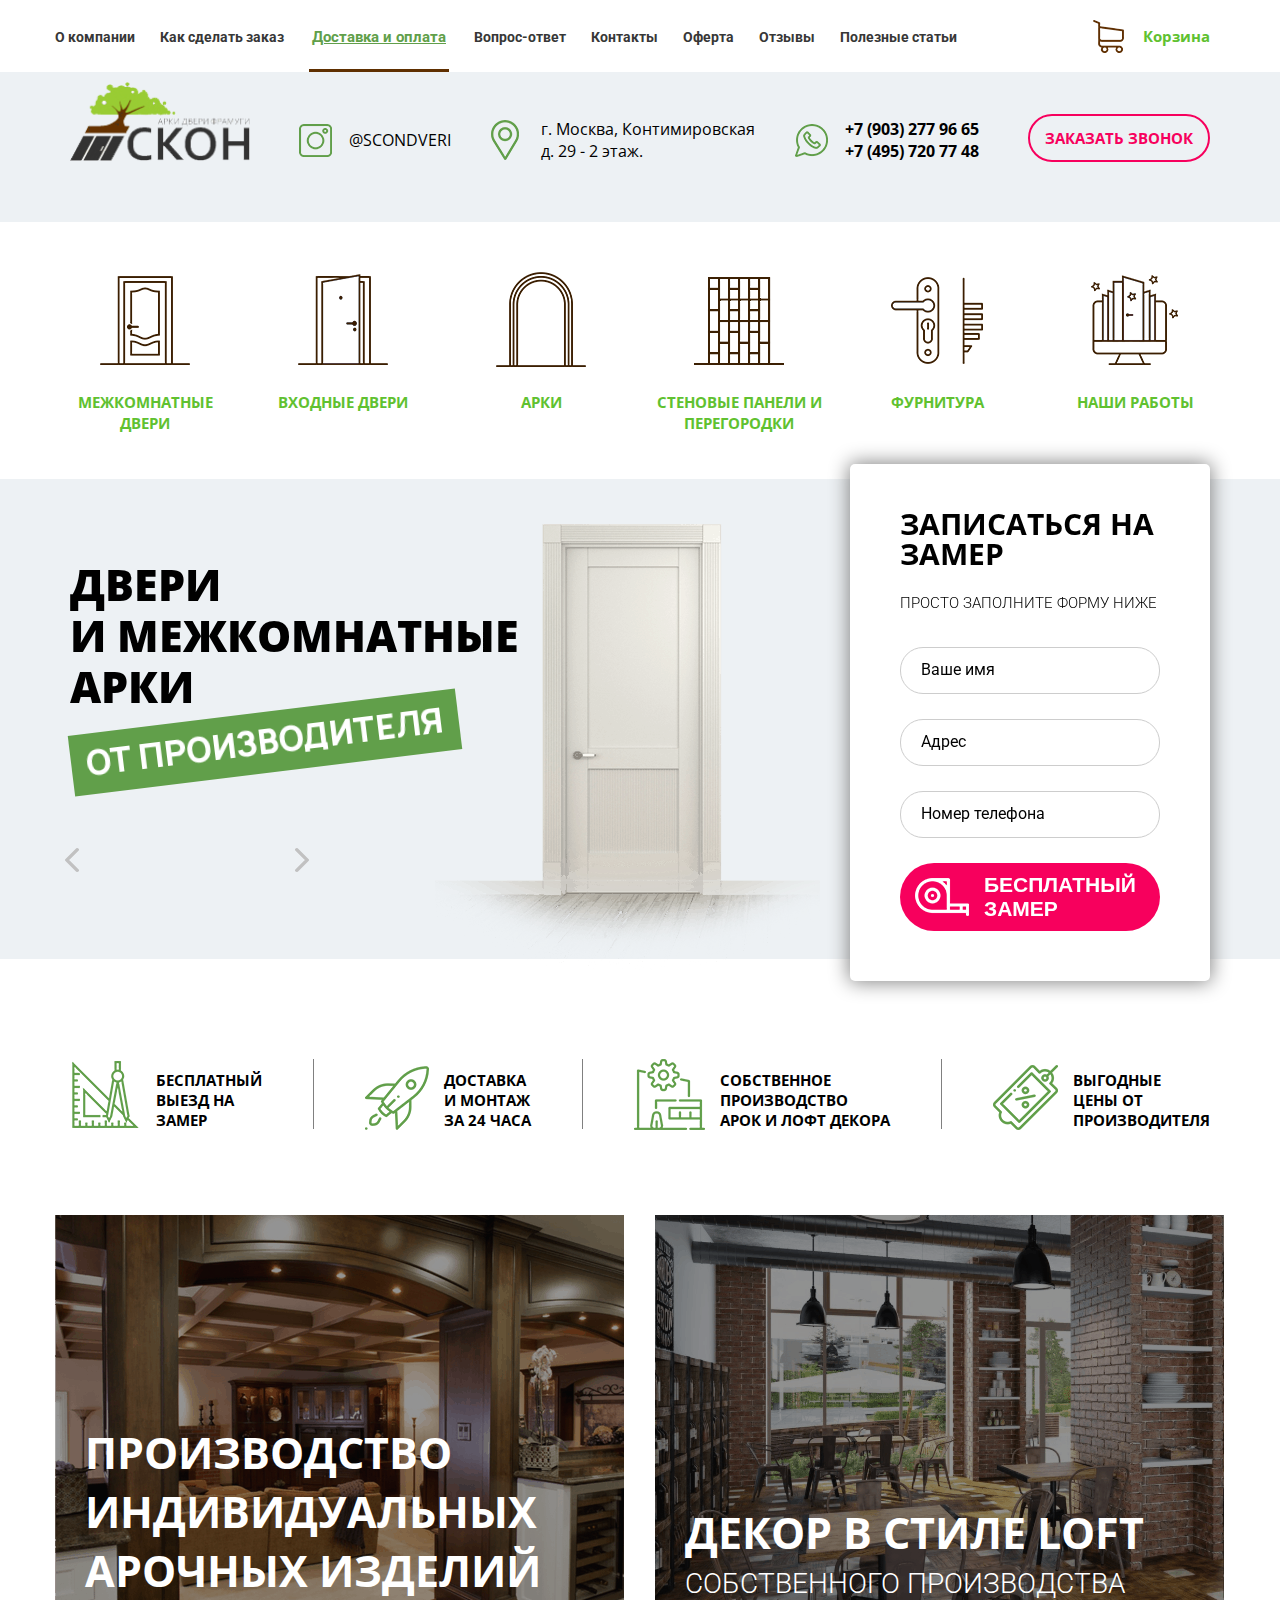
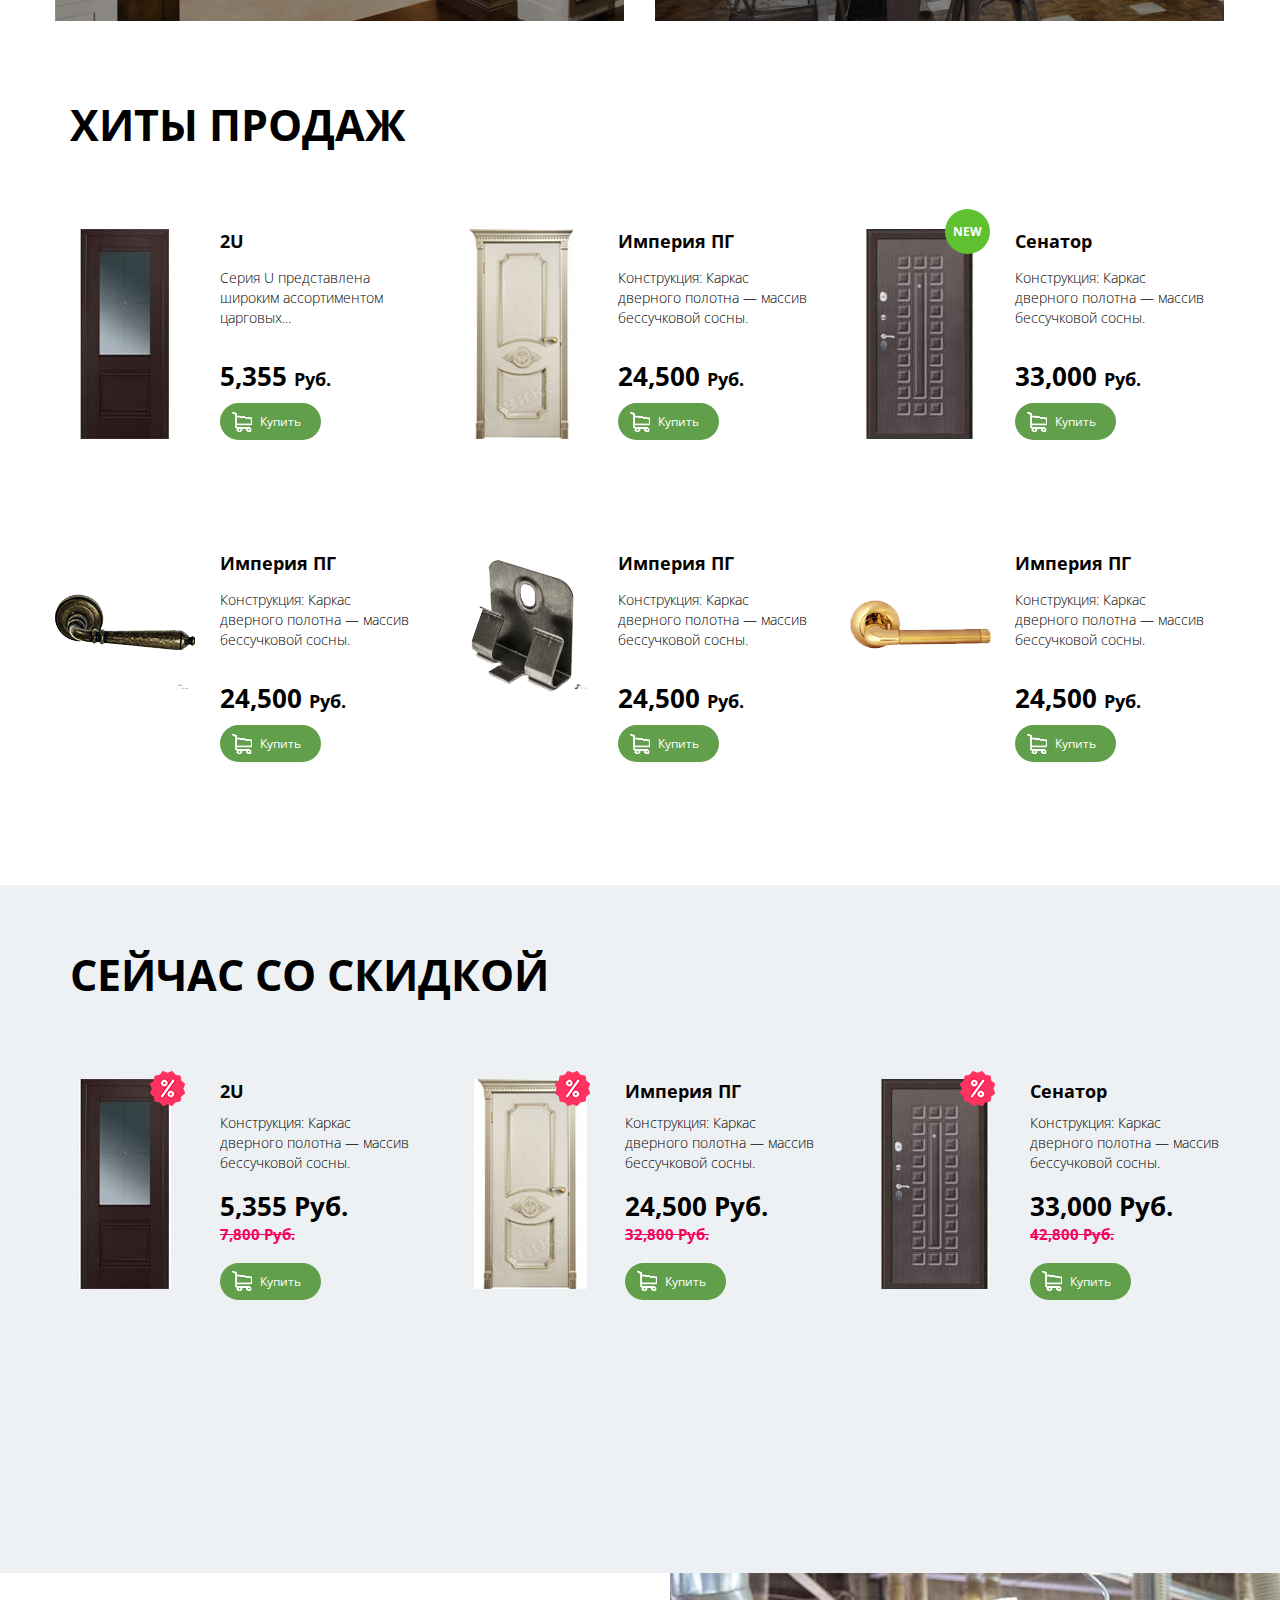
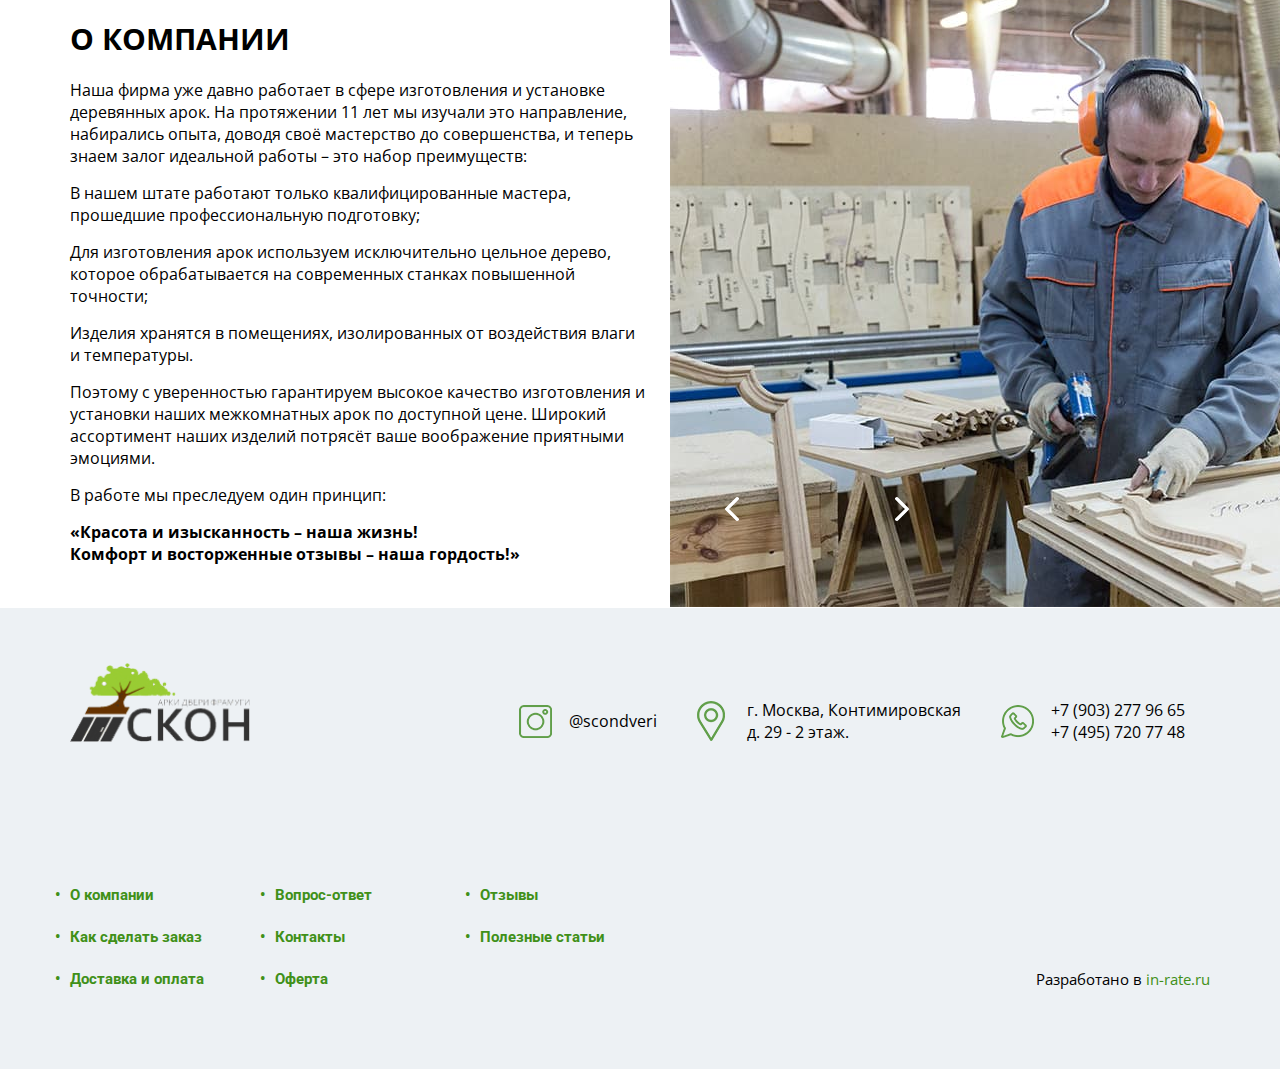
<file: index.html>
<!DOCTYPE html>
<html lang="ru">
<head>
    <meta charset="UTF-8">
    <meta name="viewport" content="width=device-width, initial-scale=1.0">
    <meta http-equiv="X-UA-Compatible" content="ie=edge">
    <title>Арки двери, фрамуги СКОН</title>
    <link rel="stylesheet" href="css/style.css">
    <link rel="stylesheet" href="css/style-adaptivity.css">
    <link rel="stylesheet" href="slick/slick.css"/>
    <link rel="stylesheet" href="slick/slick-theme.css"/>
    <link href="https://fonts.googleapis.com/css?family=Open+Sans:400,600,700,800|Roboto:300,400,700&amp;subset=cyrillic" rel="stylesheet">
    <link href="https://stackpath.bootstrapcdn.com/font-awesome/4.7.0/css/font-awesome.min.css" rel="stylesheet" integrity="sha384-wvfXpqpZZVQGK6TAh5PVlGOfQNHSoD2xbE+QkPxCAFlNEevoEH3Sl0sibVcOQVnN" crossorigin="anonymous">
    <link rel="shortcut icon" href="img/logo.png">
</head>
<body>
    <!-- Меню, контакты, товары -->
    <header>
        <div class="container">
            <!-- Меню и корзина -->
            <div class="nav-basket">
                <!-- Меню -->
                    <div class="adaptive-menu">
                        <div class="menu-toggle"></div>
                        <nav>
                            <ul>
                                <li><a href="about-us.html">О компании</a></li>
                                <li><a href="how-order.html">Как сделать заказ</a></li>
                                <li class="active"><a href="#">Доставка и оплата</a></li>
                                <li><a href="question-answer.html">Вопрос-ответ</a></li>
                                <li><a href="our-contact.html">Контакты</a></li>
                                <li><a href="offer.html">Оферта</a></li>
                                <li><a href="comments.html">Отзывы</a></li>
                                <li><a href="all-articles.html">Полезные статьи</a></li>
                            </ul>
                        </nav>
                    </div>
                <!-- Корзина -->
                <div class="basket adaptive-basket">
                    <a href="">Корзина</a>
                </div>
            </div>
        </div>
        <!-- Контакты -->
        <div class="contacts">
            <div class="container">
                <div class="logo">
                    <img src="img/logo.png" alt="Логотип">
                </div>
                <div class="communication">
                    <div class="inst">
                        <a href="#">
                            <p>@scondveri</p>
                        </a>
                    </div>
                    <div class="address">
                        <p>г. Москва, Контимировская <br>
                        д. 29 - 2 этаж.
                        </p>
                    </div>
                    <div class="whatsapp">
                        <a href="#">
                            <p>+7 (903) 277 96 65 <br>
                            +7 (495) 720 77 48
                            </p>
                        </a>
                    </div>
                </div>
                <div>
                    <a href="#" class="btn-contacts">Заказать звонок</a>
                </div>
            </div>
        </div>
        <div class="container">
            <div class="goods-list">
                <div class="goods-item">
                    <div class="goods-img">
                        <img src="img/interior-doors.png" alt="Межкомнатные двери">
                    </div>
                    <div class="goods-name">
                        <a href="#"><p>Межкомнатные двери</p></a>
                    </div>
                </div>
                <div class="goods-item">
                    <div class="goods-img">
                        <img src="img/front-door.png" alt="Входные двери">
                    </div>
                    <div class="goods-name">
                        <a href="#"><p>Входные двери</p></a>
                    </div>
                </div>
                <div class="goods-item">
                    <div class="goods-img">
                        <img src="img/arches.png" alt="Арки">
                    </div>
                    <div class="goods-name">
                        <a href="#"><p>Арки</p></a>
                    </div>
                </div>
                <div class="goods-item">
                    <div class="goods-img">
                        <img src="img/wall-panels.png" alt="Стеновые панели и перегородки">
                    </div>
                    <div class="goods-name">
                        <a href="#"><p>Стеновые панели и перегородки</p></a> 
                    </div>
                </div>
                <div class="goods-item">
                    <div class="goods-img">
                        <img src="img/furniture.png" alt="Фурнитура">
                    </div>
                    <div class="goods-name">
                        <a href="#"><p>Фурнитура</p></a>
                    </div>
                </div>
                <div class="goods-item">
                    <div class="goods-img">
                        <img src="img/our-work.png" alt="Наши работы">
                    </div>
                    <div class="goods-name">
                        <a href="#"><p>Наши работы</p></a>
                    </div>
                </div>
            </div>
        </div>
    </header>
    <!-- Слайдер и форма -->
    <section class="slider-form">
        <div class="container">
            <!-- Слайдер -->
            <div class="slider">
                <!-- Содержимое слайда -->
                <div class="slider-item">
                    <div class="slider-title">
                        <h2>Двери <br>
                            и межкомнатные <br>
                            арки <br>
                        </h2>
                        <h2 class="maker">от производителя</h2>
                    </div>
                    <div class="slider-img">
                        <img src="img/sl-doors.png" alt="Дверь">
                    </div>
                </div>
                <div class="slider-item">
                    <div class="slider-title">
                        <h2>Двери <br>
                            и межкомнатные <br>
                            арки <br>
                        </h2>
                        <h2 class="maker">от производителя</h2>
                    </div>
                    <div class="slider-img">
                        <img src="img/sl-doors.png" alt="Дверь">
                    </div>
                </div>
                <div class="slider-item">
                    <div class="slider-title">
                        <h2>Двери <br>
                            и межкомнатные <br>
                            арки <br>
                        </h2>
                        <h2 class="maker">от производителя</h2>
                    </div>
                    <div class="slider-img">
                        <img src="img/sl-doors.png" alt="Дверь">
                    </div>
                </div>
                <div class="slider-item">
                    <div class="slider-title">
                        <h2>Двери <br>
                            и межкомнатные <br>
                            арки <br>
                        </h2>
                        <h2 class="maker">от производителя</h2>
                    </div>
                    <div class="slider-img">
                        <img src="img/sl-doors.png" alt="Дверь">
                    </div>
                </div>
            </div>
            <!-- Форма -->
            <div class="form">
                <form action="#">
                    <p class="form-title">Записаться на замер</p>
                    <p class="form-description">Просто заполните форму ниже</p>
                    <input type="text" name="name" class="form-name" placeholder="Ваше имя">
                    <input type="text" name="address" class="form-address" placeholder="Адрес">
                    <input type="tel" name="phone" class="form-phone" placeholder="Номер телефона">
                    <button type="submit">
                        <img src="img/measuring-tape.png" alt="Рулетка">
                        <p>Бесплатный замер</p>
                    </button>
                </form>
            </div>
        </div>
    </section>
    <!-- Преимущества -->
    <section class="advantages">
        <div class="container">
            <div class="advantages-list">
                <div class="advantages-item">
                    <img src="img/set-square.png" alt="Замер">
                    <h3>Бесплатный <br>
                        выезд на <br>
                        замер</h3>
                </div>
                <div class="hr"></div>
                <div class="advantages-item">
                    <img src="img/startup.png" alt="Доставка">
                    <h3>ДОСТАВКА <br>
                        И МОНТАЖ <br>
                        ЗА 24 ЧАСА</h3>
                </div>
                <div class="hr hr2"></div>
                <div class="advantages-item">
                    <img src="img/manufacturing-plant.png" alt="Производство">
                    <h3>Собственное <br>
                        производство <br>
                        арок и лофт декора</h3>
                </div>
                <div class="hr"></div>
                <div class="advantages-item">
                    <img src="img/tag.png" alt="Цена">
                    <h3>Выгодные <br>
                        цены от <br>
                        производителя</h3>
                </div>
            </div>
        </div>
    </section>
    <!-- Наши работы -->
    <section class="works">
        <div class="container">
            <div class="works-list">
                <div class="works-item">
                    <div class="works-img">
                        <img src="img/works1.png" alt="Работа">
                    </div>
                    <div class="works-text">
                        <a href="#">
                            <h2>ПРОИЗВОДСТВО ИНДИВИДУАЛЬНЫХ АРОЧНЫХ ИЗДЕЛИЙ</h2>
                        </a>
                    </div>
                </div>
                <div class="works-item">
                    <div class="works-img">
                        <img src="img/works2.png" alt="Работа">
                    </div>
                    <div class="works-text">
                        <a href="#">
                            <h2>ДЕКОР В СТИЛЕ LOFT</h2>
                            <p>собственного производства</p>
                        </a>
                    </div>
                </div>
            </div>
        </div>
    </section>
    <!-- Хиты продаж -->
    <section class="sales-hits">
        <div class="container">
            <!-- Заголовок секции -->
            <div class="section-title">
                <h2>Хиты продаж</h2>
            </div>
            <div class="sales-hits-list">
                <!-- Карточка товара -->
                <div class="sales-hits-item">
                    <div class="sh-card">
                        <div class="sh-img">
                            <img src="img/sh-img1.jpg" alt="Фото товара">
                        </div>
                        <div class="sh-text">
                            <div class="sh-name">
                                <h4>2U</h4>
                            </div>
                            <div class="sh-description">
                                <p>Серия U представлена широким ассортиментом царговых...</p>
                            </div>
                            <div class="sh-price">
                                <p>5,355 <span>Руб.</span></p>
                            </div>
                            <a href="#" class="btn-buy">Купить</a>
                        </div>
                    </div>
                    <div class="sh-hover">
                        <div class="sh-presence">
                            <p>Есть на складе</p>
                        </div>
                        <div class="sh-compare">
                            <a href="#">Сравнить</a>
                        </div>
                        <div class="sh-tab">
                            <a href="#">В закладки</a>
                        </div>
                    </div>
                </div>
                <div class="sales-hits-item">
                    <div class="sh-card">
                        <div class="sh-img">
                            <img src="img/sh-img2.jpg" alt="Фото товара">
                        </div>
                        <div class="sh-text">
                            <div class="sh-name">
                                <h4>Империя ПГ</h4>
                            </div>
                            <div class="sh-description">
                                <p>Конструкция: Каркас дверного полотна — массив бессучковой сосны.</p>
                            </div>
                            <div class="sh-price">
                                <p>24,500 <span>Руб.</span></p>
                            </div>
                            <a href="#" class="btn-buy">Купить</a>
                        </div>
                    </div>
                    <div class="sh-hover">
                        <div class="sh-presence">
                            <p>Есть на складе</p>
                        </div>
                        <div class="sh-compare">
                            <a href="#">Сравнить</a>
                        </div>
                        <div class="sh-tab">
                            <a href="#">В закладки</a>
                        </div>
                    </div>
                </div>
                <div class="sales-hits-item">
                    <div class="sh-card">
                        <div class="sh-img">
                            <img src="img/sh-img3.jpg" alt="Фото товара">
                            <div class="sh-label">
                                <p>new</p>
                            </div>
                        </div>
                        <div class="sh-text">
                            <div class="sh-name">
                                <h4>Сенатор</h4>
                            </div>
                            <div class="sh-description">
                                <p>Конструкция: Каркас дверного полотна — массив бессучковой сосны.</p>
                            </div>
                            <div class="sh-price">
                                <p>33,000 <span>Руб.</span></p>
                            </div>
                            <a href="#" class="btn-buy">Купить</a>
                        </div>
                    </div>
                    <div class="sh-hover">
                        <div class="sh-presence">
                            <p>Есть на складе</p>
                        </div>
                        <div class="sh-compare">
                            <a href="#">Сравнить</a>
                        </div>
                        <div class="sh-tab">
                            <a href="#">В закладки</a>
                        </div>
                    </div>
                </div>
                <div class="sales-hits-item">
                    <div class="sh-card">
                        <div class="sh-img">
                            <img src="img/sh-img4.png" alt="Фото товара">
                        </div>
                        <div class="sh-text">
                            <div class="sh-name">
                                <h4>Империя ПГ</h4>
                            </div>
                            <div class="sh-description">
                                <p>Конструкция: Каркас дверного полотна — массив бессучковой сосны.</p>
                            </div>
                            <div class="sh-price">
                                <p>24,500 <span>Руб.</span></p>
                            </div>
                            <a href="#" class="btn-buy">Купить</a>
                        </div>
                    </div>
                    <div class="sh-hover">
                        <div class="sh-presence">
                            <p>Есть на складе</p>
                        </div>
                        <div class="sh-compare">
                            <a href="#">Сравнить</a>
                        </div>
                        <div class="sh-tab">
                            <a href="#">В закладки</a>
                        </div>
                    </div>
                </div>
                <div class="sales-hits-item">
                    <div class="sh-card">
                        <div class="sh-img">
                            <img src="img/sh-img5.png" alt="Фото товара">
                        </div>
                        <div class="sh-text">
                            <div class="sh-name">
                                <h4>Империя ПГ</h4>
                            </div>
                            <div class="sh-description">
                                <p>Конструкция: Каркас дверного полотна — массив бессучковой сосны.</p>
                            </div>
                            <div class="sh-price">
                                <p>24,500 <span>Руб.</span></p>
                            </div>
                            <a href="#" class="btn-buy">Купить</a>
                        </div>
                    </div>
                    <div class="sh-hover">
                        <div class="sh-presence">
                            <p>Есть на складе</p>
                        </div>
                        <div class="sh-compare">
                            <a href="#">Сравнить</a>
                        </div>
                        <div class="sh-tab">
                            <a href="#">В закладки</a>
                        </div>
                    </div>
                </div>
                <div class="sales-hits-item">
                    <div class="sh-card">
                        <div class="sh-img">
                            <img src="img/sh-img6.png" alt="Фото товара">
                        </div>
                        <div class="sh-text">
                            <div class="sh-name">
                                <h4>Империя ПГ</h4>
                            </div>
                            <div class="sh-description">
                                <p>Конструкция: Каркас дверного полотна — массив бессучковой сосны.</p>
                            </div>
                            <div class="sh-price">
                                <p>24,500 <span>Руб.</span></p>
                            </div>
                            <a href="#" class="btn-buy">Купить</a>
                        </div>
                    </div>
                    <div class="sh-hover">
                        <div class="sh-presence">
                            <p>Есть на складе</p>
                        </div>
                        <div class="sh-compare">
                            <a href="#">Сравнить</a>
                        </div>
                        <div class="sh-tab">
                            <a href="#">В закладки</a>
                        </div>
                    </div>
                </div>
            </div>
        </div>
    </section>
    <!-- Сейчас со скидкой -->
    <section class="discount">
        <div class="container">
            <div class="section-title">
                <h2>Сейчас со скидкой</h2>
            </div>
            <div class="discount-list">
                <div class="discount-item">
                    <div class="disc-card">
                        <div class="disc-img">
                            <img src="img/sh-img1.jpg" alt="Фото товара">
                            <div class="disc-label">
                                <img src="img/discount.png" alt="Скидка">
                            </div>
                        </div>
                        <div class="disc-text">
                            <div class="disc-name">
                                <h4>2U</h4>
                            </div>
                            <div class="disc-description">
                                <p>Конструкция: Каркас дверного полотна — массив бессучковой сосны.</p>
                            </div>
                            <div class="disc-price">
                                <p>5,355 <span>Руб.</span></p>
                                <p class="old-price">7,800 Руб.</p>
                            </div>
                            <div class="btn-compare-tab">
                                <a href="#" class="btn-buy">Купить</a>
                                <div class="compare-tab">
                                    <div class="sh-compare">
                                        <a href="#">Сравнить</a>
                                    </div>
                                    <div class="sh-tab">
                                        <a href="#">В закладки</a>
                                    </div>
                                </div>
                            </div>
                        </div>
                    </div>
                </div>
                <div class="discount-item">
                    <div class="disc-card">
                        <div class="disc-img">
                            <img src="img/sh-img2.jpg" alt="Фото товара">
                            <div class="disc-label">
                                <img src="img/discount.png" alt="Скидка">
                            </div>
                        </div>
                        <div class="disc-text">
                            <div class="disc-name">
                                <h4>Империя ПГ</h4>
                            </div>
                            <div class="disc-description">
                                <p>Конструкция: Каркас дверного полотна — массив бессучковой сосны.</p>
                            </div>
                            <div class="disc-price">
                                <p>24,500 <span>Руб.</span></p>
                                <p class="old-price">32,800 Руб.</p>
                            </div>
                            <div class="btn-compare-tab">
                                <a href="#" class="btn-buy">Купить</a>
                                <div class="compare-tab">
                                    <div class="sh-compare">
                                        <a href="#">Сравнить</a>
                                    </div>
                                    <div class="sh-tab">
                                        <a href="#">В закладки</a>
                                    </div>
                                </div>
                            </div>
                        </div>
                    </div>
                </div>
                <div class="discount-item">
                    <div class="disc-card">
                        <div class="disc-img">
                            <img src="img/sh-img3.jpg" alt="Фото товара">
                            <div class="disc-label">
                                <img src="img/discount.png" alt="Скидка">
                            </div>
                        </div>
                        <div class="disc-text">
                            <div class="disc-name">
                                <h4>Сенатор</h4>
                            </div>
                            <div class="disc-description">
                                <p>Конструкция: Каркас дверного полотна — массив бессучковой сосны.</p>
                            </div>
                            <div class="disc-price">
                                <p>33,000 <span>Руб.</span></p>
                                <p class="old-price">42,800 Руб.</p>
                            </div>
                            <div class="btn-compare-tab">
                                <a href="#" class="btn-buy">Купить</a>
                                <div class="compare-tab">
                                    <div class="sh-compare">
                                        <a href="#">Сравнить</a>
                                    </div>
                                    <div class="sh-tab">
                                        <a href="#">В закладки</a>
                                    </div>
                                </div>
                            </div>
                        </div>
                    </div>
                </div>
            </div>
        </div>
    </section>
    <!-- О компании -->
    <div class="about-company">
        <div class="container">
            <!-- Заголовок и описание -->
            <div class="about-company-text">
                <div class="section-title">
                    <h2>О компании</h2>
                </div>
                <p>Наша фирма уже давно работает в сфере изготовления и установке деревянных арок. На протяжении 11 лет мы изучали это направление, набирались опыта, доводя своё мастерство до совершенства, и теперь знаем залог идеальной работы – это набор преимуществ:</p>
                <p>В нашем штате работают только квалифицированные мастера, прошедшие профессиональную подготовку;</p>
                <p>Для изготовления арок используем исключительно цельное дерево, которое обрабатывается на современных станках повышенной точности;</p>
                <p>Изделия хранятся в помещениях, изолированных от воздействия влаги и температуры.</p>
                <p>Поэтому с уверенностью гарантируем высокое качество изготовления и установки наших межкомнатных арок по доступной цене. Широкий ассортимент наших изделий потрясёт ваше воображение приятными эмоциями.</p>
                <p>В работе мы преследуем один принцип:</p>
                <p class="quote">«Красота и изысканность – наша жизнь! <br>
                    Комфорт и восторженные отзывы – наша гордость!»</p>
            </div>
            <!-- Слайдер -->
            <div class="slider">
                <div class="slider-item">
                    <img src="img/depositphotos1.jpg" alt="Фото1">
                </div>
                <div class="slider-item">
                    <img src="img/depositphotos1.jpg" alt="Фото2">
                </div>
                <div class="slider-item">
                    <img src="img/depositphotos1.jpg" alt="Фото1">
                </div>
                <div class="slider-item">
                    <img src="img/depositphotos1.jpg" alt="Фото2">
                </div>
            </div>
        </div>
    </div>
    <footer>
        <!-- Контакты -->
        <div class="container">
            <div class="contacts">
                <div class="logo">
                    <img src="img/logo.png" alt="Логотип">
                </div>
                <div class="communication">
                    <div class="inst">
                        <p>@scondveri</p>
                    </div>
                    <div class="address">
                        <p>г. Москва, Контимировская <br>
                            д. 29 - 2 этаж.</p>
                    </div>
                    <div class="whatsapp">
                        <p>+7 (903) 277 96 65 <br>
                            +7 (495) 720 77 48</p>
                    </div>
                </div>
            </div>
            <div class="footer-nav-copyright">
                <div class="footer-nav">
                    <nav>
                        <ul>
                            <li><a href="#">О компании</a></li>
                            <li><a href="#">Вопрос-ответ</a></li>
                            <li><a href="#">Отзывы</a></li>
                            <li><a href="#">Как сделать заказ</a></li>
                            <li><a href="#">Контакты</a></li>
                            <li><a href="#">Полезные статьи</a></li>
                            <li><a href="#">Доставка и оплата</a></li>
                            <li><a href="#">Оферта</a></li>
                        </ul>
                    </nav>
                </div>
                <div class="copyright">
                    <p>Разработано в <a href="http://in-rate.ru" target="_blank">in-rate.ru</a></p>
                </div>
            </div>
        </div>
    </footer>
    <script src="https://ajax.googleapis.com/ajax/libs/jquery/3.3.1/jquery.min.js"></script>
    <script type="text/javascript" src="slick/slick.min.js"></script>
    <script src="js/js.js"></script>
    <script>
    $(document).ready(function(){
    $('.menu-toggle').click(function(){
        $('.menu-toggle').toggleClass('active')
        $('nav').toggleClass('active')
        })
    });
    </script>
</body>
</html>
</file>
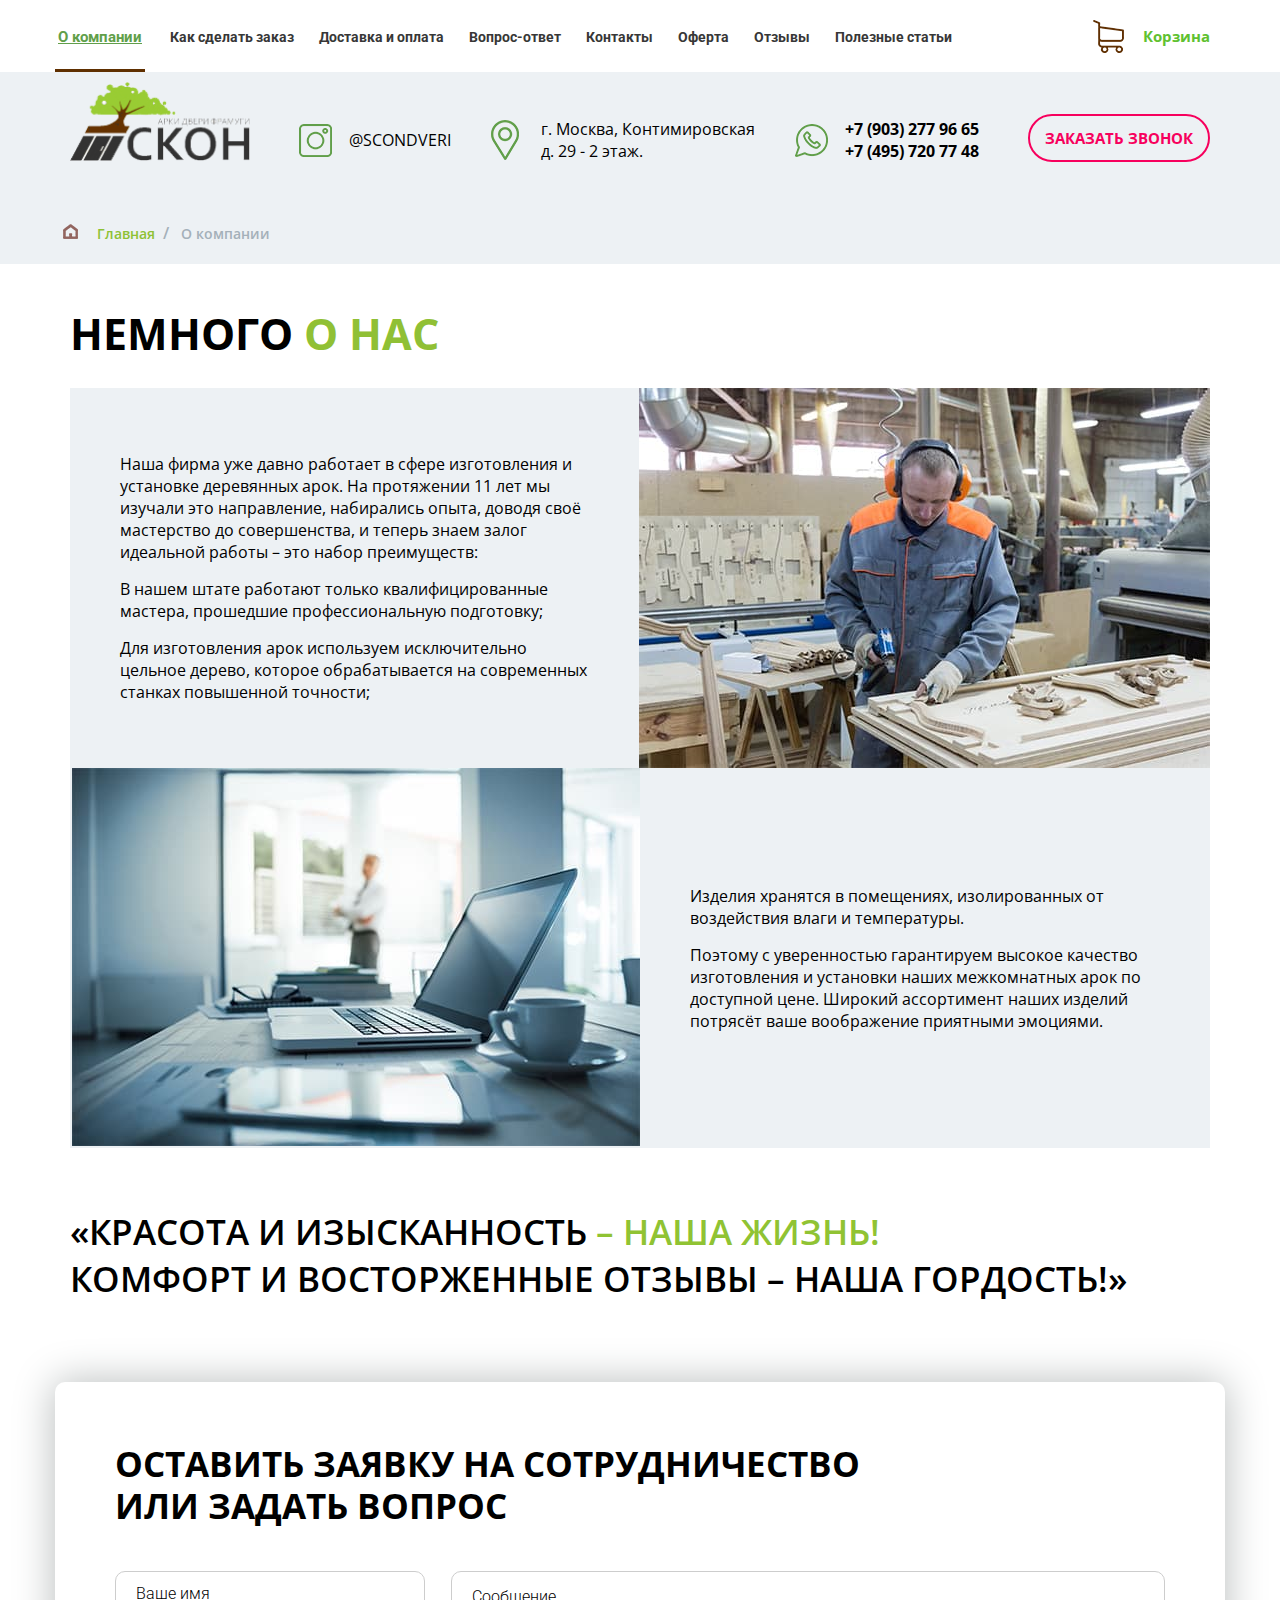
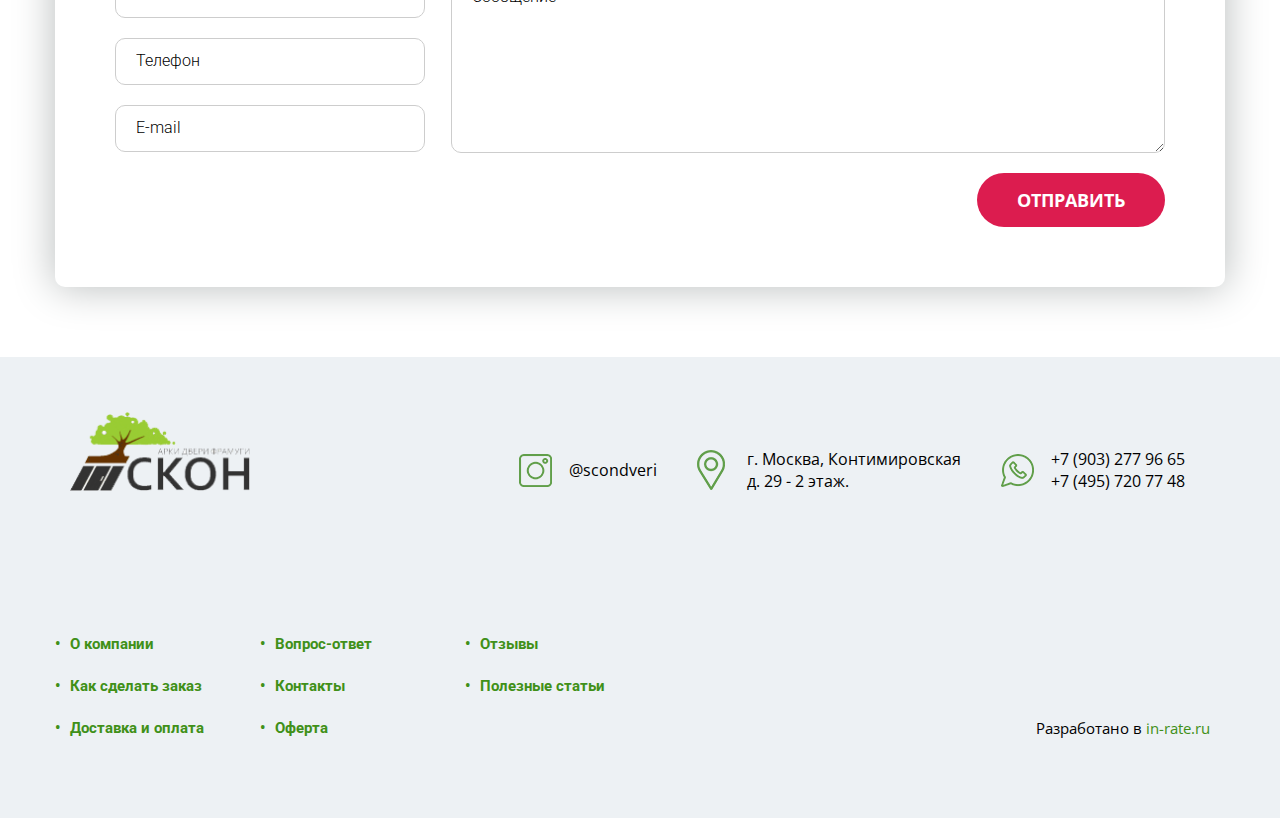
<file: about-us.html>
<!DOCTYPE html>
<html lang="ru">
<head>
    <meta charset="UTF-8">
    <meta name="viewport" content="width=device-width, initial-scale=1.0">
    <meta http-equiv="X-UA-Compatible" content="ie=edge">
    <title>Арки двери, фрамуги СКОН</title>
    <link rel="stylesheet" href="css/style.css">
    <link rel="stylesheet" href="css/about-us.css">
    <link rel="stylesheet" href="css/style-adaptivity.css">
    <link href="https://fonts.googleapis.com/css?family=Open+Sans:400,600,700,800|Roboto:300,400,700&amp;subset=cyrillic" rel="stylesheet">
    <link href="https://stackpath.bootstrapcdn.com/font-awesome/4.7.0/css/font-awesome.min.css" rel="stylesheet" integrity="sha384-wvfXpqpZZVQGK6TAh5PVlGOfQNHSoD2xbE+QkPxCAFlNEevoEH3Sl0sibVcOQVnN" crossorigin="anonymous">
    <link rel="shortcut icon" href="img/logo.png">
</head>
<body>
    <!-- Меню, контакты, товары -->
    <header>
        <div class="container">
            <!-- Меню и корзина -->
            <div class="nav-basket">
                <!-- Меню -->
                    <div class="adaptive-menu">
                        <div class="menu-toggle"></div>
                        <nav>
                            <ul>
                                <li class="active"><a href="#">О компании</a></li>
                                <li><a href="#">Как сделать заказ</a></li>
                                <li><a href="#">Доставка и оплата</a></li>
                                <li><a href="#">Вопрос-ответ</a></li>
                                <li><a href="#">Контакты</a></li>
                                <li><a href="#">Оферта</a></li>
                                <li><a href="#">Отзывы</a></li>
                                <li><a href="#">Полезные статьи</a></li>
                            </ul>
                        </nav>
                    </div>
                <!-- Корзина -->
                <div class="basket adaptive-basket">
                    <a href="">Корзина</a>
                </div>
            </div>
        </div>
        <!-- Контакты -->
        <div class="contacts">
            <div class="container">
                <div class="logo">
                    <img src="img/logo.png" alt="Логотип">
                </div>
                <div class="communication">
                    <div class="inst">
                        <a href="#">
                            <p>@scondveri</p>
                        </a>
                    </div>
                    <div class="address">
                        <p>г. Москва, Контимировская <br>
                        д. 29 - 2 этаж.
                        </p>
                    </div>
                    <div class="whatsapp">
                        <a href="#">
                            <p>+7 (903) 277 96 65 <br>
                            +7 (495) 720 77 48
                            </p>
                        </a>
                    </div>
                </div>
                <div>
                    <a href="#" class="btn-contacts">Заказать звонок</a>
                </div>
            </div>
            <div class="container container-page-path">
                <!-- Путь к странице -->
                <div class="page-path">
                    <a href="index.html" class="home-img"><img src="img/home.png" alt="Домой"></a>
                    <a href="index.html">Главная</a>
                    <a class="active-page">О компании</a>
                </div>
            </div>
        </div>
    </header>
    <section>
        <div class="container">
            <div class="section-title">
                <h2>Немного <span>о нас</span></h2>
            </div>
            <div class="about-us">
                <div class="about-us-item">
                    <div class="aui-text">
                        <p>Наша фирма уже давно работает в сфере изготовления и установке деревянных арок. На протяжении 11 лет мы изучали это направление, набирались опыта, доводя своё мастерство до совершенства, и теперь знаем залог идеальной работы – это набор преимуществ:</p>
                        <p>В нашем штате работают только квалифицированные мастера, прошедшие профессиональную подготовку;</p>
                        <p>Для изготовления арок используем исключительно цельное дерево, которое обрабатывается на современных станках повышенной точности;</p>
                    </div>
                    <div class="aui-img">
                        <img src="img/about-us1.jpg" alt="О нас">
                    </div>
                </div>
                <div class="about-us-item">
                    <div class="aui-text">
                        <p>Изделия хранятся в помещениях, изолированных от воздействия влаги и температуры.</p>
                        <p>Поэтому с уверенностью гарантируем высокое качество изготовления и установки наших межкомнатных арок по доступной цене. Широкий ассортимент наших изделий потрясёт ваше воображение приятными эмоциями.</p>
                    </div>
                    <div class="aui-img">
                        <img src="img/about-us2.jpg" alt="О нас">
                    </div>
                </div>
            </div>
            <div class="quote">
                <p>«Красота и изысканность <span>– наша жизнь!</span> <br>
                    Комфорт и восторженные отзывы – наша гордость!»</p>
            </div>
            <form action="#" class="form-about">
                <div class="form-title">
                    <h3>Оставить заявку на сотрудничество <br>
                            или задать вопрос</h3>
                </div>
                <div class="form-about-comment">
                    <div class="form-contact">
                        <input type="text" name="name" id="name" placeholder="Ваше имя">
                        <input type="tel" name="phone" id="phone" placeholder="Телефон">
                        <input type="email" name="email" id="email" placeholder="E-mail">
                    </div>
                    <textarea name="comment" id="comment" cols="30" rows="10" placeholder="Сообщение"></textarea>
                </div>
                <div class="btn-send">
                    <button type="submit">Отправить</button>
                </div>
            </form>
        </div>
    </section>
    <footer>
        <!-- Контакты -->
        <div class="container">
            <div class="contacts">
                <div class="logo">
                    <img src="img/logo.png" alt="Логотип">
                </div>
                <div class="communication">
                    <div class="inst">
                        <p>@scondveri</p>
                    </div>
                    <div class="address">
                        <p>г. Москва, Контимировская <br>
                            д. 29 - 2 этаж.</p>
                    </div>
                    <div class="whatsapp">
                        <p>+7 (903) 277 96 65 <br>
                            +7 (495) 720 77 48</p>
                    </div>
                </div>
            </div>
            <div class="footer-nav-copyright">
                <div class="footer-nav">
                    <nav>
                        <ul>
                            <li><a href="#">О компании</a></li>
                            <li><a href="#">Вопрос-ответ</a></li>
                            <li><a href="#">Отзывы</a></li>
                            <li><a href="#">Как сделать заказ</a></li>
                            <li><a href="#">Контакты</a></li>
                            <li><a href="#">Полезные статьи</a></li>
                            <li><a href="#">Доставка и оплата</a></li>
                            <li><a href="#">Оферта</a></li>
                        </ul>
                    </nav>
                </div>
                <div class="copyright">
                    <p>Разработано в <a href="http://in-rate.ru" target="_blank">in-rate.ru</a></p>
                </div>
            </div>
        </div>
    </footer>
    <script src="https://ajax.googleapis.com/ajax/libs/jquery/3.3.1/jquery.min.js"></script>
    <script>
    $(document).ready(function(){
    $('.menu-toggle').click(function(){
        $('.menu-toggle').toggleClass('active')
        $('nav').toggleClass('active')
        })
    });
    </script>
</body>
</html>
</file>
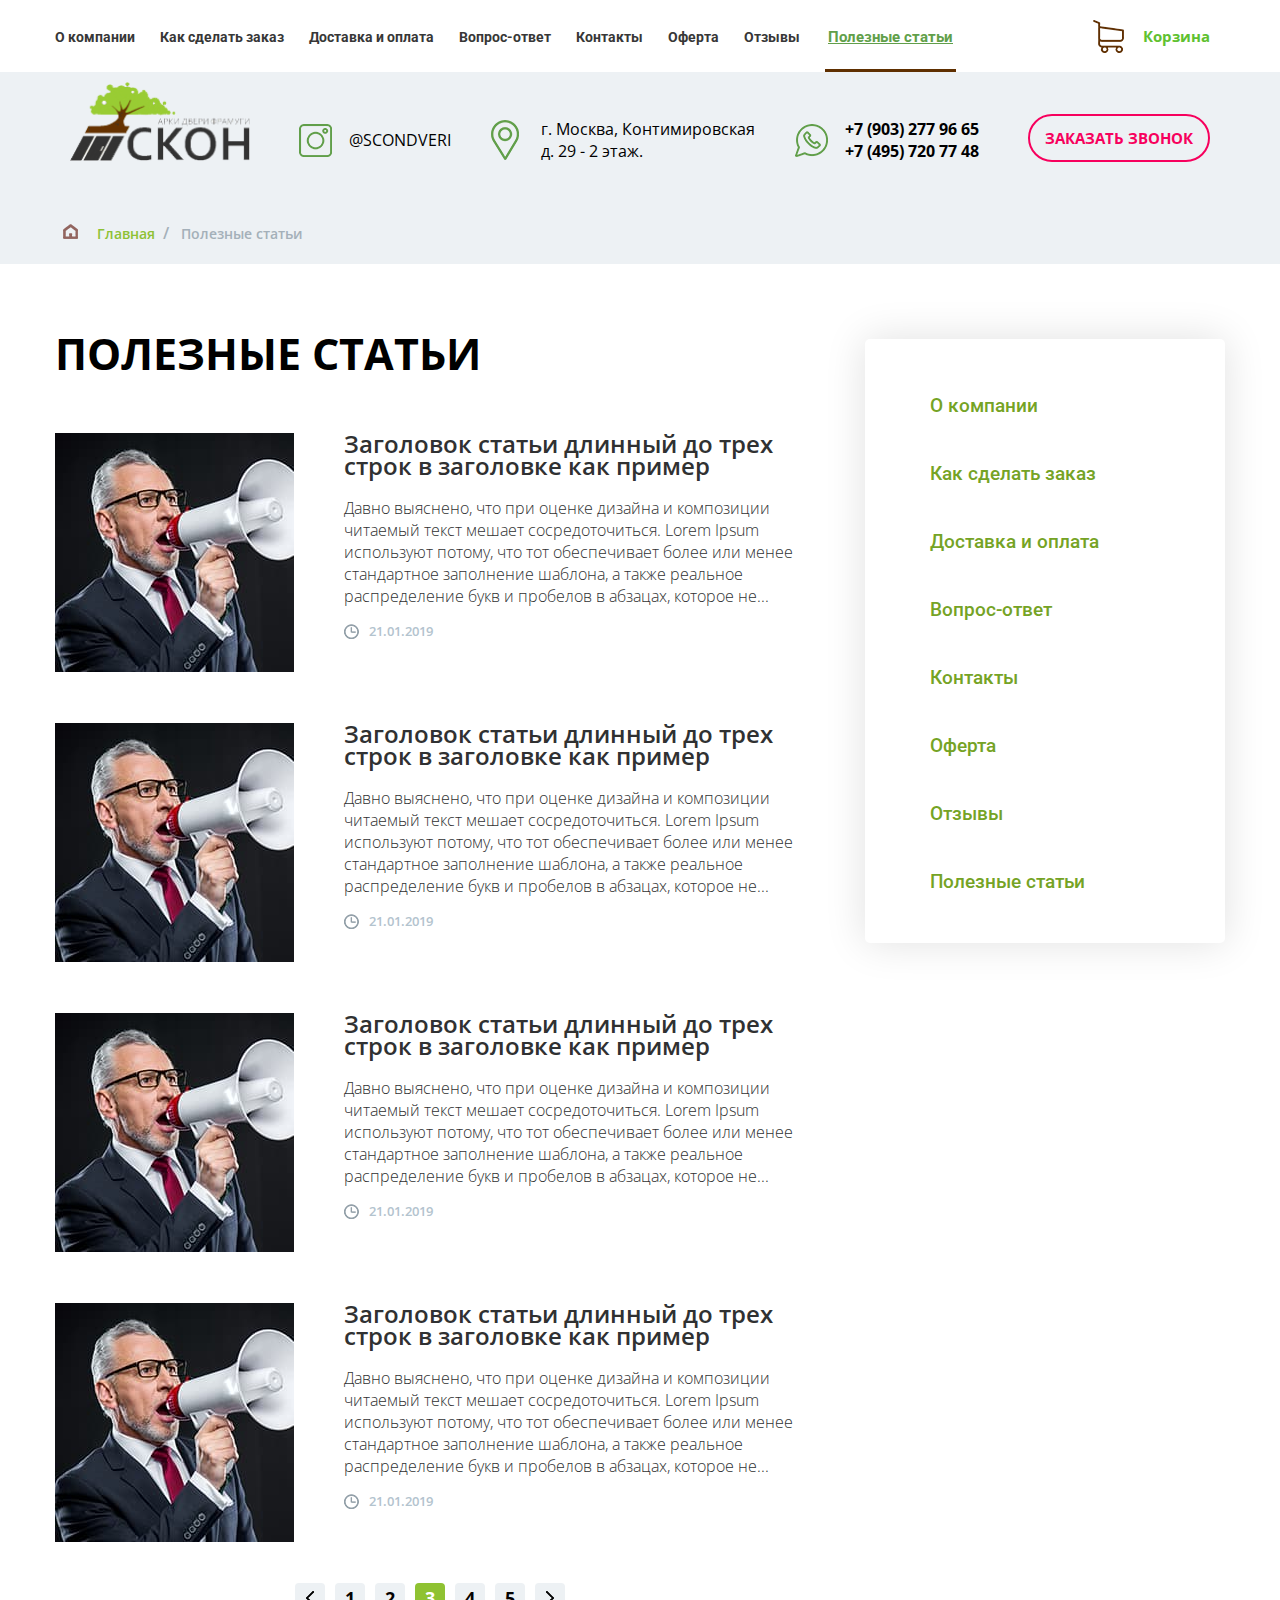
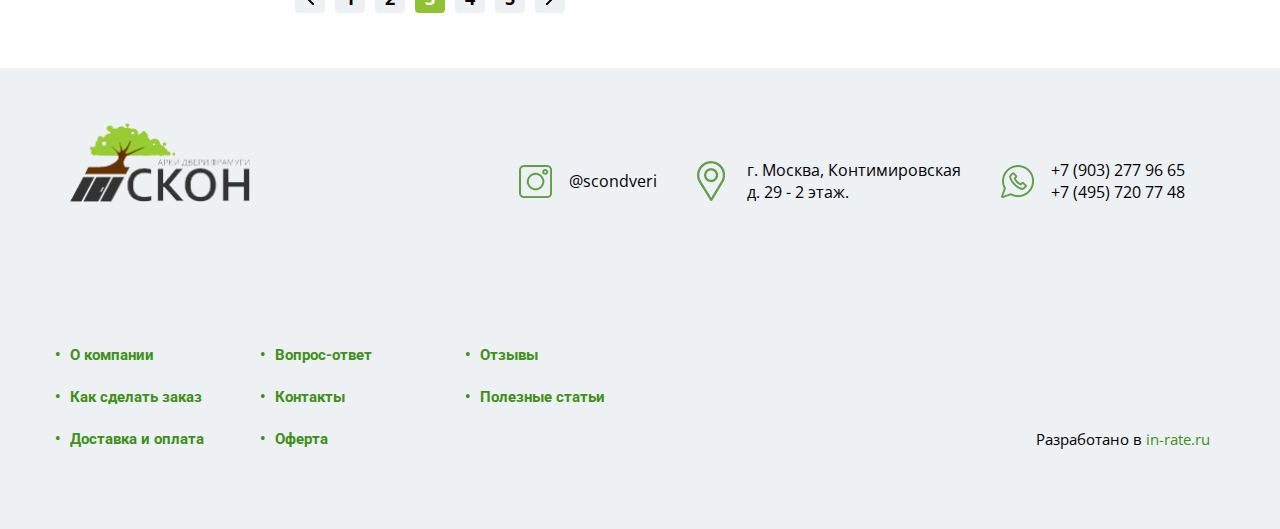
<file: all-articles.html>
<!DOCTYPE html>
<html lang="ru">
<head>
    <meta charset="UTF-8">
    <meta name="viewport" content="width=device-width, initial-scale=1.0">
    <meta http-equiv="X-UA-Compatible" content="ie=edge">
    <title>Арки двери, фрамуги СКОН</title>
    <link rel="stylesheet" href="css/style.css">
    <link rel="stylesheet" href="css/all-articles.css">
    <link rel="stylesheet" href="css/style-adaptivity.css">
    <link href="https://fonts.googleapis.com/css?family=Open+Sans:400,600,700,800|Roboto:300,400,700&amp;subset=cyrillic" rel="stylesheet">
    <link href="https://stackpath.bootstrapcdn.com/font-awesome/4.7.0/css/font-awesome.min.css" rel="stylesheet" integrity="sha384-wvfXpqpZZVQGK6TAh5PVlGOfQNHSoD2xbE+QkPxCAFlNEevoEH3Sl0sibVcOQVnN" crossorigin="anonymous">
    <link rel="shortcut icon" href="img/logo.png">
</head>
<body>
    <!-- Меню, контакты, товары -->
    <header>
        <div class="container">
            <!-- Меню и корзина -->
            <div class="nav-basket">
                <!-- Меню -->
                    <div class="adaptive-menu">
                        <div class="menu-toggle"></div>
                        <nav>
                            <ul>
                                <li><a href="#">О компании</a></li>
                                <li><a href="#">Как сделать заказ</a></li>
                                <li><a href="#">Доставка и оплата</a></li>
                                <li><a href="#">Вопрос-ответ</a></li>
                                <li><a href="#">Контакты</a></li>
                                <li><a href="#">Оферта</a></li>
                                <li><a href="#">Отзывы</a></li>
                                <li class="active"><a href="#">Полезные статьи</a></li>
                            </ul>
                        </nav>
                    </div>
                <!-- Корзина -->
                <div class="basket adaptive-basket">
                    <a href="">Корзина</a>
                </div>
            </div>
        </div>
        <!-- Контакты -->
        <div class="contacts">
            <div class="container">
                <div class="logo">
                    <img src="img/logo.png" alt="Логотип">
                </div>
                <div class="communication">
                    <div class="inst">
                        <a href="#">
                            <p>@scondveri</p>
                        </a>
                    </div>
                    <div class="address">
                        <p>г. Москва, Контимировская <br>
                        д. 29 - 2 этаж.
                        </p>
                    </div>
                    <div class="whatsapp">
                        <a href="#">
                            <p>+7 (903) 277 96 65 <br>
                            +7 (495) 720 77 48
                            </p>
                        </a>
                    </div>
                </div>
                <div>
                    <a href="#" class="btn-contacts">Заказать звонок</a>
                </div>
            </div>
            <div class="container container-page-path">
                <!-- Путь к странице -->
                <div class="page-path">
                    <a href="index.html" class="home-img"><img src="img/home.png" alt="Домой"></a>
                    <a href="index.html">Главная</a>
                    <a class="active-page">Полезные статьи</a>
                </div>
            </div>
        </div>
    </header>
    <section class="all-articles">
        <div class="container">
            <div class="articles-list">
                <div class="section-title">
                    <h2>Полезные статьи</h2>
                </div>
                <div class="article-item">
                    <div class="articles-img">
                        <img src="img/articles.jpg" alt="Картинка статьи">
                    </div>
                    <div class="articles-description">
                        <div class="articles-title">
                            <h3>Заголовок статьи длинный до 
                                    трех строк в заголовке
                                    как пример</h3>
                        </div>
                        <div class="articles-intro">
                            <p>Давно выяснено, что при оценке дизайна и композиции читаемый текст мешает сосредоточиться. Lorem Ipsum используют потому, что тот обеспечивает более или менее стандартное заполнение шаблона, а также реальное распределение букв и пробелов в абзацах, которое не...</p>
                        </div>
                        <div class="articles-date">
                            <p>21.01.2019</p>
                        </div>
                    </div>
                </div>
                <div class="article-item">
                    <div class="articles-img">
                        <img src="img/articles.jpg" alt="Картинка статьи">
                    </div>
                    <div class="articles-description">
                        <div class="articles-title">
                            <h3>Заголовок статьи длинный до 
                                    трех строк в заголовке
                                    как пример</h3>
                        </div>
                        <div class="articles-intro">
                            <p>Давно выяснено, что при оценке дизайна и композиции читаемый текст мешает сосредоточиться. Lorem Ipsum используют потому, что тот обеспечивает более или менее стандартное заполнение шаблона, а также реальное распределение букв и пробелов в абзацах, которое не...</p>
                        </div>
                        <div class="articles-date">
                            <p>21.01.2019</p>
                        </div>
                    </div>
                </div>
                <div class="article-item">
                    <div class="articles-img">
                        <img src="img/articles.jpg" alt="Картинка статьи">
                    </div>
                    <div class="articles-description">
                        <div class="articles-title">
                            <h3>Заголовок статьи длинный до 
                                    трех строк в заголовке
                                    как пример</h3>
                        </div>
                        <div class="articles-intro">
                            <p>Давно выяснено, что при оценке дизайна и композиции читаемый текст мешает сосредоточиться. Lorem Ipsum используют потому, что тот обеспечивает более или менее стандартное заполнение шаблона, а также реальное распределение букв и пробелов в абзацах, которое не...</p>
                        </div>
                        <div class="articles-date">
                            <p>21.01.2019</p>
                        </div>
                    </div>
                </div>
                <div class="article-item">
                    <div class="articles-img">
                        <img src="img/articles.jpg" alt="Картинка статьи">
                    </div>
                    <div class="articles-description">
                        <div class="articles-title">
                            <h3>Заголовок статьи длинный до 
                                    трех строк в заголовке
                                    как пример</h3>
                        </div>
                        <div class="articles-intro">
                            <p>Давно выяснено, что при оценке дизайна и композиции читаемый текст мешает сосредоточиться. Lorem Ipsum используют потому, что тот обеспечивает более или менее стандартное заполнение шаблона, а также реальное распределение букв и пробелов в абзацах, которое не...</p>
                        </div>
                        <div class="articles-date">
                            <p>21.01.2019</p>
                        </div>
                    </div>
                </div>
                <div class="articles-page">
                    <a href="#" class="prev-page"></a>
                    <a href="#" class="number-page">
                        <p>1</p>
                    </a>
                    <a href="#" class="number-page">
                        <p>2</p>
                    </a>
                    <a href="#" class="number-page active-number-page">
                        <p>3</p>
                    </a>
                    <a href="#" class="number-page">
                        <p>4</p>
                    </a>
                    <a href="#" class="number-page">
                        <p>5</p>
                    </a>
                    <a href="#" class="next-page"></a>
                </div>
            </div>
            <div class="side-menu">
                <nav>
                    <ul>
                        <li><a href="#">О компании</a></li>
                        <li><a href="#">Как сделать заказ</a></li>
                        <li><a href="#">Доставка и оплата</a></li>
                        <li><a href="#">Вопрос-ответ</a></li>
                        <li><a href="#">Контакты</a></li>
                        <li><a href="#">Оферта</a></li>
                        <li><a href="#">Отзывы</a></li>
                        <li><a href="#">Полезные статьи</a></li>
                    </ul>
                </nav>
            </div>
        </div>
    </section>
    <footer>
        <!-- Контакты -->
        <div class="container">
            <div class="contacts">
                <div class="logo">
                    <img src="img/logo.png" alt="Логотип">
                </div>
                <div class="communication">
                    <div class="inst">
                        <p>@scondveri</p>
                    </div>
                    <div class="address">
                        <p>г. Москва, Контимировская <br>
                            д. 29 - 2 этаж.</p>
                    </div>
                    <div class="whatsapp">
                        <p>+7 (903) 277 96 65 <br>
                            +7 (495) 720 77 48</p>
                    </div>
                </div>
            </div>
            <div class="footer-nav-copyright">
                <div class="footer-nav">
                    <nav>
                        <ul>
                            <li><a href="#">О компании</a></li>
                            <li><a href="#">Вопрос-ответ</a></li>
                            <li><a href="#">Отзывы</a></li>
                            <li><a href="#">Как сделать заказ</a></li>
                            <li><a href="#">Контакты</a></li>
                            <li><a href="#">Полезные статьи</a></li>
                            <li><a href="#">Доставка и оплата</a></li>
                            <li><a href="#">Оферта</a></li>
                        </ul>
                    </nav>
                </div>
                <div class="copyright">
                    <p>Разработано в <a href="http://in-rate.ru" target="_blank">in-rate.ru</a></p>
                </div>
            </div>
        </div>
    </footer>
    <script src="https://ajax.googleapis.com/ajax/libs/jquery/3.3.1/jquery.min.js"></script>
    <script>
    $(document).ready(function(){
    $('.menu-toggle').click(function(){
        $('.menu-toggle').toggleClass('active')
        $('nav').toggleClass('active')
        })
    });
    </script>
</body>
</html>
</file>
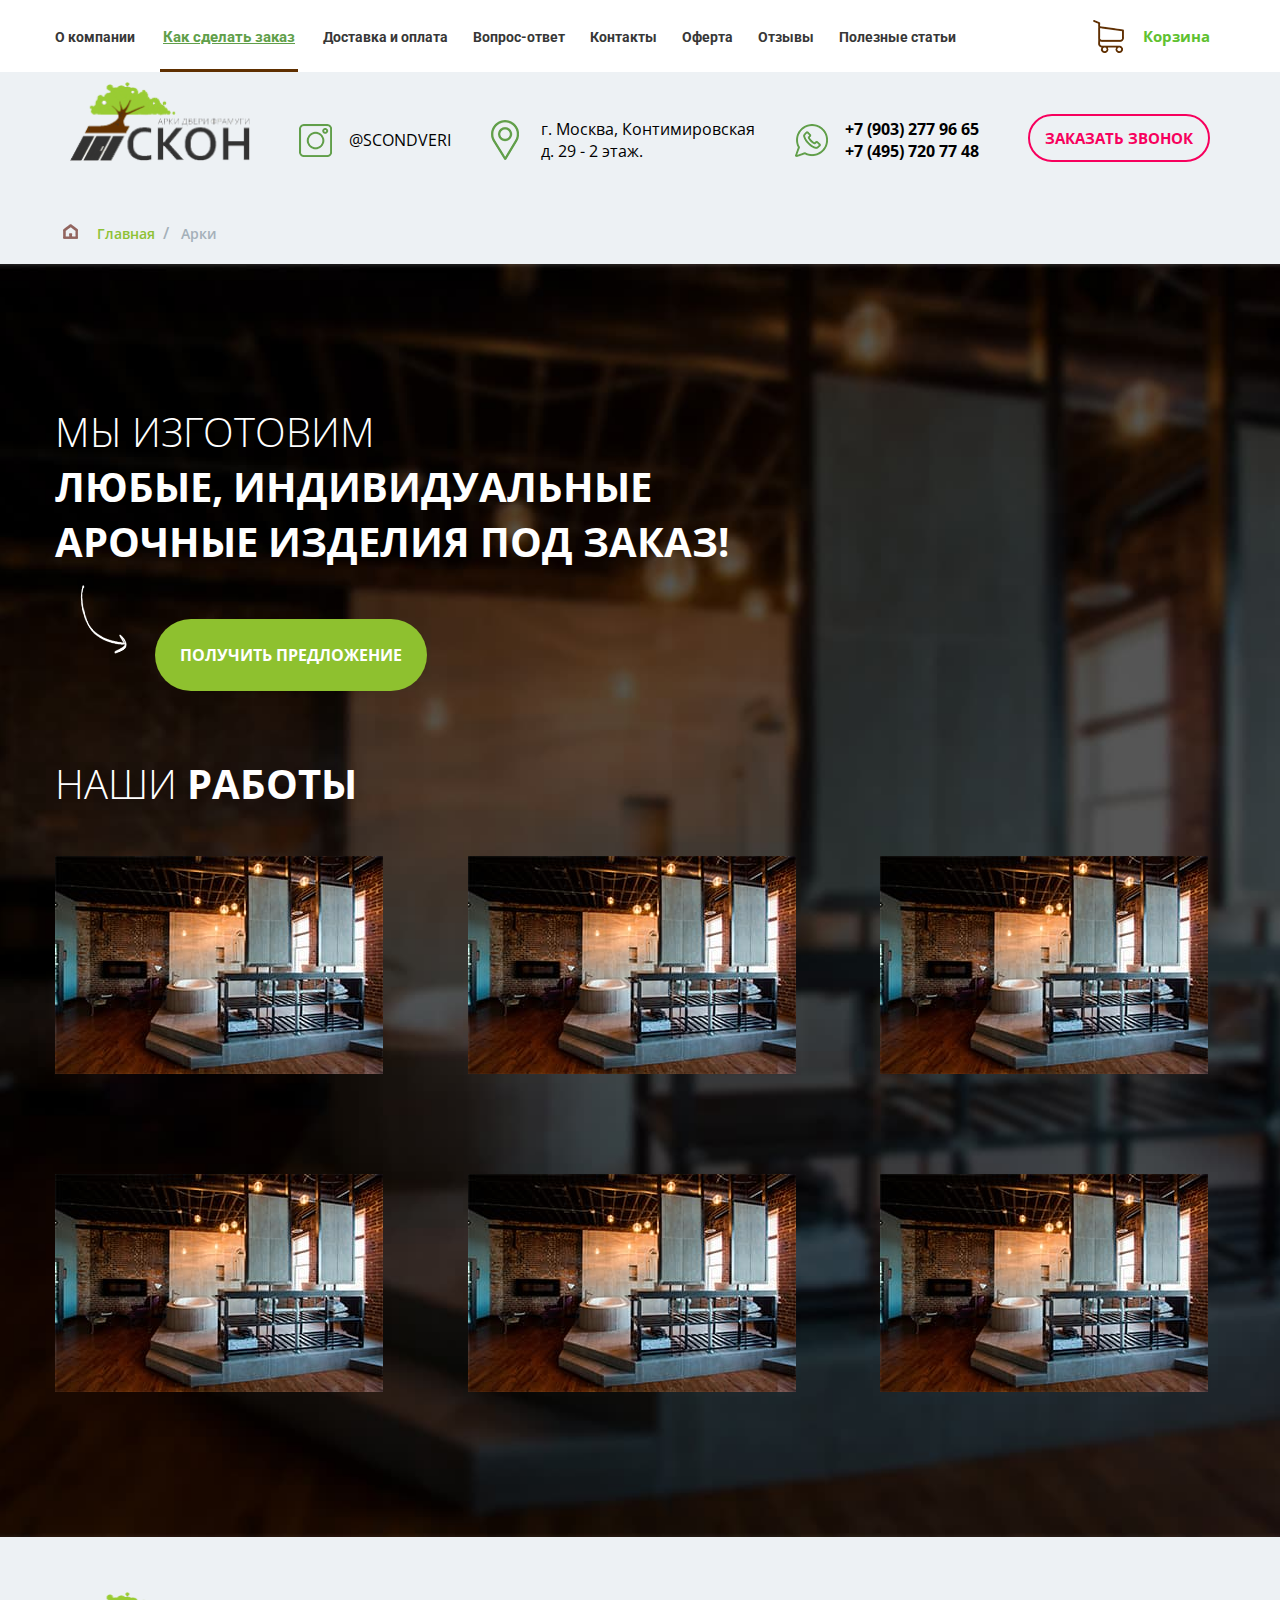
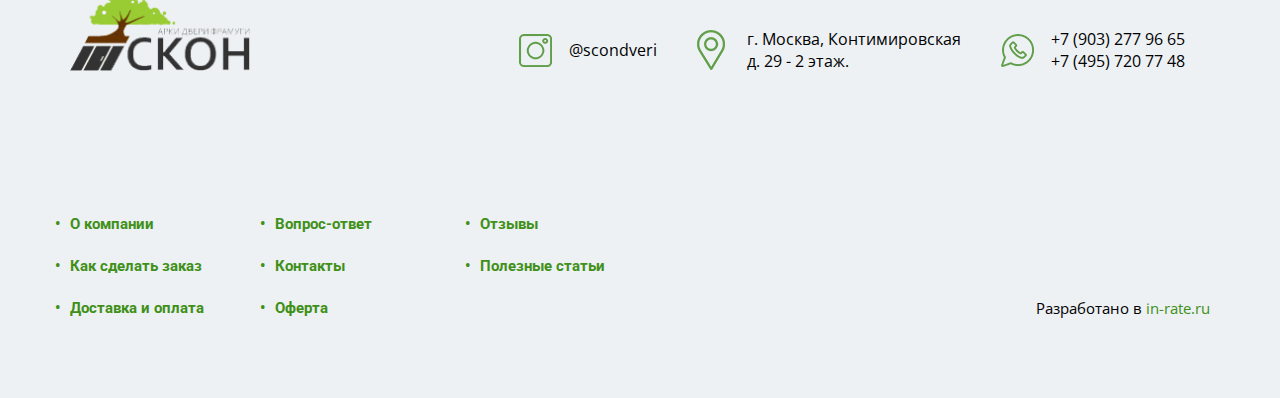
<file: arches.html>
<!DOCTYPE html>
<html lang="ru">
<head>
    <meta charset="UTF-8">
    <meta name="viewport" content="width=device-width, initial-scale=1.0">
    <meta http-equiv="X-UA-Compatible" content="ie=edge">
    <title>Арки двери, фрамуги СКОН</title>
    <link rel="stylesheet" href="css/style.css">
    <link rel="stylesheet" href="css/arches.css">
    <link rel="stylesheet" href="css/style-adaptivity.css">
    <link href="https://fonts.googleapis.com/css?family=Open+Sans:400,600,700,800|Roboto:300,400,700&amp;subset=cyrillic" rel="stylesheet">
    <link href="https://stackpath.bootstrapcdn.com/font-awesome/4.7.0/css/font-awesome.min.css" rel="stylesheet" integrity="sha384-wvfXpqpZZVQGK6TAh5PVlGOfQNHSoD2xbE+QkPxCAFlNEevoEH3Sl0sibVcOQVnN" crossorigin="anonymous">
    <link rel="shortcut icon" href="img/logo.png">
</head>
<body>
    <!-- Меню, контакты, товары -->
    <header>
        <div class="container">
            <!-- Меню и корзина -->
            <div class="nav-basket">
                <!-- Меню -->
                    <div class="adaptive-menu">
                        <div class="menu-toggle"></div>
                        <nav>
                            <ul>
                                <li><a href="#">О компании</a></li>
                                <li class="active"><a href="#">Как сделать заказ</a></li>
                                <li><a href="#">Доставка и оплата</a></li>
                                <li><a href="#">Вопрос-ответ</a></li>
                                <li><a href="#">Контакты</a></li>
                                <li><a href="#">Оферта</a></li>
                                <li><a href="#">Отзывы</a></li>
                                <li><a href="#">Полезные статьи</a></li>
                            </ul>
                        </nav>
                    </div>
                <!-- Корзина -->
                <div class="basket adaptive-basket">
                    <a href="">Корзина</a>
                </div>
            </div>
        </div>
        <!-- Контакты -->
        <div class="contacts">
            <div class="container">
                <div class="logo">
                    <img src="img/logo.png" alt="Логотип">
                </div>
                <div class="communication">
                    <div class="inst">
                        <a href="#">
                            <p>@scondveri</p>
                        </a>
                    </div>
                    <div class="address">
                        <p>г. Москва, Контимировская <br>
                        д. 29 - 2 этаж.
                        </p>
                    </div>
                    <div class="whatsapp">
                        <a href="#">
                            <p>+7 (903) 277 96 65 <br>
                            +7 (495) 720 77 48
                            </p>
                        </a>
                    </div>
                </div>
                <div>
                    <a href="#" class="btn-contacts">Заказать звонок</a>
                </div>
            </div>
            <div class="container container-page-path">
                <!-- Путь к странице -->
                <div class="page-path">
                    <a href="index.html" class="home-img"><img src="img/home.png" alt="Домой"></a>
                    <a href="index.html">Главная</a>
                    <a class="active-page">Арки</a>
                </div>
            </div>
        </div>
    </header>
    <section class="arches">
        <div class="container">
            <div class="arches-title">
                <h2><span>МЫ ИЗГОТОВИМ</span> <br>
                    ЛЮБЫЕ, ИНДИВИДУАЛЬНЫЕ <br>
                    АРОЧНЫЕ ИЗДЕЛИЯ ПОД ЗАКАЗ!
                </h2>
                <div class="arches-arrow">
                    <img src="img/arches-arrow.png" alt="Стрелка">
                </div>
            </div>
            <div class="arches-btn">
                <a href="#">ПОЛУЧИТЬ ПРЕДЛОЖЕНИЕ</a>
            </div>
            <div class="arches-title-work">
                <h2><span>НАШИ</span> РАБОТЫ</h2>
            </div>
            <div class="arches-work-list">
                <div class="arches-work-item">
                    <div class="awi-img">
                        <img src="img/arches-pf.jpg" alt="Наша работа">
                    </div>
                </div>
                <div class="arches-work-item">
                    <div class="awi-img">
                        <img src="img/arches-pf.jpg" alt="Наша работа">
                    </div>
                </div>
                <div class="arches-work-item">
                    <div class="awi-img">
                        <img src="img/arches-pf.jpg" alt="Наша работа">
                    </div>
                </div>
                <div class="arches-work-item">
                    <div class="awi-img">
                        <img src="img/arches-pf.jpg" alt="Наша работа">
                    </div>
                </div>
                <div class="arches-work-item">
                    <div class="awi-img">
                        <img src="img/arches-pf.jpg" alt="Наша работа">
                    </div>
                </div>
                <div class="arches-work-item">
                    <div class="awi-img">
                        <img src="img/arches-pf.jpg" alt="Наша работа">
                    </div>
                </div>
            </div>
        </div>
    </section>
    <footer>
        <!-- Контакты -->
        <div class="container">
            <div class="contacts">
                <div class="logo">
                    <img src="img/logo.png" alt="Логотип">
                </div>
                <div class="communication">
                    <div class="inst">
                        <p>@scondveri</p>
                    </div>
                    <div class="address">
                        <p>г. Москва, Контимировская <br>
                            д. 29 - 2 этаж.</p>
                    </div>
                    <div class="whatsapp">
                        <p>+7 (903) 277 96 65 <br>
                            +7 (495) 720 77 48</p>
                    </div>
                </div>
            </div>
            <div class="footer-nav-copyright">
                <div class="footer-nav">
                    <nav>
                        <ul>
                            <li><a href="#">О компании</a></li>
                            <li><a href="#">Вопрос-ответ</a></li>
                            <li><a href="#">Отзывы</a></li>
                            <li><a href="#">Как сделать заказ</a></li>
                            <li><a href="#">Контакты</a></li>
                            <li><a href="#">Полезные статьи</a></li>
                            <li><a href="#">Доставка и оплата</a></li>
                            <li><a href="#">Оферта</a></li>
                        </ul>
                    </nav>
                </div>
                <div class="copyright">
                    <p>Разработано в <a href="http://in-rate.ru" target="_blank">in-rate.ru</a></p>
                </div>
            </div>
        </div>
    </footer>
    <script src="https://ajax.googleapis.com/ajax/libs/jquery/3.3.1/jquery.min.js"></script>
    <script>
    $(document).ready(function(){
    $('.menu-toggle').click(function(){
        $('.menu-toggle').toggleClass('active')
        $('nav').toggleClass('active')
        })
    });
    </script>
</body>
</html>
</file>
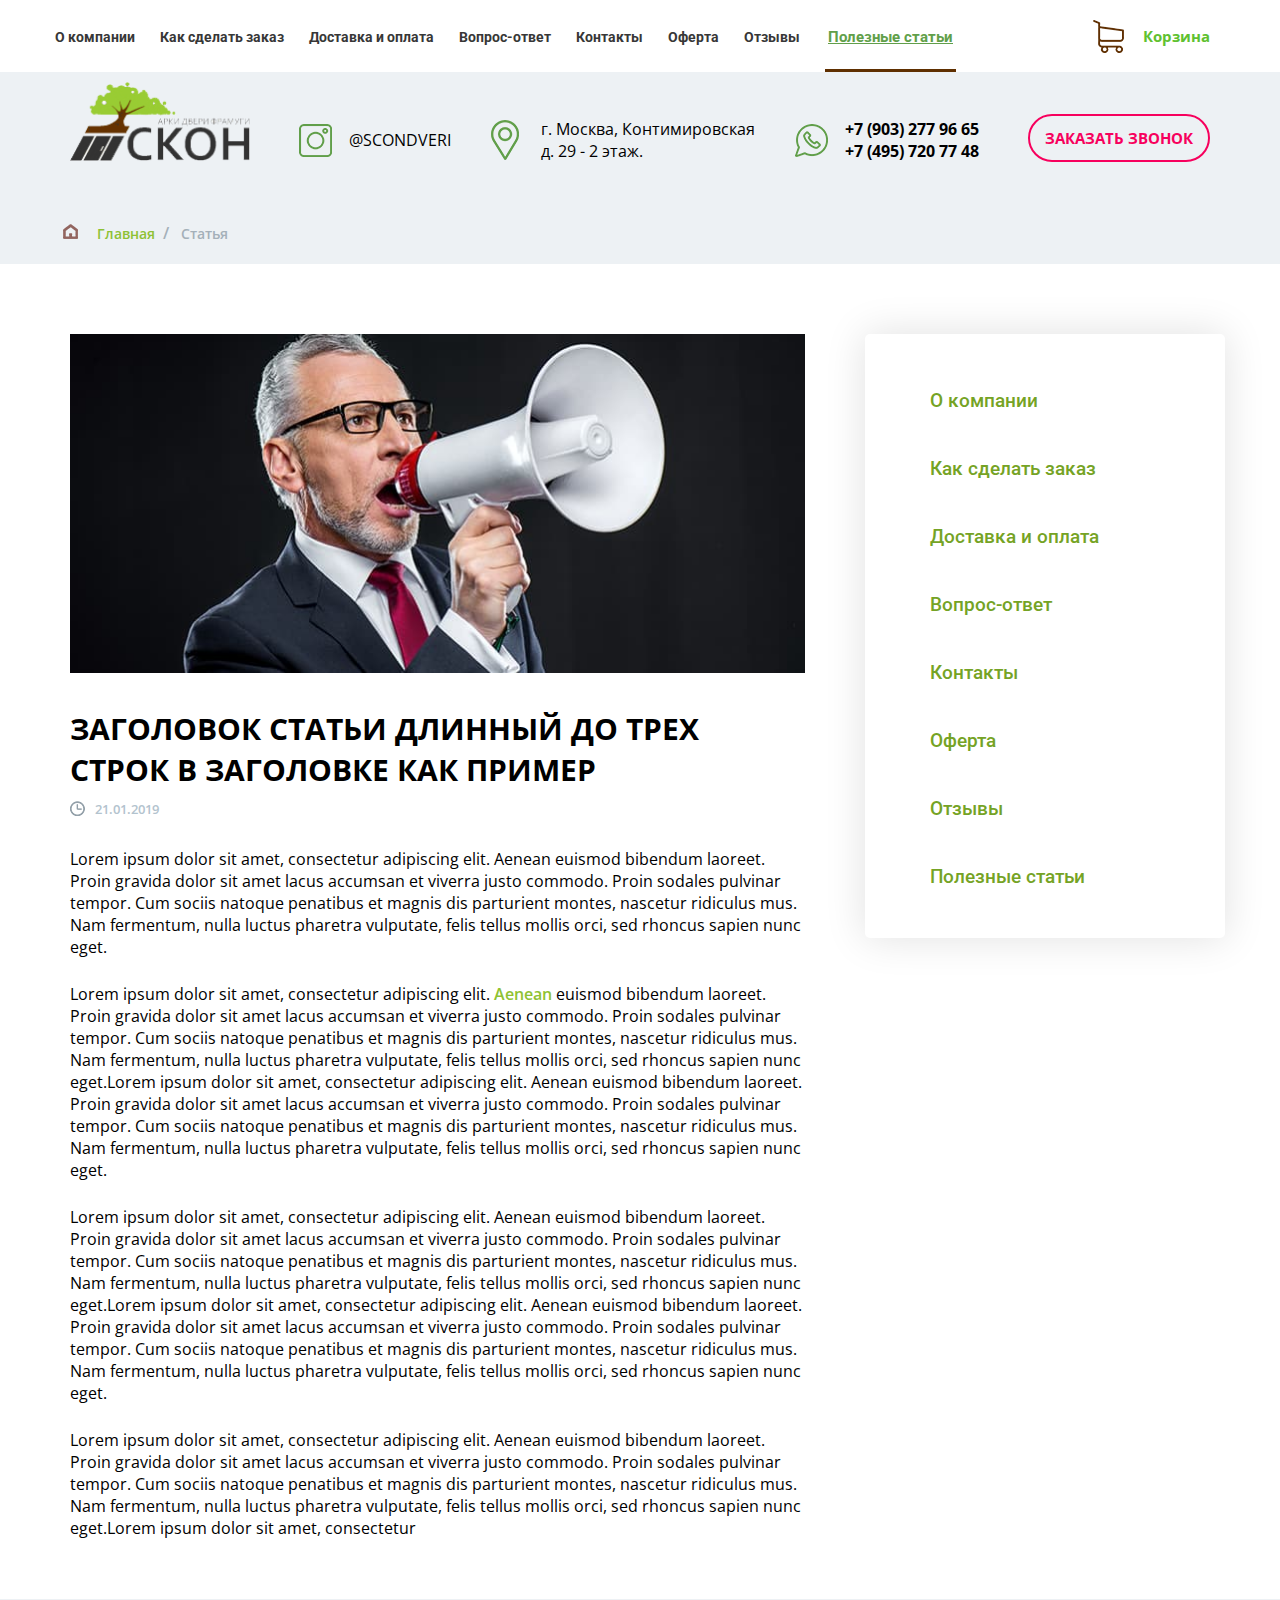
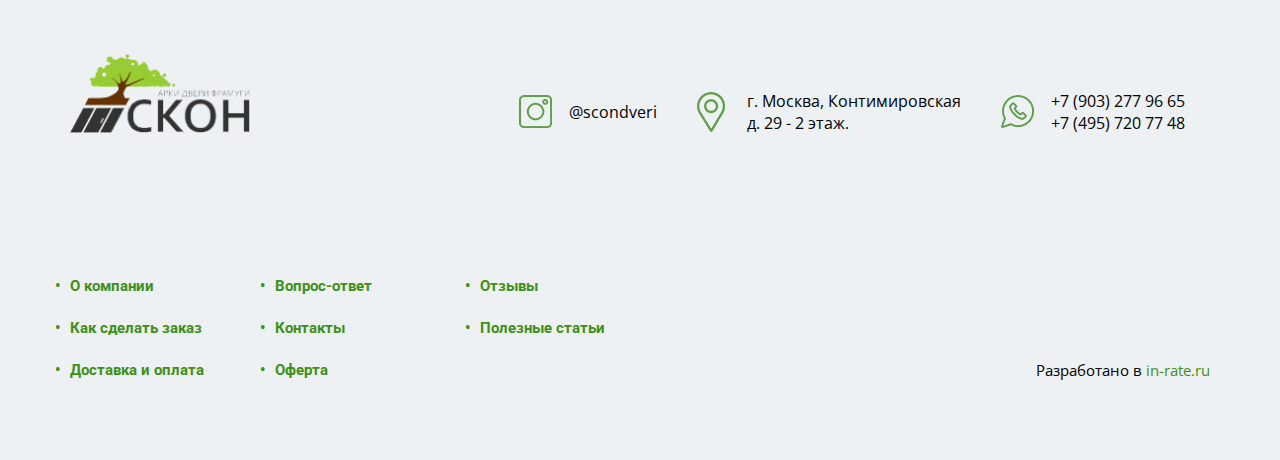
<file: article.html>
<!DOCTYPE html>
<html lang="ru">
<head>
    <meta charset="UTF-8">
    <meta name="viewport" content="width=device-width, initial-scale=1.0">
    <meta http-equiv="X-UA-Compatible" content="ie=edge">
    <title>Арки двери, фрамуги СКОН</title>
    <link rel="stylesheet" href="css/style.css">
    <link rel="stylesheet" href="css/article.css">
    <link rel="stylesheet" href="css/style-adaptivity.css">
    <link href="https://fonts.googleapis.com/css?family=Open+Sans:400,600,700,800|Roboto:300,400,700&amp;subset=cyrillic" rel="stylesheet">
    <link href="https://stackpath.bootstrapcdn.com/font-awesome/4.7.0/css/font-awesome.min.css" rel="stylesheet" integrity="sha384-wvfXpqpZZVQGK6TAh5PVlGOfQNHSoD2xbE+QkPxCAFlNEevoEH3Sl0sibVcOQVnN" crossorigin="anonymous">
    <link rel="shortcut icon" href="img/logo.png">
</head>
<body>
    <!-- Меню, контакты, товары -->
    <header>
        <div class="container">
            <!-- Меню и корзина -->
            <div class="nav-basket">
                <!-- Меню -->
                    <div class="adaptive-menu">
                        <div class="menu-toggle"></div>
                        <nav>
                            <ul>
                                <li><a href="#">О компании</a></li>
                                <li><a href="#">Как сделать заказ</a></li>
                                <li><a href="#">Доставка и оплата</a></li>
                                <li><a href="#">Вопрос-ответ</a></li>
                                <li><a href="#">Контакты</a></li>
                                <li><a href="#">Оферта</a></li>
                                <li><a href="#">Отзывы</a></li>
                                <li class="active"><a href="#">Полезные статьи</a></li>
                            </ul>
                        </nav>
                    </div>
                <!-- Корзина -->
                <div class="basket adaptive-basket">
                    <a href="">Корзина</a>
                </div>
            </div>
        </div>
        <!-- Контакты -->
        <div class="contacts">
            <div class="container">
                <div class="logo">
                    <img src="img/logo.png" alt="Логотип">
                </div>
                <div class="communication">
                    <div class="inst">
                        <a href="#">
                            <p>@scondveri</p>
                        </a>
                    </div>
                    <div class="address">
                        <p>г. Москва, Контимировская <br>
                        д. 29 - 2 этаж.
                        </p>
                    </div>
                    <div class="whatsapp">
                        <a href="#">
                            <p>+7 (903) 277 96 65 <br>
                            +7 (495) 720 77 48
                            </p>
                        </a>
                    </div>
                </div>
                <div>
                    <a href="#" class="btn-contacts">Заказать звонок</a>
                </div>
            </div>
            <div class="container container-page-path">
                <!-- Путь к странице -->
                <div class="page-path">
                    <a href="index.html" class="home-img"><img src="img/home.png" alt="Домой"></a>
                    <a href="index.html">Главная</a>
                    <a class="active-page">Статья</a>
                </div>
            </div>
        </div>
    </header>
    <section>
        <div class="container">
            <div class="article">
                <div class="article-img">
                    <img src="img/article.jpg" alt="Картинка статьи">
                </div>
                <div class="article-title">
                    <h2>Заголовок статьи длинный до трех 
                        строк в заголовке как пример</h2>
                </div>
                <div class="article-date">
                    <p>21.01.2019</p>
                </div>
                <div class="article-description">
                    <p>Lorem ipsum dolor sit amet, consectetur adipiscing elit. Aenean euismod bibendum laoreet. Proin gravida dolor sit amet lacus accumsan et viverra justo commodo. Proin sodales pulvinar tempor. Cum sociis natoque penatibus et magnis dis parturient montes, nascetur ridiculus mus. Nam fermentum, nulla luctus pharetra vulputate, felis tellus mollis orci, sed rhoncus sapien nunc eget.</p>
                    <p>Lorem ipsum dolor sit amet, consectetur adipiscing elit. <span>Aenean</span> euismod bibendum laoreet. Proin gravida dolor sit amet lacus accumsan et viverra justo commodo. Proin sodales pulvinar tempor. Cum sociis natoque penatibus et magnis dis parturient montes, nascetur ridiculus mus. Nam fermentum, nulla luctus pharetra vulputate, felis tellus mollis orci, sed rhoncus sapien nunc eget.Lorem ipsum dolor sit amet, consectetur adipiscing elit. Aenean euismod bibendum laoreet. Proin gravida dolor sit amet lacus accumsan et viverra justo commodo. Proin sodales pulvinar tempor. Cum sociis natoque penatibus et magnis dis parturient montes, nascetur ridiculus mus. Nam fermentum, nulla luctus pharetra vulputate, felis tellus mollis orci, sed rhoncus sapien nunc eget.</p>
                    <p>Lorem ipsum dolor sit amet, consectetur adipiscing elit. Aenean euismod bibendum laoreet. Proin gravida dolor sit amet lacus accumsan et viverra justo commodo. Proin sodales pulvinar tempor. Cum sociis natoque penatibus et magnis dis parturient montes, nascetur ridiculus mus. Nam fermentum, nulla luctus pharetra vulputate, felis tellus mollis orci, sed rhoncus sapien nunc eget.Lorem ipsum dolor sit amet, consectetur adipiscing elit. Aenean euismod bibendum laoreet. Proin gravida dolor sit amet lacus accumsan et viverra justo commodo. Proin sodales pulvinar tempor. Cum sociis natoque penatibus et magnis dis parturient montes, nascetur ridiculus mus. Nam fermentum, nulla luctus pharetra vulputate, felis tellus mollis orci, sed rhoncus sapien nunc eget.</p>
                    <p>Lorem ipsum dolor sit amet, consectetur adipiscing elit. Aenean euismod bibendum laoreet. Proin gravida dolor sit amet lacus accumsan et viverra justo commodo. Proin sodales pulvinar tempor. Cum sociis natoque penatibus et magnis dis parturient montes, nascetur ridiculus mus. Nam fermentum, nulla luctus pharetra vulputate, felis tellus mollis orci, sed rhoncus sapien nunc eget.Lorem ipsum dolor sit amet, consectetur</p>
                </div>
            </div>
            <div class="side-menu">
                <nav>
                    <ul>
                        <li><a href="#">О компании</a></li>
                        <li><a href="#">Как сделать заказ</a></li>
                        <li><a href="#">Доставка и оплата</a></li>
                        <li><a href="#">Вопрос-ответ</a></li>
                        <li><a href="#">Контакты</a></li>
                        <li><a href="#">Оферта</a></li>
                        <li><a href="#">Отзывы</a></li>
                        <li><a href="#">Полезные статьи</a></li>
                    </ul>
                </nav>
            </div>
        </div>
    </section>
    <footer>
        <!-- Контакты -->
        <div class="container">
            <div class="contacts">
                <div class="logo">
                    <img src="img/logo.png" alt="Логотип">
                </div>
                <div class="communication">
                    <div class="inst">
                        <p>@scondveri</p>
                    </div>
                    <div class="address">
                        <p>г. Москва, Контимировская <br>
                            д. 29 - 2 этаж.</p>
                    </div>
                    <div class="whatsapp">
                        <p>+7 (903) 277 96 65 <br>
                            +7 (495) 720 77 48</p>
                    </div>
                </div>
            </div>
            <div class="footer-nav-copyright">
                <div class="footer-nav">
                    <nav>
                        <ul>
                            <li><a href="#">О компании</a></li>
                            <li><a href="#">Вопрос-ответ</a></li>
                            <li><a href="#">Отзывы</a></li>
                            <li><a href="#">Как сделать заказ</a></li>
                            <li><a href="#">Контакты</a></li>
                            <li><a href="#">Полезные статьи</a></li>
                            <li><a href="#">Доставка и оплата</a></li>
                            <li><a href="#">Оферта</a></li>
                        </ul>
                    </nav>
                </div>
                <div class="copyright">
                    <p>Разработано в <a href="http://in-rate.ru" target="_blank">in-rate.ru</a></p>
                </div>
            </div>
        </div>
    </footer>
    <script src="https://ajax.googleapis.com/ajax/libs/jquery/3.3.1/jquery.min.js"></script>
    <script>
    $(document).ready(function(){
    $('.menu-toggle').click(function(){
        $('.menu-toggle').toggleClass('active')
        $('nav').toggleClass('active')
        })
    });
    </script>
</body>
</html>
</file>
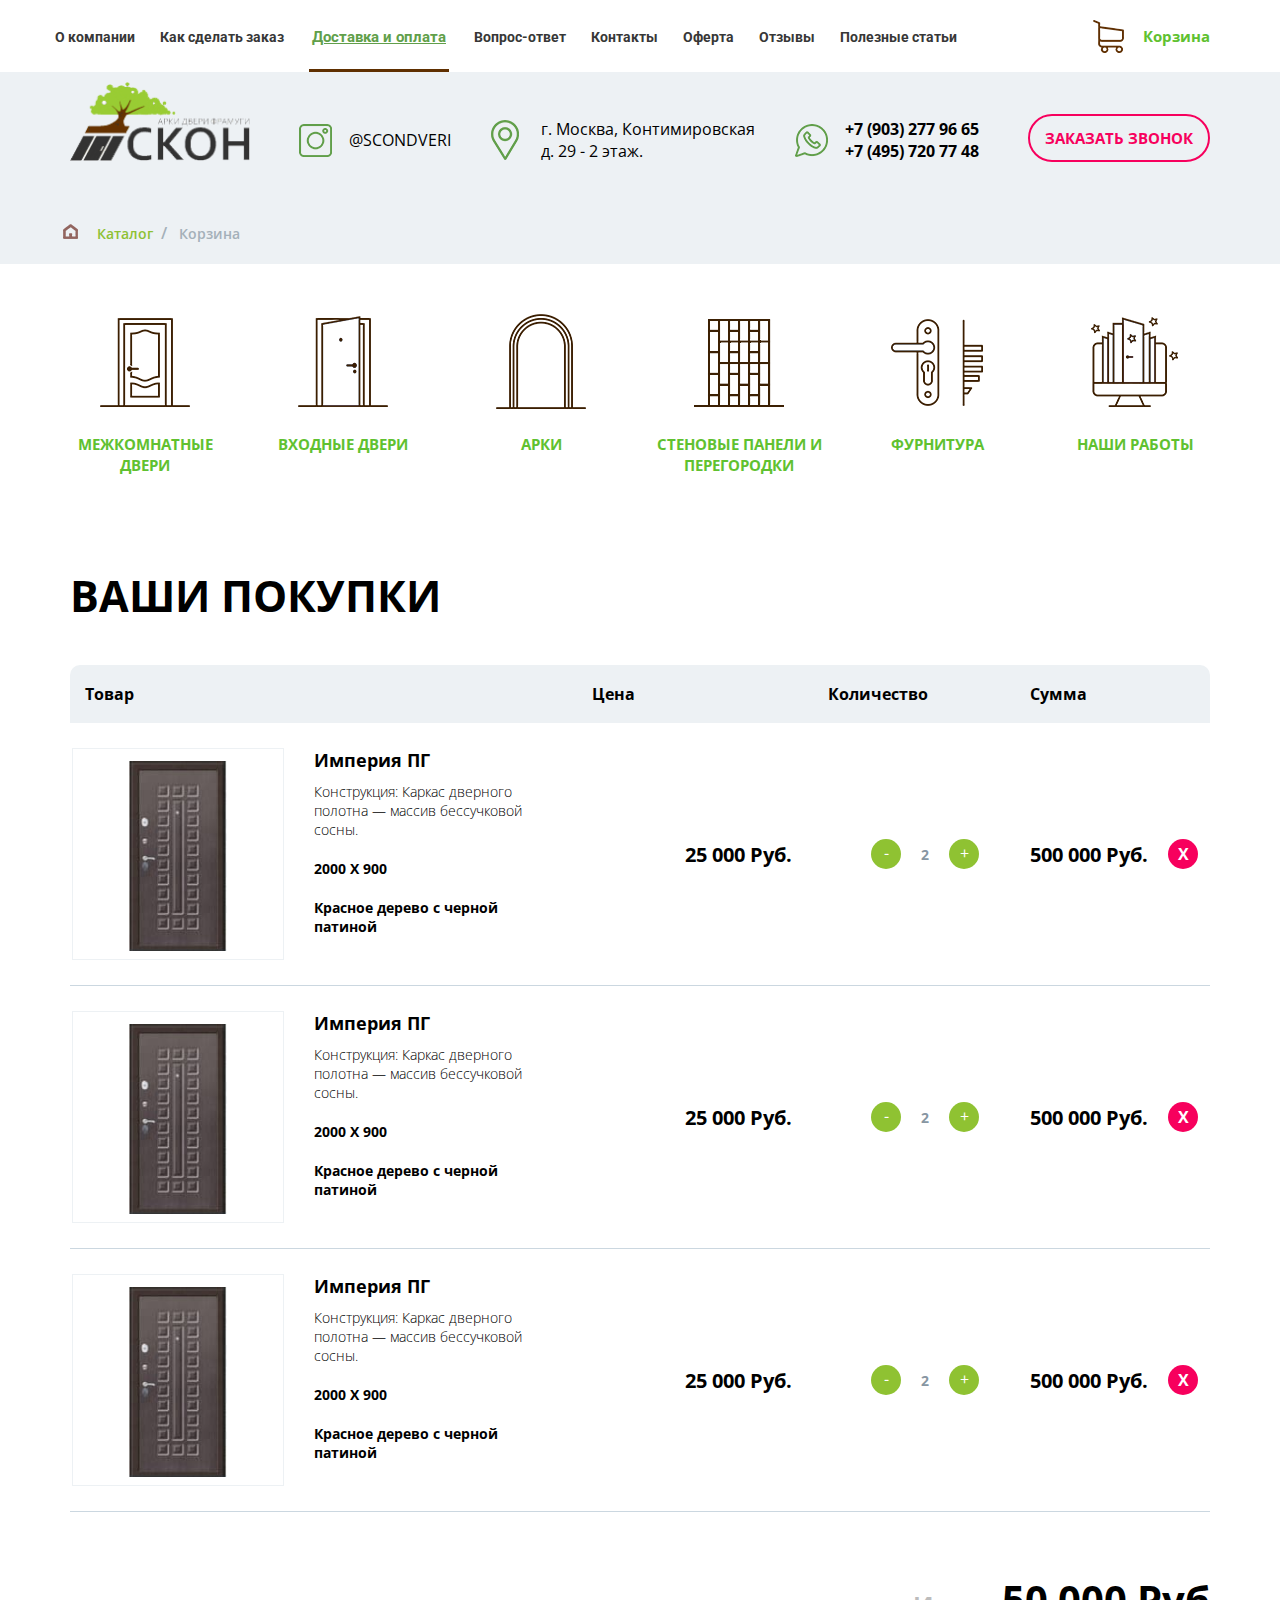
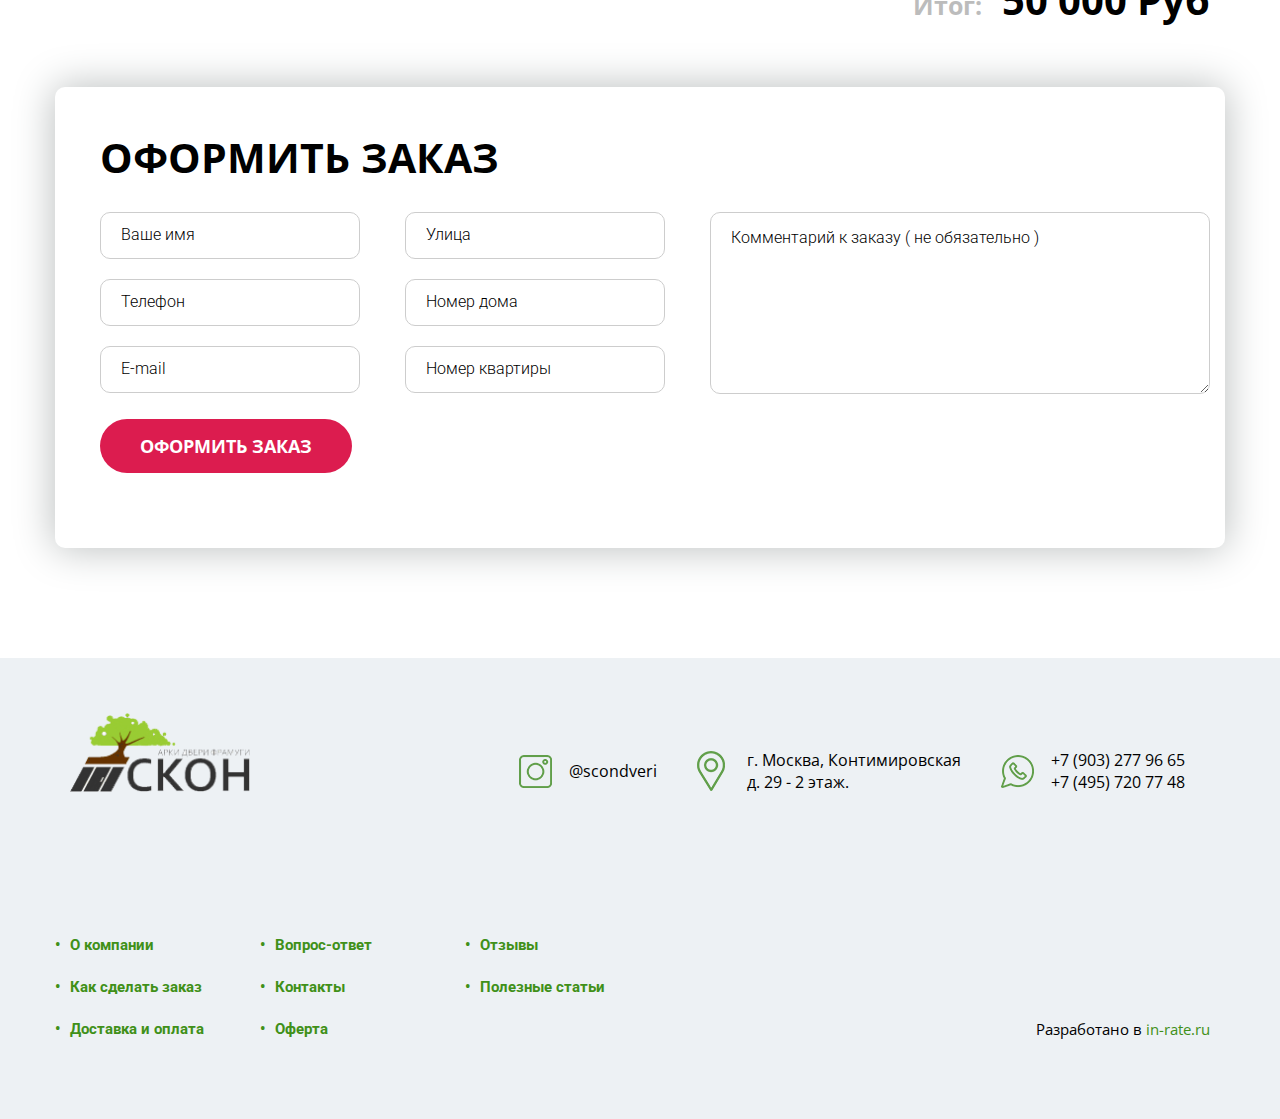
<file: basket.html>
<!DOCTYPE html>
<html lang="ru">
<head>
    <meta charset="UTF-8">
    <meta name="viewport" content="width=device-width, initial-scale=1.0">
    <meta http-equiv="X-UA-Compatible" content="ie=edge">
    <title>Арки двери, фрамуги СКОН</title>
    <link rel="stylesheet" href="css/style.css">
    <link rel="stylesheet" href="css/basket.css">
    <link rel="stylesheet" href="css/style-adaptivity.css">
    <link rel="stylesheet" href="slick/slick.css"/>
    <link rel="stylesheet" href="slick/slick-theme.css"/>
    <link href="https://fonts.googleapis.com/css?family=Open+Sans:400,600,700,800|Roboto:300,400,700&amp;subset=cyrillic" rel="stylesheet">
    <link href="https://stackpath.bootstrapcdn.com/font-awesome/4.7.0/css/font-awesome.min.css" rel="stylesheet" integrity="sha384-wvfXpqpZZVQGK6TAh5PVlGOfQNHSoD2xbE+QkPxCAFlNEevoEH3Sl0sibVcOQVnN" crossorigin="anonymous">
    <link rel="shortcut icon" href="img/logo.png">
</head>
<body>
    <!-- Меню, контакты, товары -->
    <header>
        <div class="container">
            <!-- Меню и корзина -->
            <div class="nav-basket">
                <!-- Меню -->
                    <div class="adaptive-menu">
                        <div class="menu-toggle"></div>
                        <nav>
                            <ul>
                                <li><a href="#">О компании</a></li>
                                <li><a href="#">Как сделать заказ</a></li>
                                <li class="active"><a href="#">Доставка и оплата</a></li>
                                <li><a href="#">Вопрос-ответ</a></li>
                                <li><a href="#">Контакты</a></li>
                                <li><a href="#">Оферта</a></li>
                                <li><a href="#">Отзывы</a></li>
                                <li><a href="#">Полезные статьи</a></li>
                            </ul>
                        </nav>
                    </div>
                <!-- Корзина -->
                <div class="basket adaptive-basket">
                    <a href="">Корзина</a>
                </div>
            </div>
        </div>
        <!-- Контакты -->
        <div class="contacts">
            <div class="container">
                <div class="logo">
                    <img src="img/logo.png" alt="Логотип">
                </div>
                <div class="communication">
                    <div class="inst">
                        <a href="#">
                            <p>@scondveri</p>
                        </a>
                    </div>
                    <div class="address">
                        <p>г. Москва, Контимировская <br>
                        д. 29 - 2 этаж.
                        </p>
                    </div>
                    <div class="whatsapp">
                        <a href="#">
                            <p>+7 (903) 277 96 65 <br>
                            +7 (495) 720 77 48
                            </p>
                        </a>
                    </div>
                </div>
                <div>
                    <a href="#" class="btn-contacts">Заказать звонок</a>
                </div>
            </div>
            <div class="container container-page-path">
                <!-- Путь к странице -->
                <div class="page-path">
                    <a href="index.html" class="home-img"><img src="img/home.png" alt="Домой"></a>
                    <a href="catalogue.html">Каталог</a>
                    <a class="active-page">Корзина</a>
                </div>
            </div>
        </div>
        <div class="container">
            <div class="goods-list">
                <div class="goods-item">
                    <div class="goods-img">
                        <img src="img/interior-doors.png" alt="Межкомнатные двери">
                    </div>
                    <div class="goods-name">
                        <a href="#"><p>Межкомнатные двери</p></a>
                    </div>
                </div>
                <div class="goods-item">
                    <div class="goods-img">
                        <img src="img/front-door.png" alt="Входные двери">
                    </div>
                    <div class="goods-name">
                        <a href="#"><p>Входные двери</p></a>
                    </div>
                </div>
                <div class="goods-item">
                    <div class="goods-img">
                        <img src="img/arches.png" alt="Арки">
                    </div>
                    <div class="goods-name">
                        <a href="#"><p>Арки</p></a>
                    </div>
                </div>
                <div class="goods-item">
                    <div class="goods-img">
                        <img src="img/wall-panels.png" alt="Стеновые панели и перегородки">
                    </div>
                    <div class="goods-name">
                        <a href="#"><p>Стеновые панели и перегородки</p></a> 
                    </div>
                </div>
                <div class="goods-item">
                    <div class="goods-img">
                        <img src="img/furniture.png" alt="Фурнитура">
                    </div>
                    <div class="goods-name">
                        <a href="#"><p>Фурнитура</p></a>
                    </div>
                </div>
                <div class="goods-item">
                    <div class="goods-img">
                        <img src="img/our-work.png" alt="Наши работы">
                    </div>
                    <div class="goods-name">
                        <a href="#"><p>Наши работы</p></a>
                    </div>
                </div>
            </div>
        </div>
    </header>
    <section class="basket-section">
        <div class="container">
            <div class="section-title">
                <h2>Ваши покупки</h2>
            </div>
            <div class="basket-list">
                <div class="basket-name-column">
                    <div class="basket-nc-goods">
                        <p>Товар</p>
                    </div>
                    <div class="basket-nc-price">
                        <p>Цена</p>
                    </div>
                    <div class="basket-nc-number">
                        <p>Количество</p>
                    </div>
                    <div class="basket-nc-amount">
                        <p>Сумма</p>
                    </div>
                </div>
                <div class="basket-item">
                    <div class="basket-goods">
                        <div class="basket-img">
                            <img src="img/sh-img3.jpg" alt="Дверь">
                        </div>
                        <div class="basket-description">
                            <h4>Империя ПГ</h4>
                            <p>Конструкция: Каркас дверного полотна — массив бессучковой сосны.</p>
                            <div class="type">
                                <p class="size">2000 X 900</p>
                                <p class="material">Красное дерево с черной патиной</p>
                            </div>
                        </div>
                    </div>
                    <div class="mobile-adaptive">
                        <div class="basket-item-price">
                            <p>25 000 Руб.</p>
                        </div>
                        <div class="basket-number">
                            <div class="basket-add">
                                <a href="#" class="minus"></a>
                                <p>2</p>
                                <a href="#" class="plus"></a>
                            </div>
                        </div>
                        <div class="basket-price-del">
                            <div class="basket-price">
                                <p>500 000 Руб.</p>
                            </div>
                            <a href="#" class="del"></a>
                        </div>
                    </div>
                </div>
                <div class="basket-item">
                    <div class="basket-goods">
                        <div class="basket-img">
                            <img src="img/sh-img3.jpg" alt="Дверь">
                        </div>
                        <div class="basket-description">
                            <h4>Империя ПГ</h4>
                            <p>Конструкция: Каркас дверного полотна — массив бессучковой сосны.</p>
                            <div class="type">
                                <p class="size">2000 X 900</p>
                                <p class="material">Красное дерево с черной патиной</p>
                            </div>
                        </div>
                    </div>
                    <div class="mobile-adaptive">
                        <div class="basket-item-price">
                            <p>25 000 Руб.</p>
                        </div>
                        <div class="basket-number">
                            <div class="basket-add">
                                <a href="#" class="minus"></a>
                                <p>2</p>
                                <a href="#" class="plus"></a>
                            </div>
                        </div>
                        <div class="basket-price-del">
                            <div class="basket-price">
                                <p>500 000 Руб.</p>
                            </div>
                            <a href="#" class="del"></a>
                        </div>
                    </div>
                </div>
                <div class="basket-item">
                    <div class="basket-goods">
                        <div class="basket-img">
                            <img src="img/sh-img3.jpg" alt="Дверь">
                        </div>
                        <div class="basket-description">
                            <h4>Империя ПГ</h4>
                            <p>Конструкция: Каркас дверного полотна — массив бессучковой сосны.</p>
                            <div class="type">
                                <p class="size">2000 X 900</p>
                                <p class="material">Красное дерево с черной патиной</p>
                            </div>
                        </div>
                    </div>
                    <div class="mobile-adaptive">
                        <div class="basket-item-price">
                            <p>25 000 Руб.</p>
                        </div>
                        <div class="basket-number">
                            <div class="basket-add">
                                <a href="#" class="minus"></a>
                                <p>2</p>
                                <a href="#" class="plus"></a>
                            </div>
                        </div>
                        <div class="basket-price-del">
                            <div class="basket-price">
                                <p>500 000 Руб.</p>
                            </div>
                            <a href="#" class="del"></a>
                        </div>
                    </div>
                </div>
            </div>
            <div class="basket-final-price">
                <p>Итог:</p>
                <p class="final-price">50 000 Руб</p>
            </div>
            <div class="basket-form">
                <div class="form-title">
                    <h3>Оформить заказ</h3>
                </div>
                <form action="#">
                    <div class="form-input">
                        <div class="basket-form-contact">
                            <input type="text" name="name" id="name" placeholder="Ваше имя">
                            <input type="tel" name="phone" id="phone" placeholder="Телефон">
                            <input type="email" name="email" id="email" placeholder="E-mail">
                        </div>
                        <div class="basket-form-address">
                            <input type="text" name="street" id="street" placeholder="Улица">
                            <input type="text" name="house" id="house" placeholder="Номер дома">
                            <input type="number" name="apartment" id="apartment" placeholder="Номер квартиры">
                        </div>
                        <div class="basket-form-comments">
                            <textarea name="comments" id="comments" cols="30" rows="10" placeholder="Комментарий к заказу ( не обязательно )"></textarea>
                        </div>
                    </div>
                    <button type="submit">Оформить заказ</button>
                </form>
            </div>
        </div>
    </section>
    <footer>
        <!-- Контакты -->
        <div class="container">
            <div class="contacts">
                <div class="logo">
                    <img src="img/logo.png" alt="Логотип">
                </div>
                <div class="communication">
                    <div class="inst">
                        <p>@scondveri</p>
                    </div>
                    <div class="address">
                        <p>г. Москва, Контимировская <br>
                            д. 29 - 2 этаж.</p>
                    </div>
                    <div class="whatsapp">
                        <p>+7 (903) 277 96 65 <br>
                            +7 (495) 720 77 48</p>
                    </div>
                </div>
            </div>
            <div class="footer-nav-copyright">
                <div class="footer-nav">
                    <nav>
                        <ul>
                            <li><a href="#">О компании</a></li>
                            <li><a href="#">Вопрос-ответ</a></li>
                            <li><a href="#">Отзывы</a></li>
                            <li><a href="#">Как сделать заказ</a></li>
                            <li><a href="#">Контакты</a></li>
                            <li><a href="#">Полезные статьи</a></li>
                            <li><a href="#">Доставка и оплата</a></li>
                            <li><a href="#">Оферта</a></li>
                        </ul>
                    </nav>
                </div>
                <div class="copyright">
                    <p>Разработано в <a href="http://in-rate.ru" target="_blank">in-rate.ru</a></p>
                </div>
            </div>
        </div>
    </footer>
    <script src="https://ajax.googleapis.com/ajax/libs/jquery/3.3.1/jquery.min.js"></script>
    <script type="text/javascript" src="slick/slick.min.js"></script>
    <script src="js/js.js"></script>
    <script>
    $(document).ready(function(){
    $('.menu-toggle').click(function(){
        $('.menu-toggle').toggleClass('active')
        $('nav').toggleClass('active')
        })
    });
    </script>
</body>
</html>
</file>
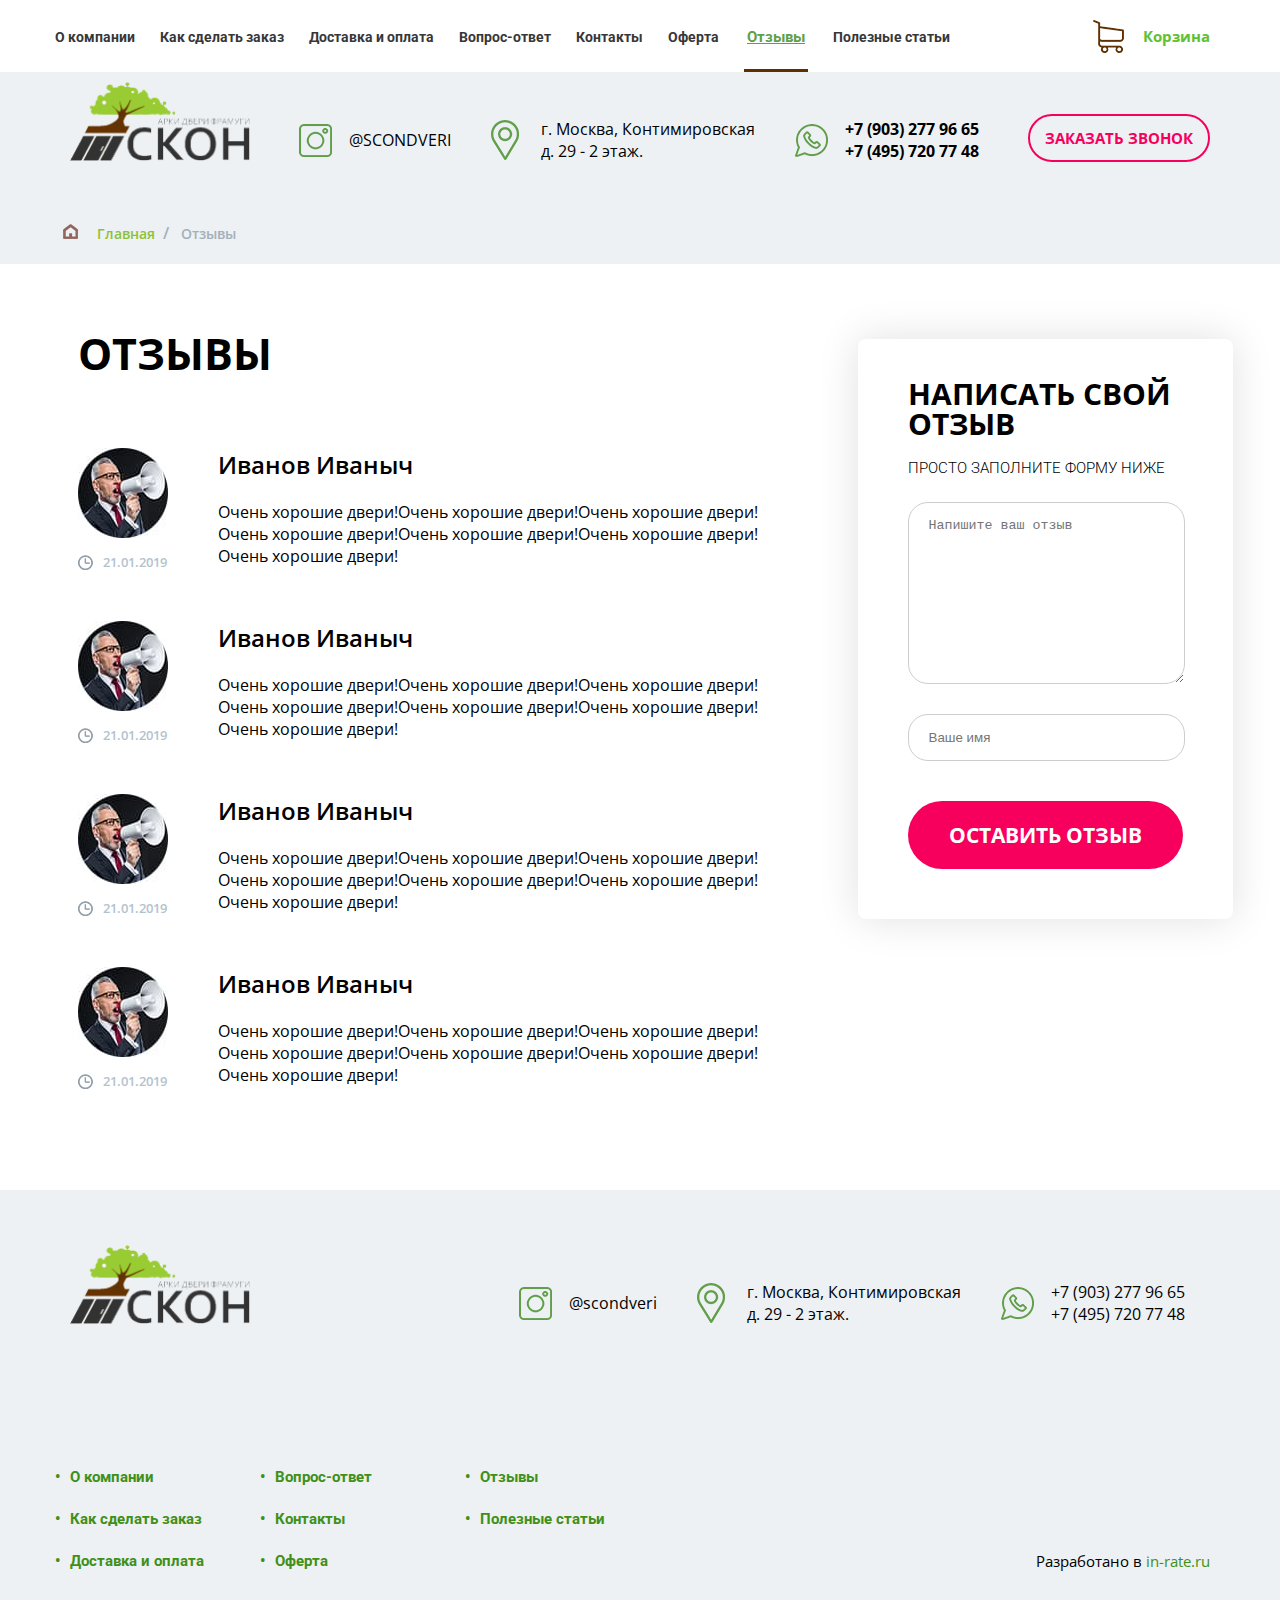
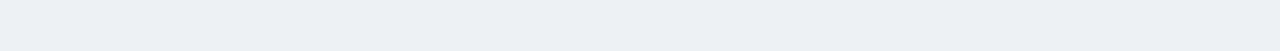
<file: comments.html>
<!DOCTYPE html>
<html lang="ru">
<head>
    <meta charset="UTF-8">
    <meta name="viewport" content="width=device-width, initial-scale=1.0">
    <meta http-equiv="X-UA-Compatible" content="ie=edge">
    <title>Арки двери, фрамуги СКОН</title>
    <link rel="stylesheet" href="css/style.css">
    <link rel="stylesheet" href="css/comments.css">
    <link rel="stylesheet" href="css/style-adaptivity.css">
    <link href="https://fonts.googleapis.com/css?family=Open+Sans:400,600,700,800|Roboto:300,400,700&amp;subset=cyrillic" rel="stylesheet">
    <link href="https://stackpath.bootstrapcdn.com/font-awesome/4.7.0/css/font-awesome.min.css" rel="stylesheet" integrity="sha384-wvfXpqpZZVQGK6TAh5PVlGOfQNHSoD2xbE+QkPxCAFlNEevoEH3Sl0sibVcOQVnN" crossorigin="anonymous">
    <link rel="shortcut icon" href="img/logo.png">
</head>
<body>
    <!-- Меню, контакты, товары -->
    <header>
        <div class="container">
            <!-- Меню и корзина -->
            <div class="nav-basket">
                <!-- Меню -->
                    <div class="adaptive-menu">
                        <div class="menu-toggle"></div>
                        <nav>
                            <ul>
                                <li><a href="#">О компании</a></li>
                                <li><a href="#">Как сделать заказ</a></li>
                                <li><a href="#">Доставка и оплата</a></li>
                                <li><a href="#">Вопрос-ответ</a></li>
                                <li><a href="#">Контакты</a></li>
                                <li><a href="#">Оферта</a></li>
                                <li class="active"><a href="#">Отзывы</a></li>
                                <li><a href="#">Полезные статьи</a></li>
                            </ul>
                        </nav>
                    </div>
                <!-- Корзина -->
                <div class="basket adaptive-basket">
                    <a href="">Корзина</a>
                </div>
            </div>
        </div>
        <!-- Контакты -->
        <div class="contacts">
            <div class="container">
                <div class="logo">
                    <img src="img/logo.png" alt="Логотип">
                </div>
                <div class="communication">
                    <div class="inst">
                        <a href="#">
                            <p>@scondveri</p>
                        </a>
                    </div>
                    <div class="address">
                        <p>г. Москва, Контимировская <br>
                        д. 29 - 2 этаж.
                        </p>
                    </div>
                    <div class="whatsapp">
                        <a href="#">
                            <p>+7 (903) 277 96 65 <br>
                            +7 (495) 720 77 48
                            </p>
                        </a>
                    </div>
                </div>
                <div>
                    <a href="#" class="btn-contacts">Заказать звонок</a>
                </div>
            </div>
            <div class="container container-page-path">
                <!-- Путь к странице -->
                <div class="page-path">
                    <a href="index.html" class="home-img"><img src="img/home.png" alt="Домой"></a>
                    <a href="index.html">Главная</a>
                    <a class="active-page">Отзывы</a>
                </div>
            </div>
        </div>
    </header>
    <section class="comments-about-us">
        <div class="container">
            <div class="all-comments">
                <div class="section-title">
                    <h2>Отзывы</h2>
                </div>
                <div class="comments-list">
                    <div class="comments-item">
                        <div class="comments-img-date">
                            <div class="comments-img">
                                <img src="img/comments-img.jpg" alt="Фото комментатора">
                            </div>
                            <div class="comments-date">
                                <p>21.01.2019</p>
                            </div>
                        </div>
                        <div class="comments-name-text">
                            <div class="comments-name">
                                <h4>Иванов Иваныч</h4>
                            </div>
                            <div class="comments-text">
                                <p>Очень хорошие двери!Очень хорошие двери!Очень хорошие двери!Очень хорошие двери!Очень хорошие двери!Очень хорошие двери!Очень хорошие двери!</p>
                            </div>
                        </div>
                    </div>
                    <div class="comments-item">
                        <div class="comments-img-date">
                            <div class="comments-img">
                                <img src="img/comments-img.jpg" alt="Фото комментатора">
                            </div>
                            <div class="comments-date">
                                <p>21.01.2019</p>
                            </div>
                        </div>
                        <div class="comments-name-text">
                            <div class="comments-name">
                                <h4>Иванов Иваныч</h4>
                            </div>
                            <div class="comments-text">
                                <p>Очень хорошие двери!Очень хорошие двери!Очень хорошие двери!Очень хорошие двери!Очень хорошие двери!Очень хорошие двери!Очень хорошие двери!</p>
                            </div>
                        </div>
                    </div>
                    <div class="comments-item">
                        <div class="comments-img-date">
                            <div class="comments-img">
                                <img src="img/comments-img.jpg" alt="Фото комментатора">
                            </div>
                            <div class="comments-date">
                                <p>21.01.2019</p>
                            </div>
                        </div>
                        <div class="comments-name-text">
                            <div class="comments-name">
                                <h4>Иванов Иваныч</h4>
                            </div>
                            <div class="comments-text">
                                <p>Очень хорошие двери!Очень хорошие двери!Очень хорошие двери!Очень хорошие двери!Очень хорошие двери!Очень хорошие двери!Очень хорошие двери!</p>
                            </div>
                        </div>
                    </div>
                    <div class="comments-item">
                        <div class="comments-img-date">
                            <div class="comments-img">
                                <img src="img/comments-img.jpg" alt="Фото комментатора">
                            </div>
                            <div class="comments-date">
                                <p>21.01.2019</p>
                            </div>
                        </div>
                        <div class="comments-name-text">
                            <div class="comments-name">
                                <h4>Иванов Иваныч</h4>
                            </div>
                            <div class="comments-text">
                                <p>Очень хорошие двери!Очень хорошие двери!Очень хорошие двери!Очень хорошие двери!Очень хорошие двери!Очень хорошие двери!Очень хорошие двери!</p>
                            </div>
                        </div>
                    </div>
                </div>
            </div>
            <form action="#" class="comment">
                <h3>Написать свой отзыв</h3>
                <p>ПРОСТО ЗАПОЛНИТЕ ФОРМУ НИЖЕ</p>
                <textarea name="comment" id="comment" cols="30" rows="10" placeholder="Напишите ваш отзыв"></textarea>
                <input type="text" name="name" id="name" placeholder="Ваше имя">
                <div class="comment-btn">
                    <button type="submit">Оставить отзыв</button>
                </div>
            </form>
        </div>
    </section>
    <footer>
        <!-- Контакты -->
        <div class="container">
            <div class="contacts">
                <div class="logo">
                    <img src="img/logo.png" alt="Логотип">
                </div>
                <div class="communication">
                    <div class="inst">
                        <p>@scondveri</p>
                    </div>
                    <div class="address">
                        <p>г. Москва, Контимировская <br>
                            д. 29 - 2 этаж.</p>
                    </div>
                    <div class="whatsapp">
                        <p>+7 (903) 277 96 65 <br>
                            +7 (495) 720 77 48</p>
                    </div>
                </div>
            </div>
            <div class="footer-nav-copyright">
                <div class="footer-nav">
                    <nav>
                        <ul>
                            <li><a href="#">О компании</a></li>
                            <li><a href="#">Вопрос-ответ</a></li>
                            <li><a href="#">Отзывы</a></li>
                            <li><a href="#">Как сделать заказ</a></li>
                            <li><a href="#">Контакты</a></li>
                            <li><a href="#">Полезные статьи</a></li>
                            <li><a href="#">Доставка и оплата</a></li>
                            <li><a href="#">Оферта</a></li>
                        </ul>
                    </nav>
                </div>
                <div class="copyright">
                    <p>Разработано в <a href="http://in-rate.ru" target="_blank">in-rate.ru</a></p>
                </div>
            </div>
        </div>
    </footer>
    <script src="https://ajax.googleapis.com/ajax/libs/jquery/3.3.1/jquery.min.js"></script>
    <script>
    $(document).ready(function(){
    $('.menu-toggle').click(function(){
        $('.menu-toggle').toggleClass('active')
        $('nav').toggleClass('active')
        })
    });
    </script>
</body>
</html>
</file>
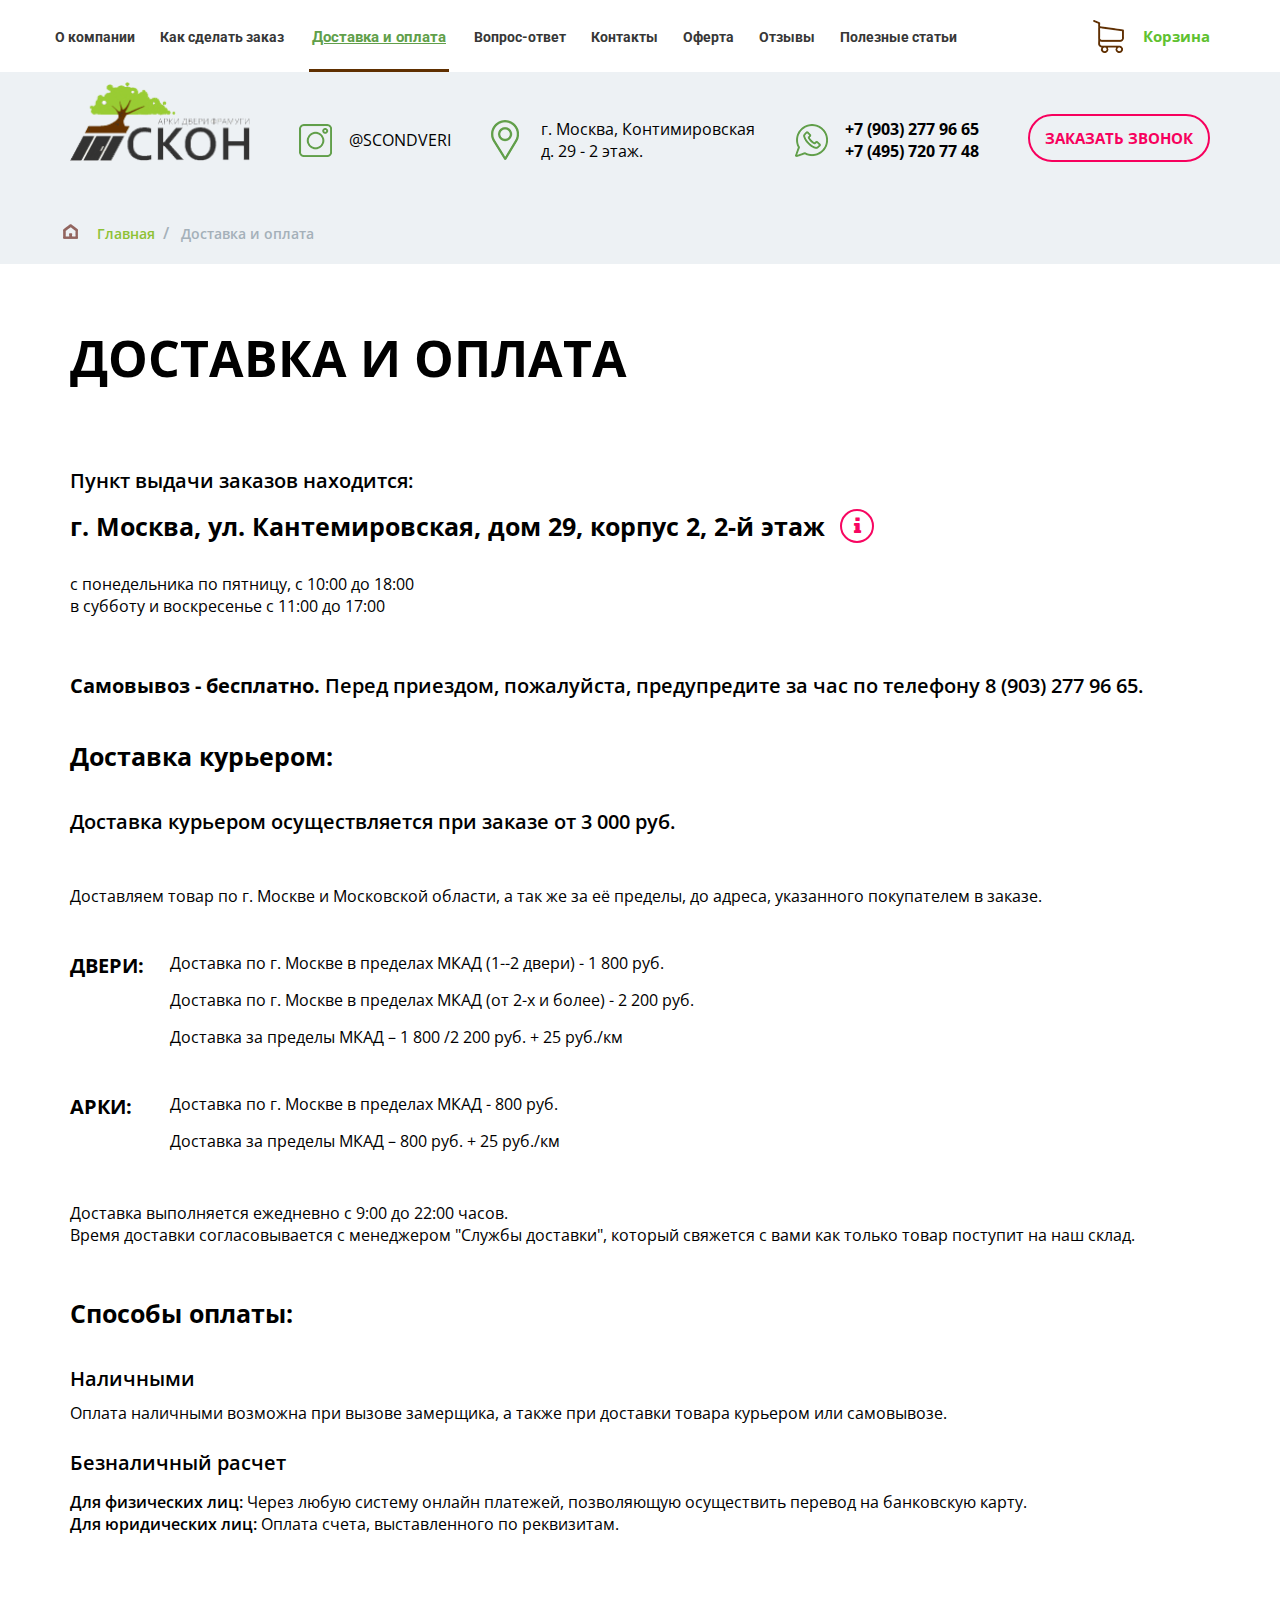
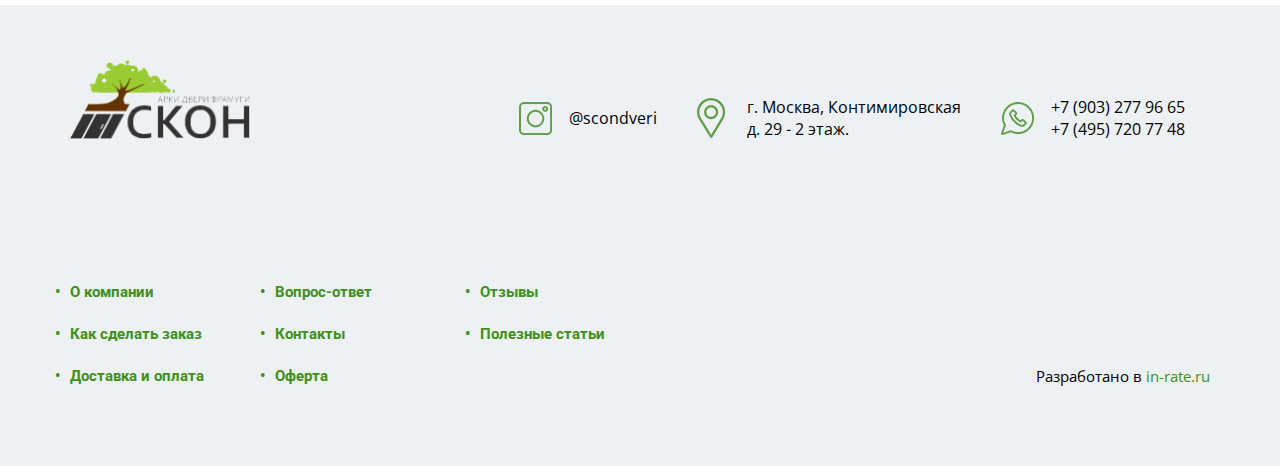
<file: delivery-payment.html>
<!DOCTYPE html>
<html lang="ru">
<head>
    <meta charset="UTF-8">
    <meta name="viewport" content="width=device-width, initial-scale=1.0">
    <meta http-equiv="X-UA-Compatible" content="ie=edge">
    <title>Арки двери, фрамуги СКОН</title>
    <link rel="stylesheet" href="css/style.css">
    <link rel="stylesheet" href="css/delivery-payment.css">
    <link rel="stylesheet" href="css/style-adaptivity.css">
    <link href="https://fonts.googleapis.com/css?family=Open+Sans:400,600,700,800|Roboto:300,400,700&amp;subset=cyrillic" rel="stylesheet">
    <link href="https://stackpath.bootstrapcdn.com/font-awesome/4.7.0/css/font-awesome.min.css" rel="stylesheet" integrity="sha384-wvfXpqpZZVQGK6TAh5PVlGOfQNHSoD2xbE+QkPxCAFlNEevoEH3Sl0sibVcOQVnN" crossorigin="anonymous">
    <link rel="shortcut icon" href="img/logo.png">
</head>
<body>
    <!-- Меню, контакты, товары -->
    <header>
        <div class="container">
            <!-- Меню и корзина -->
            <div class="nav-basket">
                <!-- Меню -->
                    <div class="adaptive-menu">
                        <div class="menu-toggle"></div>
                        <nav>
                            <ul>
                                <li><a href="#">О компании</a></li>
                                <li><a href="#">Как сделать заказ</a></li>
                                <li class="active"><a href="#">Доставка и оплата</a></li>
                                <li><a href="#">Вопрос-ответ</a></li>
                                <li><a href="#">Контакты</a></li>
                                <li><a href="#">Оферта</a></li>
                                <li><a href="#">Отзывы</a></li>
                                <li><a href="#">Полезные статьи</a></li>
                            </ul>
                        </nav>
                    </div>
                <!-- Корзина -->
                <div class="basket adaptive-basket">
                    <a href="">Корзина</a>
                </div>
            </div>
        </div>
        <!-- Контакты -->
        <div class="contacts">
            <div class="container">
                <div class="logo">
                    <img src="img/logo.png" alt="Логотип">
                </div>
                <div class="communication">
                    <div class="inst">
                        <a href="#">
                            <p>@scondveri</p>
                        </a>
                    </div>
                    <div class="address">
                        <p>г. Москва, Контимировская <br>
                        д. 29 - 2 этаж.
                        </p>
                    </div>
                    <div class="whatsapp">
                        <a href="#">
                            <p>+7 (903) 277 96 65 <br>
                            +7 (495) 720 77 48
                            </p>
                        </a>
                    </div>
                </div>
                <div>
                    <a href="#" class="btn-contacts">Заказать звонок</a>
                </div>
            </div>
            <div class="container container-page-path">
                <!-- Путь к странице -->
                <div class="page-path">
                    <a href="index.html" class="home-img"><img src="img/home.png" alt="Домой"></a>
                    <a href="index.html">Главная</a>
                    <a class="active-page">Доставка и оплата</a>
                </div>
            </div>
        </div>
    </header>
    <section class="delivery-payment">
        <div class="container">
            <div class="section-title">
                <h2>Доставка и оплата</h2>
            </div>
            <div class="point-of-delivery">
                <p>Пункт выдачи заказов находится:</p>
                <div class="point-info">
                    <p class="point">г. Москва, ул. Кантемировская, дом 29, корпус 2, 2-й этаж</p>
                    <a class="info">
                        <div class="info-description">
                            <p>Заказ можно самостоятельно забрать из офиса только по предварительному согласованию с менеджером.</p>
                        </div>
                    </a>
                </div>
                <p class="time">
                    с понедельника по пятницу, с 10:00 до 18:00 <br>
                    в субботу и воскресенье с 11:00  до 17:00
                </p>
                <p class="pickup"><span>Самовывоз - бесплатно.</span> Перед приездом, пожалуйста, предупредите за час по телефону 8 (903) 277 96 65.</p>
            </div>
            <div class="delivery-courier">
                <h3>Доставка курьером:</h3>
                <p class="delivery-cost">Доставка курьером осуществляется при заказе от 3 000  руб.</p>
                <p>Доставляем товар  по г. Москве и Московской области, а так же за её пределы, до адреса, указанного покупателем в заказе.</p>
                <div class="product-delivery">
                    <div class="product">
                        <h4>ДВЕРИ:</h4>
                    </div>
                    <div class="p-delivery">
                        <p>Доставка по г. Москве в пределах МКАД (1--2 двери) - 1 800 руб.</p>
                        <p>Доставка по г. Москве в пределах МКАД (от 2-х и более) - 2 200 руб.</p>
                        <p>Доставка за пределы МКАД – 1 800 /2 200 руб. + 25 руб./км</p>
                    </div>
                </div>
                <div class="product-delivery">
                    <div class="product">
                        <h4>АРКИ:</h4>
                    </div>
                    <div class="p-delivery">
                        <p>Доставка по г. Москве в пределах МКАД - 800 руб.</p>
                        <p>Доставка за пределы МКАД – 800 руб. + 25 руб./км</p>
                    </div>
                </div>
                <p>Доставка выполняется ежедневно с 9:00 до 22:00 часов. <br>
                    Время доставки согласовывается с менеджером "Службы доставки", который свяжется с вами как только товар поступит на наш склад.</p>
            </div>
            <div class="payment">
                <h3>Способы оплаты:</h3>
                <p class="cash">Наличными</p>
                <p>Оплата наличными возможна при вызове замерщика, а также при доставки товара курьером или самовывозе.</p>
                <div class="non-cash-pay">
                    <p class="non-cash">Безналичный расчет</p>
                    <p><span>Для физических лиц: </span>Через любую систему онлайн платежей, позволяющую осуществить перевод на банковскую карту.</p>
                    <p><span>Для юридических лиц: </span>Оплата счета, выставленного по реквизитам.</p>
                </div>
            </div>
        </div>
    </section>
    <footer>
        <!-- Контакты -->
        <div class="container">
            <div class="contacts">
                <div class="logo">
                    <img src="img/logo.png" alt="Логотип">
                </div>
                <div class="communication">
                    <div class="inst">
                        <p>@scondveri</p>
                    </div>
                    <div class="address">
                        <p>г. Москва, Контимировская <br>
                            д. 29 - 2 этаж.</p>
                    </div>
                    <div class="whatsapp">
                        <p>+7 (903) 277 96 65 <br>
                            +7 (495) 720 77 48</p>
                    </div>
                </div>
            </div>
            <div class="footer-nav-copyright">
                <div class="footer-nav">
                    <nav>
                        <ul>
                            <li><a href="#">О компании</a></li>
                            <li><a href="#">Вопрос-ответ</a></li>
                            <li><a href="#">Отзывы</a></li>
                            <li><a href="#">Как сделать заказ</a></li>
                            <li><a href="#">Контакты</a></li>
                            <li><a href="#">Полезные статьи</a></li>
                            <li><a href="#">Доставка и оплата</a></li>
                            <li><a href="#">Оферта</a></li>
                        </ul>
                    </nav>
                </div>
                <div class="copyright">
                    <p>Разработано в <a href="http://in-rate.ru" target="_blank">in-rate.ru</a></p>
                </div>
            </div>
        </div>
    </footer>
    <script src="https://ajax.googleapis.com/ajax/libs/jquery/3.3.1/jquery.min.js"></script>
    <script>
    $(document).ready(function(){
    $('.menu-toggle').click(function(){
        $('.menu-toggle').toggleClass('active')
        $('nav').toggleClass('active')
        })
    });
    </script>
</body>
</html>
</file>
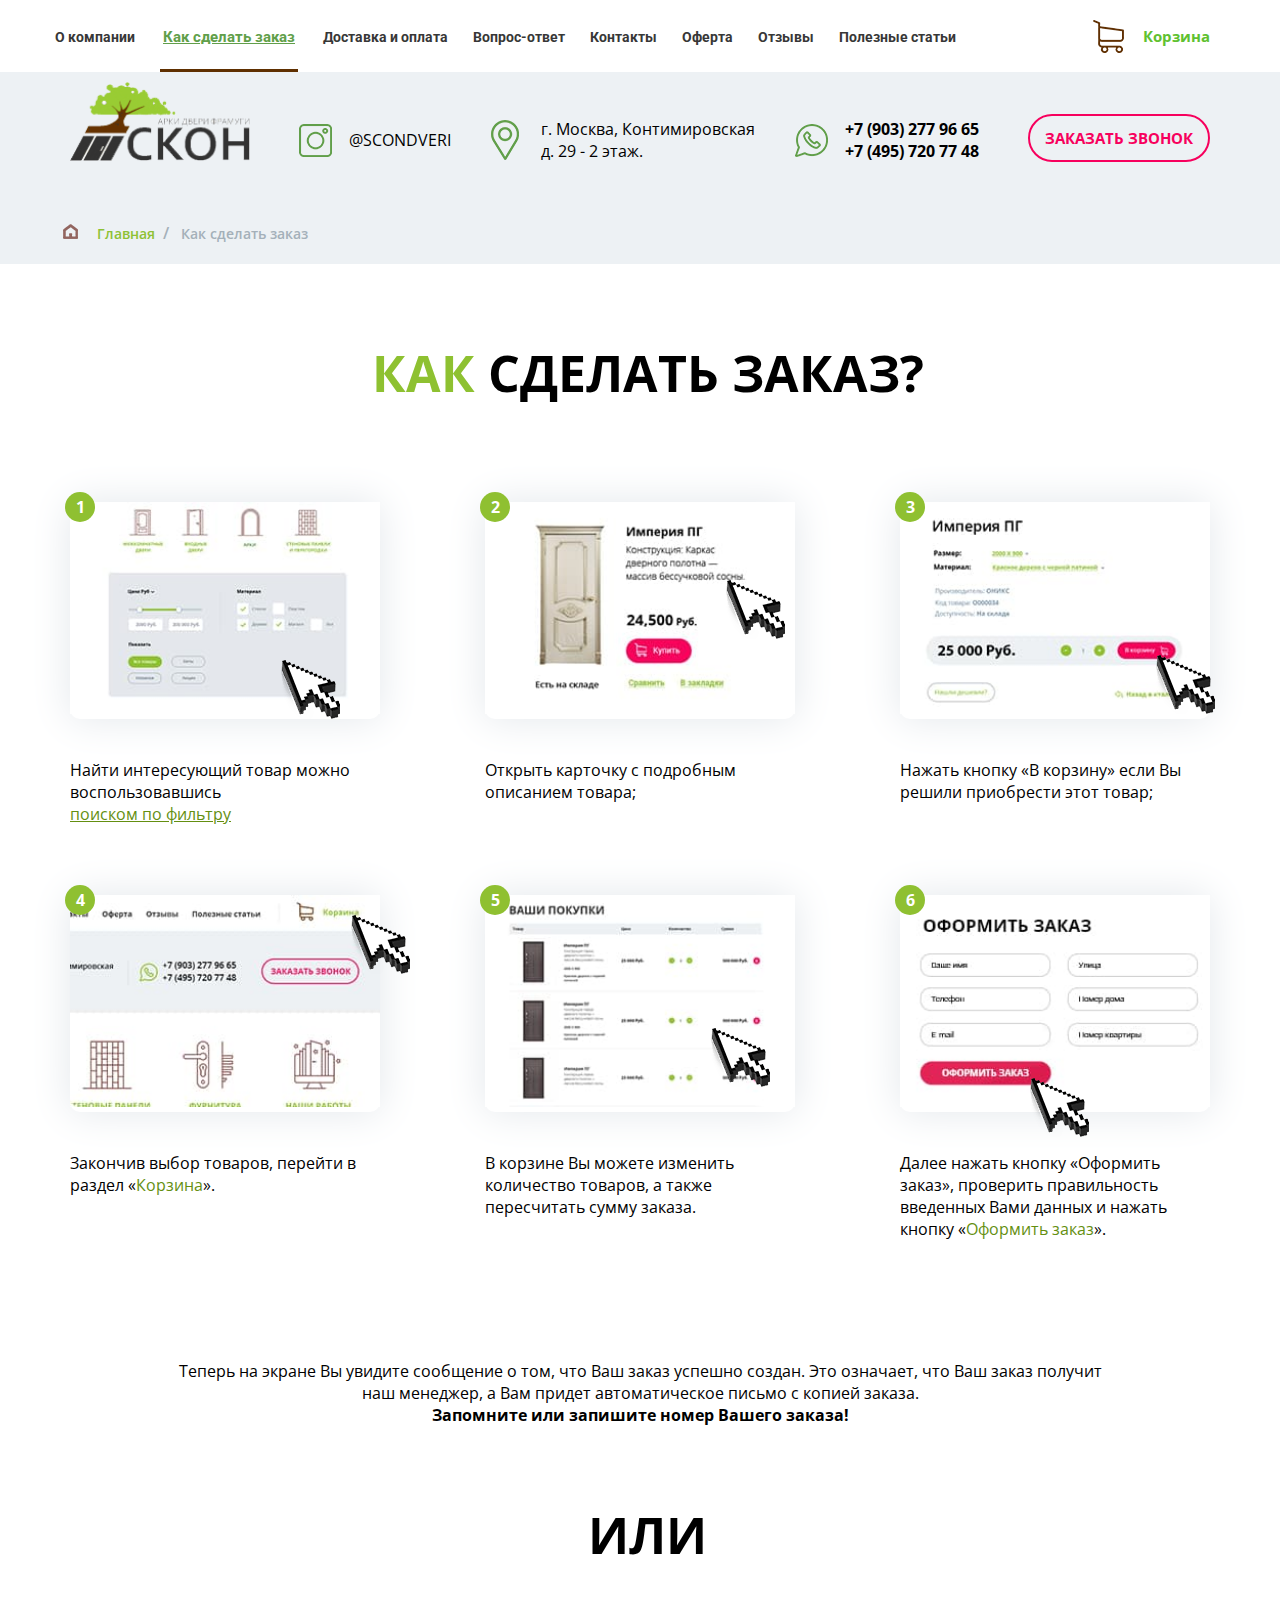
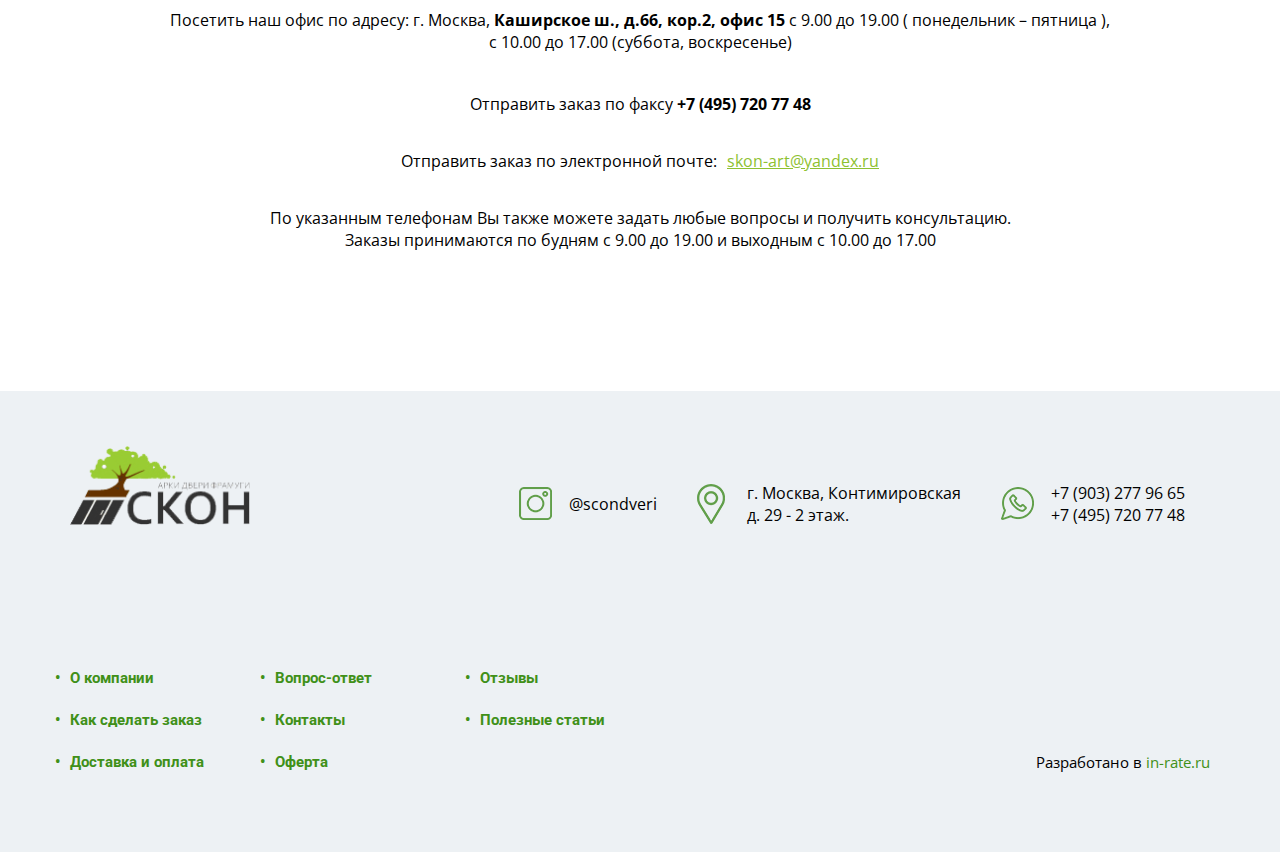
<file: how-order.html>
<!DOCTYPE html>
<html lang="ru">
<head>
    <meta charset="UTF-8">
    <meta name="viewport" content="width=device-width, initial-scale=1.0">
    <meta http-equiv="X-UA-Compatible" content="ie=edge">
    <title>Арки двери, фрамуги СКОН</title>
    <link rel="stylesheet" href="css/style.css">
    <link rel="stylesheet" href="css/how-order.css">
    <link rel="stylesheet" href="css/style-adaptivity.css">
    <link href="https://fonts.googleapis.com/css?family=Open+Sans:400,600,700,800|Roboto:300,400,700&amp;subset=cyrillic" rel="stylesheet">
    <link href="https://stackpath.bootstrapcdn.com/font-awesome/4.7.0/css/font-awesome.min.css" rel="stylesheet" integrity="sha384-wvfXpqpZZVQGK6TAh5PVlGOfQNHSoD2xbE+QkPxCAFlNEevoEH3Sl0sibVcOQVnN" crossorigin="anonymous">
    <link rel="shortcut icon" href="img/logo.png">
</head>
<body>
    <!-- Меню, контакты, товары -->
    <header>
        <div class="container">
            <!-- Меню и корзина -->
            <div class="nav-basket">
                <!-- Меню -->
                    <div class="adaptive-menu">
                        <div class="menu-toggle"></div>
                        <nav>
                            <ul>
                                <li><a href="#">О компании</a></li>
                                <li class="active"><a href="#">Как сделать заказ</a></li>
                                <li><a href="#">Доставка и оплата</a></li>
                                <li><a href="#">Вопрос-ответ</a></li>
                                <li><a href="#">Контакты</a></li>
                                <li><a href="#">Оферта</a></li>
                                <li><a href="#">Отзывы</a></li>
                                <li><a href="#">Полезные статьи</a></li>
                            </ul>
                        </nav>
                    </div>
                <!-- Корзина -->
                <div class="basket adaptive-basket">
                    <a href="">Корзина</a>
                </div>
            </div>
        </div>
        <!-- Контакты -->
        <div class="contacts">
            <div class="container">
                <div class="logo">
                    <img src="img/logo.png" alt="Логотип">
                </div>
                <div class="communication">
                    <div class="inst">
                        <a href="#">
                            <p>@scondveri</p>
                        </a>
                    </div>
                    <div class="address">
                        <p>г. Москва, Контимировская <br>
                        д. 29 - 2 этаж.
                        </p>
                    </div>
                    <div class="whatsapp">
                        <a href="#">
                            <p>+7 (903) 277 96 65 <br>
                            +7 (495) 720 77 48
                            </p>
                        </a>
                    </div>
                </div>
                <div>
                    <a href="#" class="btn-contacts">Заказать звонок</a>
                </div>
            </div>
            <div class="container container-page-path">
                <!-- Путь к странице -->
                <div class="page-path">
                    <a href="index.html" class="home-img"><img src="img/home.png" alt="Домой"></a>
                    <a href="index.html">Главная</a>
                    <a class="active-page">Как сделать заказ</a>
                </div>
            </div>
        </div>
    </header>
    <section>
        <div class="container">
            <div class="section-title">
                <h2><span>Как</span> сделать заказ?</h2>
            </div>
            <div class="how-order-list">
                <div class="how-order-item">
                    <div class="hoi-img">
                        <img src="img/how-order1.jpg" alt="Как заказать?">
                        <div class="hoi-number">
                            <p>1</p>
                        </div>
                        <div class="hoi-cursor1">
                            <img src="img/cursor.png" alt="Курсор">
                        </div>
                    </div>
                    <div class="hoi-desc">
                        <p>Найти интересующий товар
                            можно воспользовавшись</p>
                            <a href="catalogue.html">поиском по фильтру</a>
                    </div>
                </div>
                <div class="how-order-item">
                    <div class="hoi-img">
                        <img src="img/how-order2.jpg" alt="Как заказать?">
                        <div class="hoi-number">
                            <p>2</p>
                        </div>
                        <div class="hoi-cursor2">
                            <img src="img/cursor.png" alt="Курсор">
                        </div>
                    </div>
                    <div class="hoi-desc">
                        <p>Открыть карточку с подробным 
                                описанием товара;</p>
                    </div>
                </div>
                <div class="how-order-item">
                    <div class="hoi-img">
                        <img src="img/how-order3.jpg" alt="Как заказать?">
                        <div class="hoi-number">
                            <p>3</p>
                        </div>
                        <div class="hoi-cursor3">
                            <img src="img/cursor.png" alt="Курсор">
                        </div>
                    </div>
                    <div class="hoi-desc">
                        <p>Нажать кнопку «В корзину» если Вы решили приобрести этот товар;</p>
                    </div>
                </div>
                <div class="how-order-item">
                    <div class="hoi-img">
                        <img src="img/how-order4.jpg" alt="Как заказать?">
                        <div class="hoi-number">
                            <p>4</p>
                        </div>
                        <div class="hoi-cursor4">
                            <img src="img/cursor.png" alt="Курсор">
                        </div>
                    </div>
                    <div class="hoi-desc">
                        <p>Закончив выбор товаров, перейти в раздел «<span>Корзина</span>».</p>
                    </div>
                </div>
                <div class="how-order-item">
                    <div class="hoi-img">
                        <img src="img/how-order5.jpg" alt="Как заказать?">
                        <div class="hoi-number">
                            <p>5</p>
                        </div>
                        <div class="hoi-cursor5">
                            <img src="img/cursor.png" alt="Курсор">
                        </div>
                    </div>
                    <div class="hoi-desc">
                        <p>В корзине Вы можете изменить количество товаров, а также пересчитать сумму заказа.</p>
                    </div>
                </div>
                <div class="how-order-item">
                    <div class="hoi-img">
                        <img src="img/how-order6.jpg" alt="Как заказать?">
                        <div class="hoi-number">
                            <p>6</p>
                        </div>
                        <div class="hoi-cursor6">
                            <img src="img/cursor.png" alt="Курсор">
                        </div>
                    </div>
                    <div class="hoi-desc">
                        <p>Далее нажать кнопку «Оформить заказ»,
                                проверить правильность введенных Вами данных и нажать кнопку «<span>Оформить заказ</span>».</p>
                    </div>
                </div>
            </div>
            <div class="how-order-outro">
                <p>Теперь на экране Вы увидите сообщение о том, что Ваш заказ успешно создан. Это означает, что Ваш заказ получит <br>
                    наш менеджер, а Вам придет автоматическое письмо с копией заказа. <br>
                    <span>Запомните или запишите номер Вашего заказа!</span></p>
            </div>
            <div class="section-title">
                <h2>или</h2>
            </div>
            <div class="how-order-visit">
                <p>Посетить наш офис по адресу: г. Москва, <span>Каширское ш., д.66, кор.2, офис 15</span> с 9.00 до 19.00 ( понедельник – пятница ), <br>
                    с 10.00 до 17.00 (суббота, воскресенье)</p>
            </div>
            <div class="how-order-fax">
                <p>Отправить заказ по факсу <br>
                    <span>+7 (495) 720 77 48</span></p>
            </div>
            <div class="how-order-email">
                <p>Отправить заказ по электронной почте: </p>
                <a href="#">skon-art@yandex.ru</a>
            </div>
            <div class="how-order-phone">
                <p>По указанным телефонам Вы также можете задать любые вопросы и получить консультацию. <br>
                        Заказы принимаются по будням с 9.00 до 19.00 и выходным с 10.00 до 17.00</p>
            </div>
        </div>
    </section>
    <footer>
        <!-- Контакты -->
        <div class="container">
            <div class="contacts">
                <div class="logo">
                    <img src="img/logo.png" alt="Логотип">
                </div>
                <div class="communication">
                    <div class="inst">
                        <p>@scondveri</p>
                    </div>
                    <div class="address">
                        <p>г. Москва, Контимировская <br>
                            д. 29 - 2 этаж.</p>
                    </div>
                    <div class="whatsapp">
                        <p>+7 (903) 277 96 65 <br>
                            +7 (495) 720 77 48</p>
                    </div>
                </div>
            </div>
            <div class="footer-nav-copyright">
                <div class="footer-nav">
                    <nav>
                        <ul>
                            <li><a href="#">О компании</a></li>
                            <li><a href="#">Вопрос-ответ</a></li>
                            <li><a href="#">Отзывы</a></li>
                            <li><a href="#">Как сделать заказ</a></li>
                            <li><a href="#">Контакты</a></li>
                            <li><a href="#">Полезные статьи</a></li>
                            <li><a href="#">Доставка и оплата</a></li>
                            <li><a href="#">Оферта</a></li>
                        </ul>
                    </nav>
                </div>
                <div class="copyright">
                    <p>Разработано в <a href="http://in-rate.ru" target="_blank">in-rate.ru</a></p>
                </div>
            </div>
        </div>
    </footer>
    <script src="https://ajax.googleapis.com/ajax/libs/jquery/3.3.1/jquery.min.js"></script>
    <script>
    $(document).ready(function(){
    $('.menu-toggle').click(function(){
        $('.menu-toggle').toggleClass('active')
        $('nav').toggleClass('active')
        })
    });
    </script>
</body>
</html>
</file>
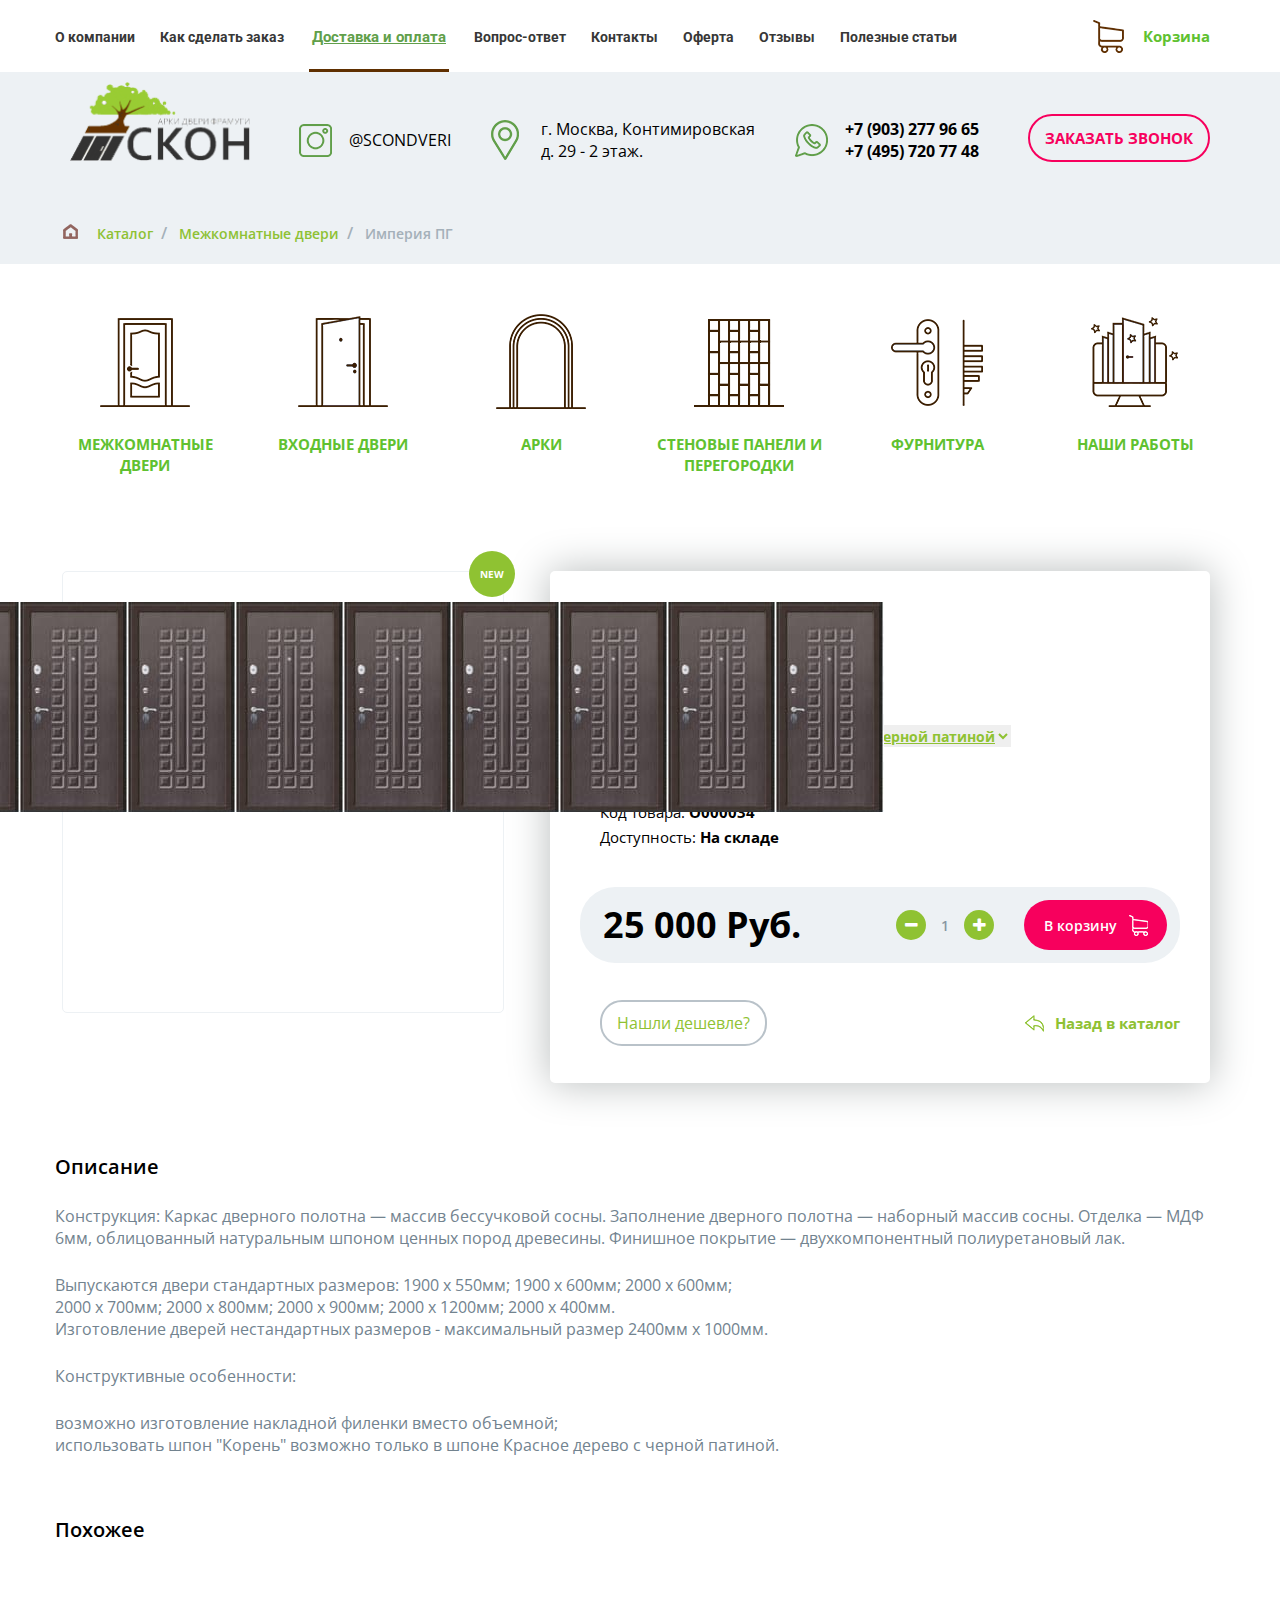
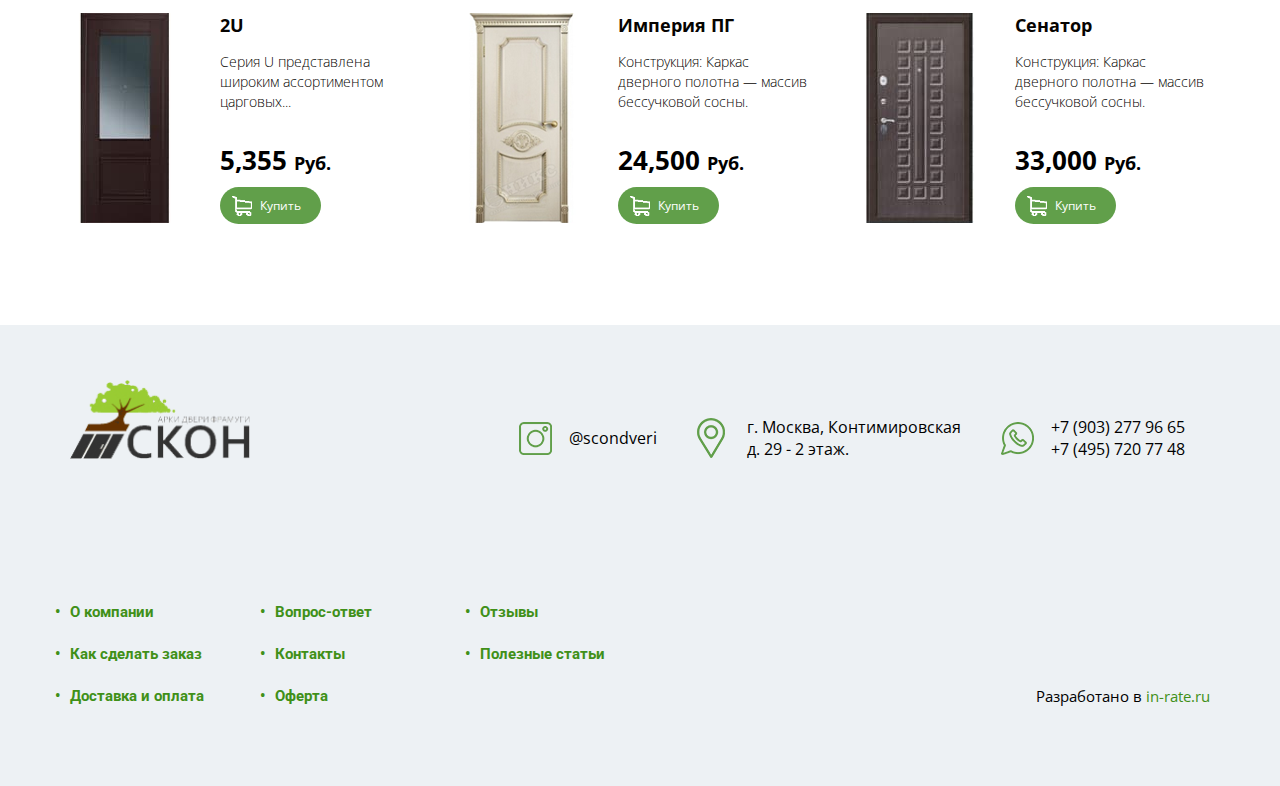
<file: item-card.html>
<!DOCTYPE html>
<html lang="ru">
<head>
    <meta charset="UTF-8">
    <meta name="viewport" content="width=device-width, initial-scale=1.0">
    <meta http-equiv="X-UA-Compatible" content="ie=edge">
    <title>Арки двери, фрамуги СКОН</title>
    <link rel="stylesheet" href="css/style.css">
    <link rel="stylesheet" href="css/item-card.css">
    <link rel="stylesheet" href="css/style-adaptivity.css">
    <link rel="stylesheet" href="slick/slick.css"/>
    <link rel="stylesheet" href="slick/slick-theme.css"/>
    <link href="https://fonts.googleapis.com/css?family=Open+Sans:400,600,700,800|Roboto:300,400,700&amp;subset=cyrillic" rel="stylesheet">
    <link href="https://stackpath.bootstrapcdn.com/font-awesome/4.7.0/css/font-awesome.min.css" rel="stylesheet" integrity="sha384-wvfXpqpZZVQGK6TAh5PVlGOfQNHSoD2xbE+QkPxCAFlNEevoEH3Sl0sibVcOQVnN" crossorigin="anonymous">
    <link rel="shortcut icon" href="img/logo.png">
</head>
<body>
    <!-- Меню, контакты, товары -->
    <header>
        <div class="container">
            <!-- Меню и корзина -->
            <div class="nav-basket">
                <!-- Меню -->
                    <div class="adaptive-menu">
                        <div class="menu-toggle"></div>
                        <nav>
                            <ul>
                                <li><a href="#">О компании</a></li>
                                <li><a href="#">Как сделать заказ</a></li>
                                <li class="active"><a href="#">Доставка и оплата</a></li>
                                <li><a href="#">Вопрос-ответ</a></li>
                                <li><a href="#">Контакты</a></li>
                                <li><a href="#">Оферта</a></li>
                                <li><a href="#">Отзывы</a></li>
                                <li><a href="#">Полезные статьи</a></li>
                            </ul>
                        </nav>
                    </div>
                <!-- Корзина -->
                <div class="basket adaptive-basket">
                    <a href="">Корзина</a>
                </div>
            </div>
        </div>
        <!-- Контакты -->
        <div class="contacts">
            <div class="container">
                <div class="logo">
                    <img src="img/logo.png" alt="Логотип">
                </div>
                <div class="communication">
                    <div class="inst">
                        <a href="#">
                            <p>@scondveri</p>
                        </a>
                    </div>
                    <div class="address">
                        <p>г. Москва, Контимировская <br>
                        д. 29 - 2 этаж.
                        </p>
                    </div>
                    <div class="whatsapp">
                        <a href="#">
                            <p>+7 (903) 277 96 65 <br>
                            +7 (495) 720 77 48
                            </p>
                        </a>
                    </div>
                </div>
                <div>
                    <a href="#" class="btn-contacts">Заказать звонок</a>
                </div>
            </div>
            <div class="container container-page-path">
                <!-- Путь к странице -->
                <div class="page-path">
                    <a href="index.html" class="home-img"><img src="img/home.png" alt="Домой"></a>
                    <a href="catalogue.html">Каталог</a>
                    <a href="#">Межкомнатные двери</a>
                    <a class="active-page">Империя ПГ</a>
                </div>
            </div>
        </div>
        <div class="container">
            <div class="goods-list">
                <div class="goods-item">
                    <div class="goods-img">
                        <img src="img/interior-doors.png" alt="Межкомнатные двери">
                    </div>
                    <div class="goods-name">
                        <a href="#"><p>Межкомнатные двери</p></a>
                    </div>
                </div>
                <div class="goods-item">
                    <div class="goods-img">
                        <img src="img/front-door.png" alt="Входные двери">
                    </div>
                    <div class="goods-name">
                        <a href="#"><p>Входные двери</p></a>
                    </div>
                </div>
                <div class="goods-item">
                    <div class="goods-img">
                        <img src="img/arches.png" alt="Арки">
                    </div>
                    <div class="goods-name">
                        <a href="#"><p>Арки</p></a>
                    </div>
                </div>
                <div class="goods-item">
                    <div class="goods-img">
                        <img src="img/wall-panels.png" alt="Стеновые панели и перегородки">
                    </div>
                    <div class="goods-name">
                        <a href="#"><p>Стеновые панели и перегородки</p></a> 
                    </div>
                </div>
                <div class="goods-item">
                    <div class="goods-img">
                        <img src="img/furniture.png" alt="Фурнитура">
                    </div>
                    <div class="goods-name">
                        <a href="#"><p>Фурнитура</p></a>
                    </div>
                </div>
                <div class="goods-item">
                    <div class="goods-img">
                        <img src="img/our-work.png" alt="Наши работы">
                    </div>
                    <div class="goods-name">
                        <a href="#"><p>Наши работы</p></a>
                    </div>
                </div>
            </div>
        </div>
    </header>
    <section class="item-slider-card">
        <div class="container">
            <div class="slider-label">
                <div class="item-slider">
                    <div data-thumb="img/thumb1.png"><img src="img/sh-img3.jpg"></div>
                    <div data-thumb="img/thumb2.png"><img src="img/sh-img3.jpg"></div>
                    <div data-thumb="img/thumb3.png"><img src="img/sh-img3.jpg"></div>
                    <div data-thumb="img/thumb4.png"><img src="img/sh-img3.jpg"></div>
                    <div data-thumb="img/thumb1.png"><img src="img/sh-img3.jpg"></div>
                    <div data-thumb="img/thumb2.png"><img src="img/sh-img3.jpg"></div>
                    <div data-thumb="img/thumb3.png"><img src="img/sh-img3.jpg"></div>
                    <div data-thumb="img/thumb1.png"><img src="img/sh-img3.jpg"></div>
                    <div data-thumb="img/thumb2.png"><img src="img/sh-img3.jpg"></div>
                    <div data-thumb="img/thumb3.png"><img src="img/sh-img3.jpg"></div>
                    <div data-thumb="img/thumb4.png"><img src="img/sh-img3.jpg"></div>
                </div>
                <div class="label">
                    <p>new</p>
                </div>
            </div>
            <div class="item-card">
                <div class="item-name">
                    <h2>Империя ПГ</h2>
                </div>
                <div class="item-type">
                    <div class="item-size">
                        <p>Размер:</p>
                        <select name="size">
                            <option value="standart">2000 X 900</option>
                            <option value="large">2000 X 1400</option>
                        </select>
                    </div>
                    <div class="item-material">
                        <p>Материал:</p>
                        <select name="material">
                            <option value="black">Красное дерево с черной патиной</option>
                            <option value="white">Красное дерево с белой патиной</option>
                        </select>
                    </div>
                </div>
                <div class="item-description">
                    <p>Производитель: <span>ОНИКС</span></p>
                    <p>Код товара: <span>О000034</span></p>
                    <p>Доступность: <span>На складе</span></p>
                </div>
                <div class="item-buy">
                    <div class="item-price">
                        <p>25 000 Руб.</p>
                    </div>
                    <div class="add-to-basket">
                        <div class="add">
                            <a href="#" class="minus"></a>
                            <p>1</p>
                            <a href="#" class="plus"></a>
                        </div>
                        <div class="item-basket">
                            <a href="#">В корзину</a>
                        </div>
                    </div>
                </div>
                <div class="item-cheaper-back">
                    <div class="cheaper">
                        <a href="#">Нашли дешевле?</a>
                    </div>
                    <div class="back-catalogue">
                        <a href="#">Назад в каталог</a>
                    </div>
                </div>
            </div>
        </div>
    </section>
    <section class="item-card-description">
        <div class="container">
            <div class="item-card-title">
                <h4>Описание</h4>
            </div>
            <div class="item-intro">
                <p>Конструкция: Каркас дверного полотна — массив бессучковой сосны. Заполнение дверного полотна — наборный массив сосны. Отделка — МДФ 6мм, облицованный натуральным шпоном ценных пород древесины. Финишное покрытие — двухкомпонентный полиуретановый лак.</p>
                <p>Выпускаются двери стандартных размеров: 1900 х 550мм; 1900 х 600мм; 2000 х 600мм; <br>
                    2000 х 700мм; 2000 х 800мм; 2000 х 900мм; 2000 х 1200мм; 2000 х 400мм. <br>
                    Изготовление дверей нестандартных размеров - максимальный размер 2400мм х 1000мм.</p>
                <p>Конструктивные особенности: </p>
                <p>возможно изготовление накладной филенки вместо объемной; <br>
                    использовать шпон "Корень" возможно только в шпоне Красное дерево с черной патиной. </p>
            </div>
        </div>
    </section>
    <section class="item-card-similar">
        <div class="container">
            <div class="item-card-title">
                <h4>Похожее</h4>
            </div>
            <div class="similar-list">
                <div class="similar-item">
                    <div class="similar-card">
                        <div class="similar-img">
                            <img src="img/sh-img1.jpg" alt="Фото товара">
                        </div>
                        <div class="similar-text">
                            <div class="similar-name">
                                <h4>2U</h4>
                            </div>
                            <div class="similar-description">
                                <p>Серия U представлена широким ассортиментом царговых...</p>
                            </div>
                            <div class="similar-price">
                                <p>5,355 <span>Руб.</span></p>
                            </div>
                            <a href="#" class="btn-buy">Купить</a>
                        </div>
                    </div>
                    <div class="similar-hover">
                        <div class="similar-presence">
                            <p>Есть на складе</p>
                        </div>
                        <div class="similar-compare">
                            <a href="#">Сравнить</a>
                        </div>
                        <div class="similar-tab">
                            <a href="#">В закладки</a>
                        </div>
                    </div>
                </div>
                <div class="similar-item">
                    <div class="similar-card">
                        <div class="similar-img">
                            <img src="img/sh-img2.jpg" alt="Фото товара">
                        </div>
                        <div class="similar-text">
                            <div class="similar-name">
                                <h4>Империя ПГ</h4>
                            </div>
                            <div class="similar-description">
                                <p>Конструкция: Каркас дверного полотна — массив бессучковой сосны.</p>
                            </div>
                            <div class="similar-price">
                                <p>24,500 <span>Руб.</span></p>
                            </div>
                            <a href="#" class="btn-buy">Купить</a>
                        </div>
                    </div>
                    <div class="similar-hover">
                        <div class="similar-presence">
                            <p>Есть на складе</p>
                        </div>
                        <div class="similar-compare">
                            <a href="#">Сравнить</a>
                        </div>
                        <div class="similar-tab">
                            <a href="#">В закладки</a>
                        </div>
                    </div>
                </div>
                <div class="similar-item">
                    <div class="similar-card">
                        <div class="similar-img">
                            <img src="img/sh-img3.jpg" alt="Фото товара">
                        </div>
                        <div class="similar-text">
                            <div class="similar-name">
                                <h4>Сенатор</h4>
                            </div>
                            <div class="similar-description">
                                <p>Конструкция: Каркас дверного полотна — массив бессучковой сосны.</p>
                            </div>
                            <div class="similar-price">
                                <p>33,000 <span>Руб.</span></p>
                            </div>
                            <a href="#" class="btn-buy">Купить</a>
                        </div>
                    </div>
                    <div class="similar-hover">
                        <div class="similar-presence">
                            <p>Есть на складе</p>
                        </div>
                        <div class="similar-compare">
                            <a href="#">Сравнить</a>
                        </div>
                        <div class="similar-tab">
                            <a href="#">В закладки</a>
                        </div>
                    </div>
                </div>
            </div>
        </div>
    </section>
    <footer>
        <!-- Контакты -->
        <div class="container">
            <div class="contacts">
                <div class="logo">
                    <img src="img/logo.png" alt="Логотип">
                </div>
                <div class="communication">
                    <div class="inst">
                        <p>@scondveri</p>
                    </div>
                    <div class="address">
                        <p>г. Москва, Контимировская <br>
                            д. 29 - 2 этаж.</p>
                    </div>
                    <div class="whatsapp">
                        <p>+7 (903) 277 96 65 <br>
                            +7 (495) 720 77 48</p>
                    </div>
                </div>
            </div>
            <div class="footer-nav-copyright">
                <div class="footer-nav">
                    <nav>
                        <ul>
                            <li><a href="#">О компании</a></li>
                            <li><a href="#">Вопрос-ответ</a></li>
                            <li><a href="#">Отзывы</a></li>
                            <li><a href="#">Как сделать заказ</a></li>
                            <li><a href="#">Контакты</a></li>
                            <li><a href="#">Полезные статьи</a></li>
                            <li><a href="#">Доставка и оплата</a></li>
                            <li><a href="#">Оферта</a></li>
                        </ul>
                    </nav>
                </div>
                <div class="copyright">
                    <p>Разработано в <a href="http://in-rate.ru" target="_blank">in-rate.ru</a></p>
                </div>
            </div>
        </div>
    </footer>
    <script src="https://ajax.googleapis.com/ajax/libs/jquery/3.3.1/jquery.min.js"></script>
    <script type="text/javascript" src="slick/slick.min.js"></script>
    <script src="js/js.js"></script>
    <script>
    $(document).ready(function(){
    $('.menu-toggle').click(function(){
        $('.menu-toggle').toggleClass('active')
        $('nav').toggleClass('active')
        })
    });
    </script>
</body>
</html>
</file>
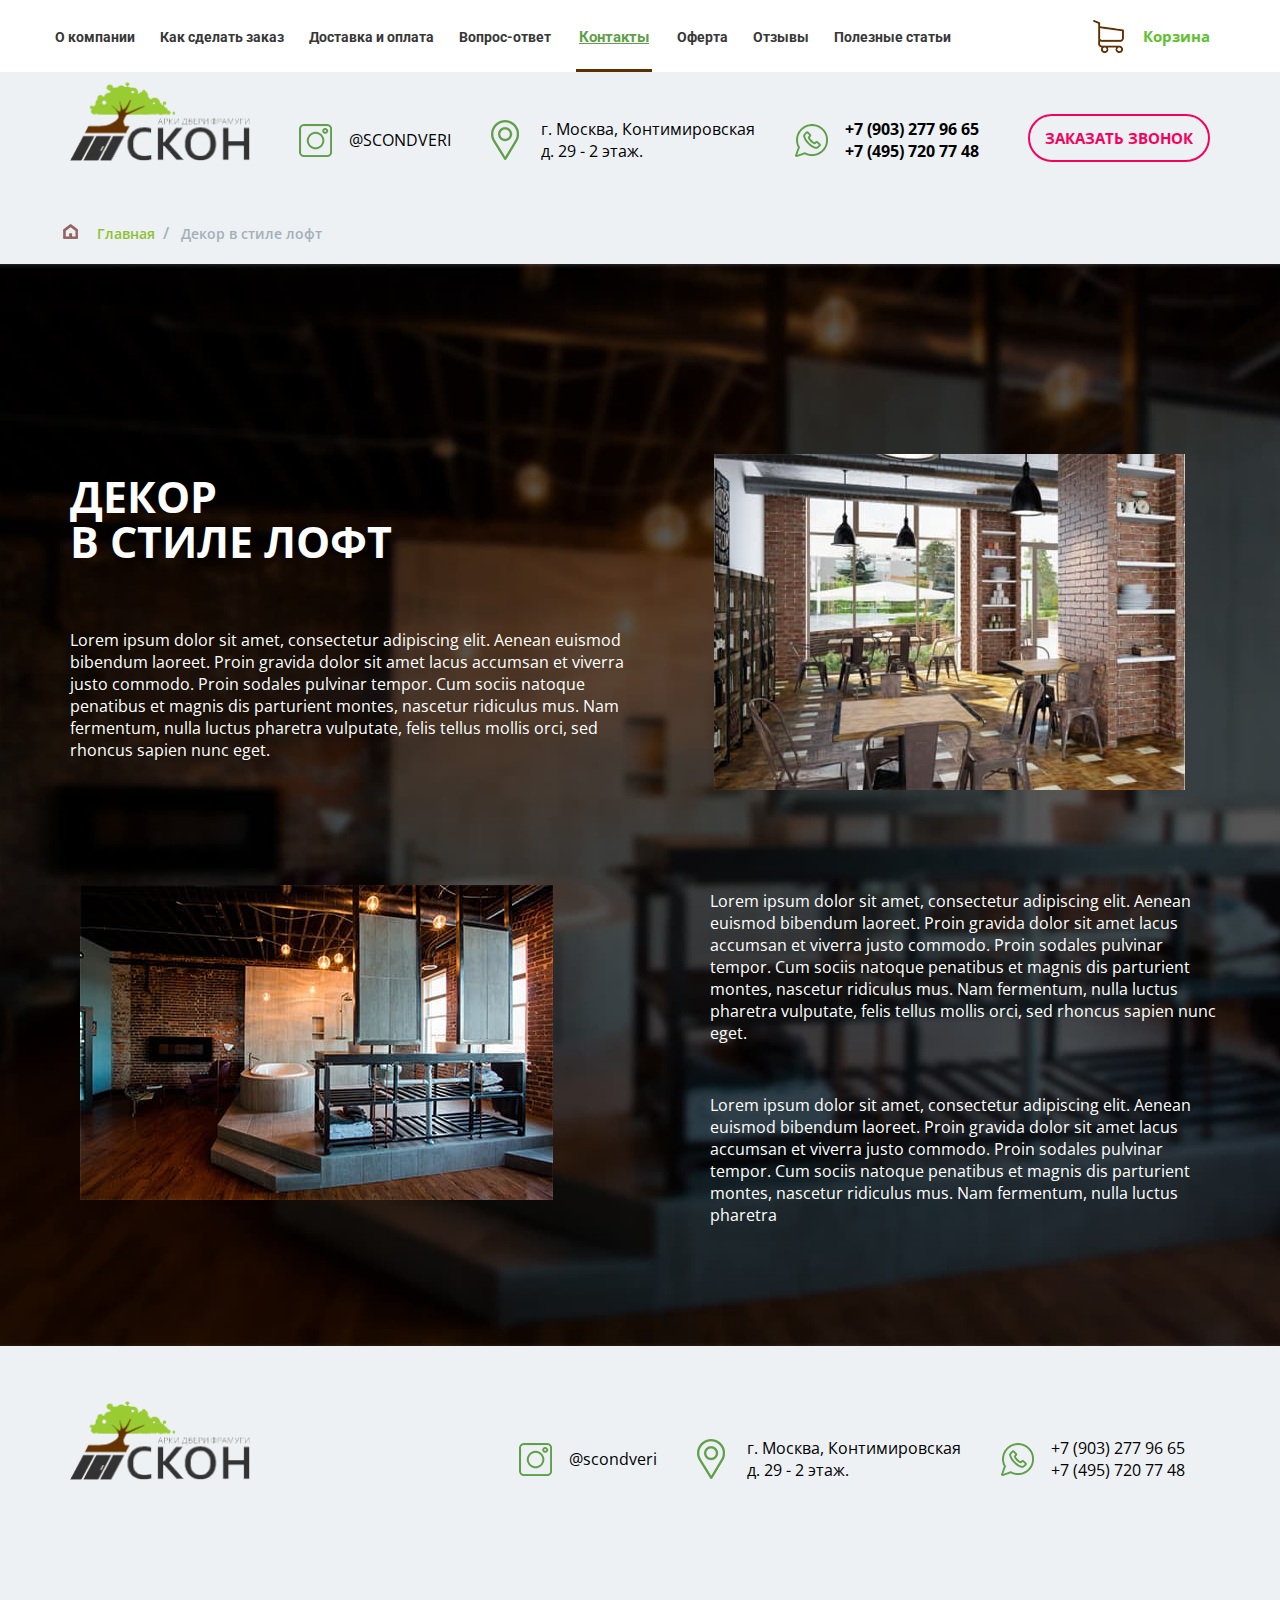
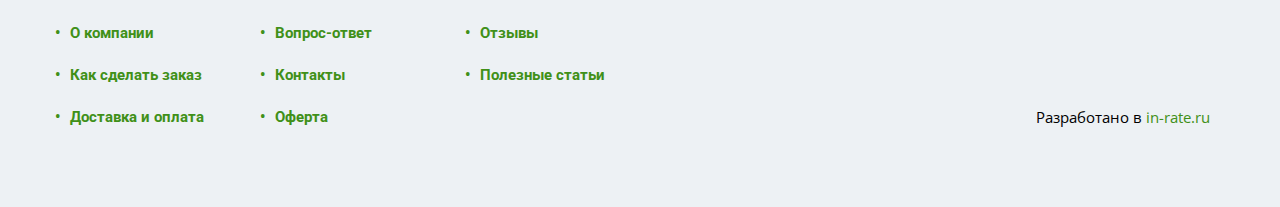
<file: loft.html>
<!DOCTYPE html>
<html lang="ru">
<head>
    <meta charset="UTF-8">
    <meta name="viewport" content="width=device-width, initial-scale=1.0">
    <meta http-equiv="X-UA-Compatible" content="ie=edge">
    <title>Арки двери, фрамуги СКОН</title>
    <link rel="stylesheet" href="css/style.css">
    <link rel="stylesheet" href="css/loft.css">
    <link rel="stylesheet" href="css/style-adaptivity.css">
    <link href="https://fonts.googleapis.com/css?family=Open+Sans:400,600,700,800|Roboto:300,400,700&amp;subset=cyrillic" rel="stylesheet">
    <link href="https://stackpath.bootstrapcdn.com/font-awesome/4.7.0/css/font-awesome.min.css" rel="stylesheet" integrity="sha384-wvfXpqpZZVQGK6TAh5PVlGOfQNHSoD2xbE+QkPxCAFlNEevoEH3Sl0sibVcOQVnN" crossorigin="anonymous">
    <link rel="shortcut icon" href="img/logo.png">
</head>
<body>
    <!-- Меню, контакты, товары -->
    <header>
        <div class="container">
            <!-- Меню и корзина -->
            <div class="nav-basket">
                <!-- Меню -->
                    <div class="adaptive-menu">
                        <div class="menu-toggle"></div>
                        <nav>
                            <ul>
                                <li><a href="#">О компании</a></li>
                                <li><a href="#">Как сделать заказ</a></li>
                                <li><a href="#">Доставка и оплата</a></li>
                                <li><a href="#">Вопрос-ответ</a></li>
                                <li class="active"><a href="#">Контакты</a></li>
                                <li><a href="#">Оферта</a></li>
                                <li><a href="#">Отзывы</a></li>
                                <li><a href="#">Полезные статьи</a></li>
                            </ul>
                        </nav>
                    </div>
                <!-- Корзина -->
                <div class="basket adaptive-basket">
                    <a href="">Корзина</a>
                </div>
            </div>
        </div>
        <!-- Контакты -->
        <div class="contacts">
            <div class="container">
                <div class="logo">
                    <img src="img/logo.png" alt="Логотип">
                </div>
                <div class="communication">
                    <div class="inst">
                        <a href="#">
                            <p>@scondveri</p>
                        </a>
                    </div>
                    <div class="address">
                        <p>г. Москва, Контимировская <br>
                        д. 29 - 2 этаж.
                        </p>
                    </div>
                    <div class="whatsapp">
                        <a href="#">
                            <p>+7 (903) 277 96 65 <br>
                            +7 (495) 720 77 48
                            </p>
                        </a>
                    </div>
                </div>
                <div>
                    <a href="#" class="btn-contacts">Заказать звонок</a>
                </div>
            </div>
            <div class="container container-page-path">
                <!-- Путь к странице -->
                <div class="page-path">
                    <a href="index.html" class="home-img"><img src="img/home.png" alt="Домой"></a>
                    <a href="index.html">Главная</a>
                    <a class="active-page">Декор в стиле лофт</a>
                </div>
            </div>
        </div>
    </header>
    <section class="loft">
        <div class="container">
            <div class="loft-article">
                <div class="loft-desc">
                    <div class="section-title">
                        <h2>Декор <br>
                            в стиле лофт</h2>
                    </div>
                    <div class="loft-intro">
                        <p>Lorem ipsum dolor sit amet, consectetur adipiscing elit. Aenean euismod bibendum laoreet. Proin gravida dolor sit amet lacus accumsan et viverra justo commodo. Proin sodales pulvinar tempor. Cum sociis natoque penatibus et magnis dis parturient montes, nascetur ridiculus mus. Nam fermentum, nulla luctus pharetra vulputate, felis tellus mollis orci, sed rhoncus sapien nunc eget.</p>
                    </div>
                </div>
                <div class="loft-img">
                    <img src="img/loft1.jpg" alt="Картинка">
                </div>
            </div>
            <div class="loft-article">
                <div class="loft-desc">
                    <div class="loft-intro">
                        <p>Lorem ipsum dolor sit amet, consectetur adipiscing elit. Aenean euismod bibendum laoreet. Proin gravida dolor sit amet lacus accumsan et viverra justo commodo. Proin sodales pulvinar tempor. Cum sociis natoque penatibus et magnis dis parturient montes, nascetur ridiculus mus. Nam fermentum, nulla luctus pharetra vulputate, felis tellus mollis orci, sed rhoncus sapien nunc eget.</p>
                        <p>Lorem ipsum dolor sit amet, consectetur adipiscing elit. Aenean euismod bibendum laoreet. Proin gravida dolor sit amet lacus accumsan et viverra justo commodo. Proin sodales pulvinar tempor. Cum sociis natoque penatibus et magnis dis parturient montes, nascetur ridiculus mus. Nam fermentum, nulla luctus pharetra</p>
                    </div>
                </div>
                <div class="loft-img">
                    <img src="img/loft2.jpg" alt="Картинка">
                </div>
            </div>
        </div>
    </section>
    <footer>
        <!-- Контакты -->
        <div class="container">
            <div class="contacts">
                <div class="logo">
                    <img src="img/logo.png" alt="Логотип">
                </div>
                <div class="communication">
                    <div class="inst">
                        <p>@scondveri</p>
                    </div>
                    <div class="address">
                        <p>г. Москва, Контимировская <br>
                            д. 29 - 2 этаж.</p>
                    </div>
                    <div class="whatsapp">
                        <p>+7 (903) 277 96 65 <br>
                            +7 (495) 720 77 48</p>
                    </div>
                </div>
            </div>
            <div class="footer-nav-copyright">
                <div class="footer-nav">
                    <nav>
                        <ul>
                            <li><a href="#">О компании</a></li>
                            <li><a href="#">Вопрос-ответ</a></li>
                            <li><a href="#">Отзывы</a></li>
                            <li><a href="#">Как сделать заказ</a></li>
                            <li><a href="#">Контакты</a></li>
                            <li><a href="#">Полезные статьи</a></li>
                            <li><a href="#">Доставка и оплата</a></li>
                            <li><a href="#">Оферта</a></li>
                        </ul>
                    </nav>
                </div>
                <div class="copyright">
                    <p>Разработано в <a href="http://in-rate.ru" target="_blank">in-rate.ru</a></p>
                </div>
            </div>
        </div>
    </footer>
    <script src="https://ajax.googleapis.com/ajax/libs/jquery/3.3.1/jquery.min.js"></script>
    <script>
    $(document).ready(function(){
    $('.menu-toggle').click(function(){
        $('.menu-toggle').toggleClass('active')
        $('nav').toggleClass('active')
        })
    });
    </script>
</body>
</html>
</file>
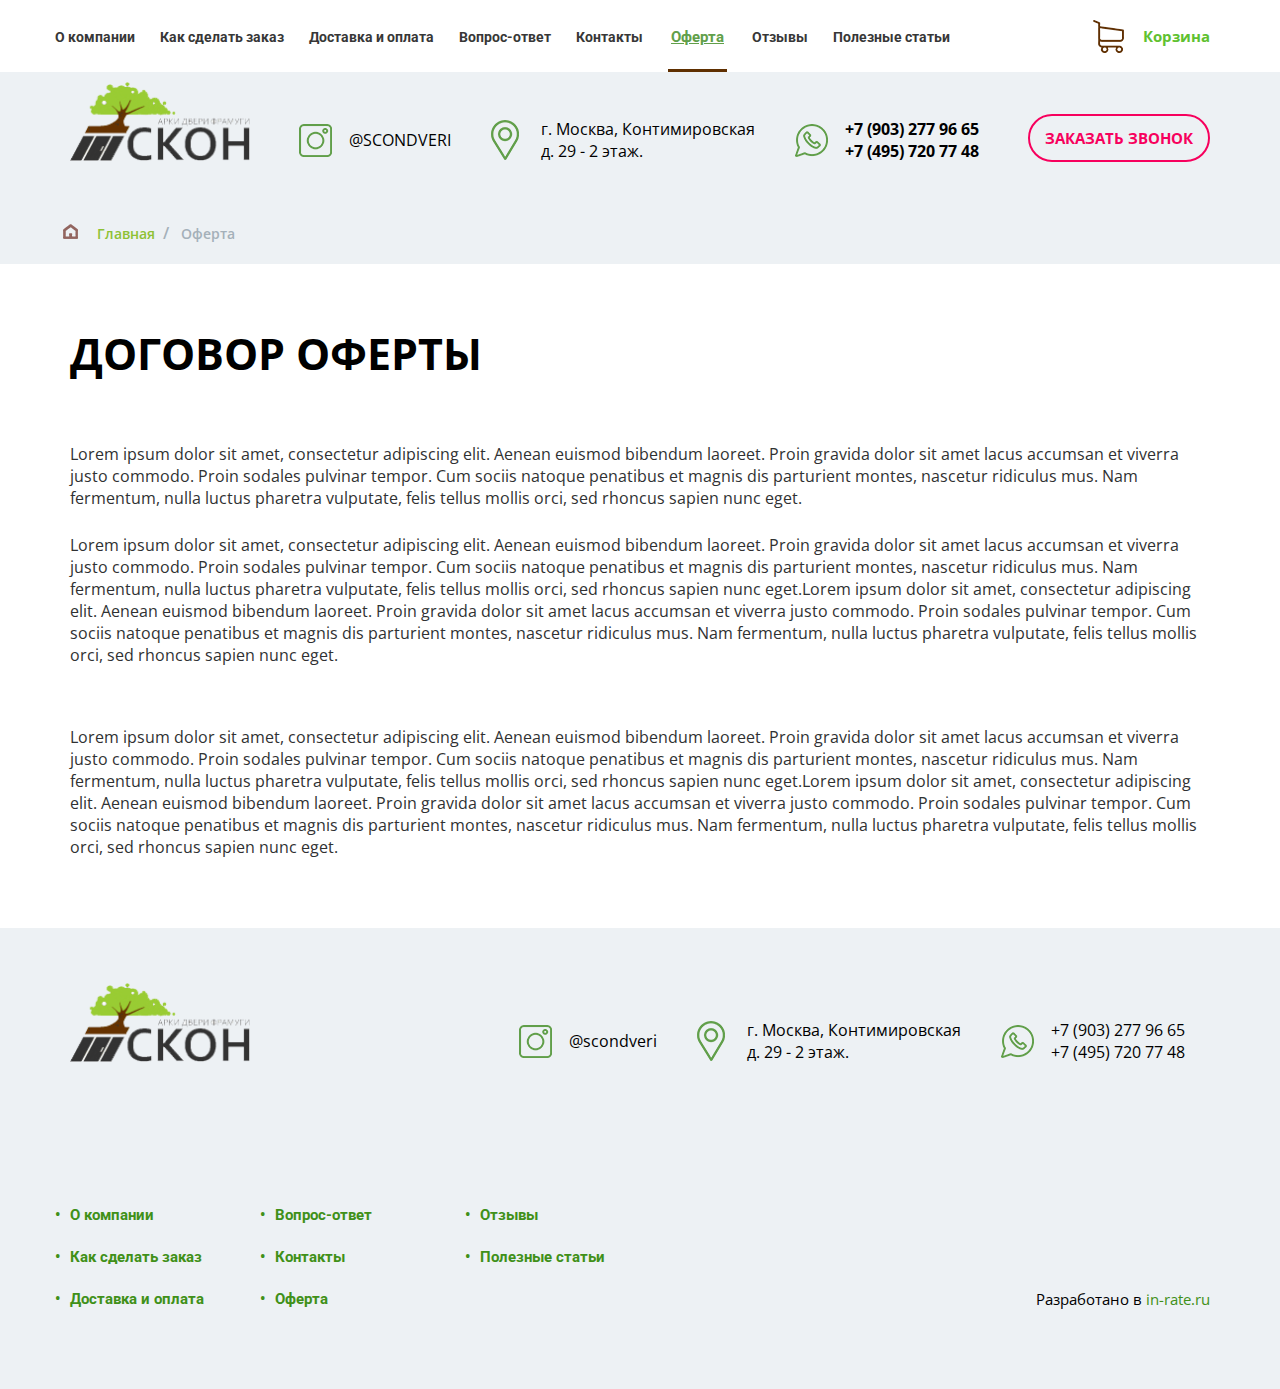
<file: offer.html>
<!DOCTYPE html>
<html lang="ru">
<head>
    <meta charset="UTF-8">
    <meta name="viewport" content="width=device-width, initial-scale=1.0">
    <meta http-equiv="X-UA-Compatible" content="ie=edge">
    <title>Арки двери, фрамуги СКОН</title>
    <link rel="stylesheet" href="css/style.css">
    <link rel="stylesheet" href="css/offer.css">
    <link rel="stylesheet" href="css/style-adaptivity.css">
    <link href="https://fonts.googleapis.com/css?family=Open+Sans:400,600,700,800|Roboto:300,400,700&amp;subset=cyrillic" rel="stylesheet">
    <link href="https://stackpath.bootstrapcdn.com/font-awesome/4.7.0/css/font-awesome.min.css" rel="stylesheet" integrity="sha384-wvfXpqpZZVQGK6TAh5PVlGOfQNHSoD2xbE+QkPxCAFlNEevoEH3Sl0sibVcOQVnN" crossorigin="anonymous">
    <link rel="shortcut icon" href="img/logo.png">
</head>
<body>
    <!-- Меню, контакты, товары -->
    <header>
        <div class="container">
            <!-- Меню и корзина -->
            <div class="nav-basket">
                <!-- Меню -->
                    <div class="adaptive-menu">
                        <div class="menu-toggle"></div>
                        <nav>
                            <ul>
                                <li><a href="#">О компании</a></li>
                                <li><a href="#">Как сделать заказ</a></li>
                                <li><a href="#">Доставка и оплата</a></li>
                                <li><a href="#">Вопрос-ответ</a></li>
                                <li><a href="#">Контакты</a></li>
                                <li class="active"><a href="#">Оферта</a></li>
                                <li><a href="#">Отзывы</a></li>
                                <li><a href="#">Полезные статьи</a></li>
                            </ul>
                        </nav>
                    </div>
                <!-- Корзина -->
                <div class="basket adaptive-basket">
                    <a href="">Корзина</a>
                </div>
            </div>
        </div>
        <!-- Контакты -->
        <div class="contacts">
            <div class="container">
                <div class="logo">
                    <img src="img/logo.png" alt="Логотип">
                </div>
                <div class="communication">
                    <div class="inst">
                        <a href="#">
                            <p>@scondveri</p>
                        </a>
                    </div>
                    <div class="address">
                        <p>г. Москва, Контимировская <br>
                        д. 29 - 2 этаж.
                        </p>
                    </div>
                    <div class="whatsapp">
                        <a href="#">
                            <p>+7 (903) 277 96 65 <br>
                            +7 (495) 720 77 48
                            </p>
                        </a>
                    </div>
                </div>
                <div>
                    <a href="#" class="btn-contacts">Заказать звонок</a>
                </div>
            </div>
            <div class="container container-page-path">
                <!-- Путь к странице -->
                <div class="page-path">
                    <a href="index.html" class="home-img"><img src="img/home.png" alt="Домой"></a>
                    <a href="index.html">Главная</a>
                    <a class="active-page">Оферта</a>
                </div>
            </div>
        </div>
    </header>
    <section class="offer">
        <div class="container">
            <div class="section-title">
                <h2>Договор оферты</h2>
            </div>
            <div class="section-intro">
                <p>Lorem ipsum dolor sit amet, consectetur adipiscing elit. Aenean euismod bibendum laoreet. Proin gravida dolor sit amet lacus accumsan et viverra justo commodo. Proin sodales pulvinar tempor. Cum sociis natoque penatibus et magnis dis parturient montes, nascetur ridiculus mus. Nam fermentum, nulla luctus pharetra vulputate, felis tellus mollis orci, sed rhoncus sapien nunc eget.</p>
                <p>Lorem ipsum dolor sit amet, consectetur adipiscing elit. <span>Aenean</span> euismod bibendum laoreet. Proin gravida dolor sit amet lacus accumsan et viverra justo commodo. Proin sodales pulvinar tempor. Cum sociis natoque penatibus et magnis dis parturient montes, nascetur ridiculus mus. Nam fermentum, nulla luctus pharetra vulputate, felis tellus mollis orci, sed rhoncus sapien nunc eget.Lorem ipsum dolor sit amet, consectetur adipiscing elit. Aenean euismod bibendum laoreet. Proin gravida dolor sit amet lacus accumsan et viverra justo commodo. Proin sodales pulvinar tempor. Cum sociis natoque penatibus et magnis dis parturient montes, nascetur ridiculus mus. Nam fermentum, nulla luctus pharetra vulputate, felis tellus mollis orci, sed rhoncus sapien nunc eget.</p>
                <div class="section-intro-bottom">
                    <p>Lorem ipsum dolor sit amet, consectetur adipiscing elit. Aenean euismod bibendum laoreet. Proin gravida dolor sit amet lacus accumsan et viverra justo commodo. Proin sodales pulvinar tempor. Cum sociis natoque penatibus et magnis dis parturient montes, nascetur ridiculus mus. Nam fermentum, nulla luctus pharetra vulputate, felis tellus mollis orci, sed rhoncus sapien nunc eget.Lorem ipsum dolor sit amet, consectetur adipiscing elit. Aenean euismod bibendum laoreet. Proin gravida dolor sit amet lacus accumsan et viverra justo commodo. Proin sodales pulvinar tempor. Cum sociis natoque penatibus et magnis dis parturient montes, nascetur ridiculus mus. Nam fermentum, nulla luctus pharetra vulputate, felis tellus mollis orci, sed rhoncus sapien nunc eget.</p>
                </div>
            </div>
        </div>
    </section>
    <footer>
        <!-- Контакты -->
        <div class="container">
            <div class="contacts">
                <div class="logo">
                    <img src="img/logo.png" alt="Логотип">
                </div>
                <div class="communication">
                    <div class="inst">
                        <p>@scondveri</p>
                    </div>
                    <div class="address">
                        <p>г. Москва, Контимировская <br>
                            д. 29 - 2 этаж.</p>
                    </div>
                    <div class="whatsapp">
                        <p>+7 (903) 277 96 65 <br>
                            +7 (495) 720 77 48</p>
                    </div>
                </div>
            </div>
            <div class="footer-nav-copyright">
                <div class="footer-nav">
                    <nav>
                        <ul>
                            <li><a href="#">О компании</a></li>
                            <li><a href="#">Вопрос-ответ</a></li>
                            <li><a href="#">Отзывы</a></li>
                            <li><a href="#">Как сделать заказ</a></li>
                            <li><a href="#">Контакты</a></li>
                            <li><a href="#">Полезные статьи</a></li>
                            <li><a href="#">Доставка и оплата</a></li>
                            <li><a href="#">Оферта</a></li>
                        </ul>
                    </nav>
                </div>
                <div class="copyright">
                    <p>Разработано в <a href="http://in-rate.ru" target="_blank">in-rate.ru</a></p>
                </div>
            </div>
        </div>
    </footer>
    <script src="https://ajax.googleapis.com/ajax/libs/jquery/3.3.1/jquery.min.js"></script>
    <script>
    $(document).ready(function(){
    $('.menu-toggle').click(function(){
        $('.menu-toggle').toggleClass('active')
        $('nav').toggleClass('active')
        })
    });
    </script>
</body>
</html>
</file>
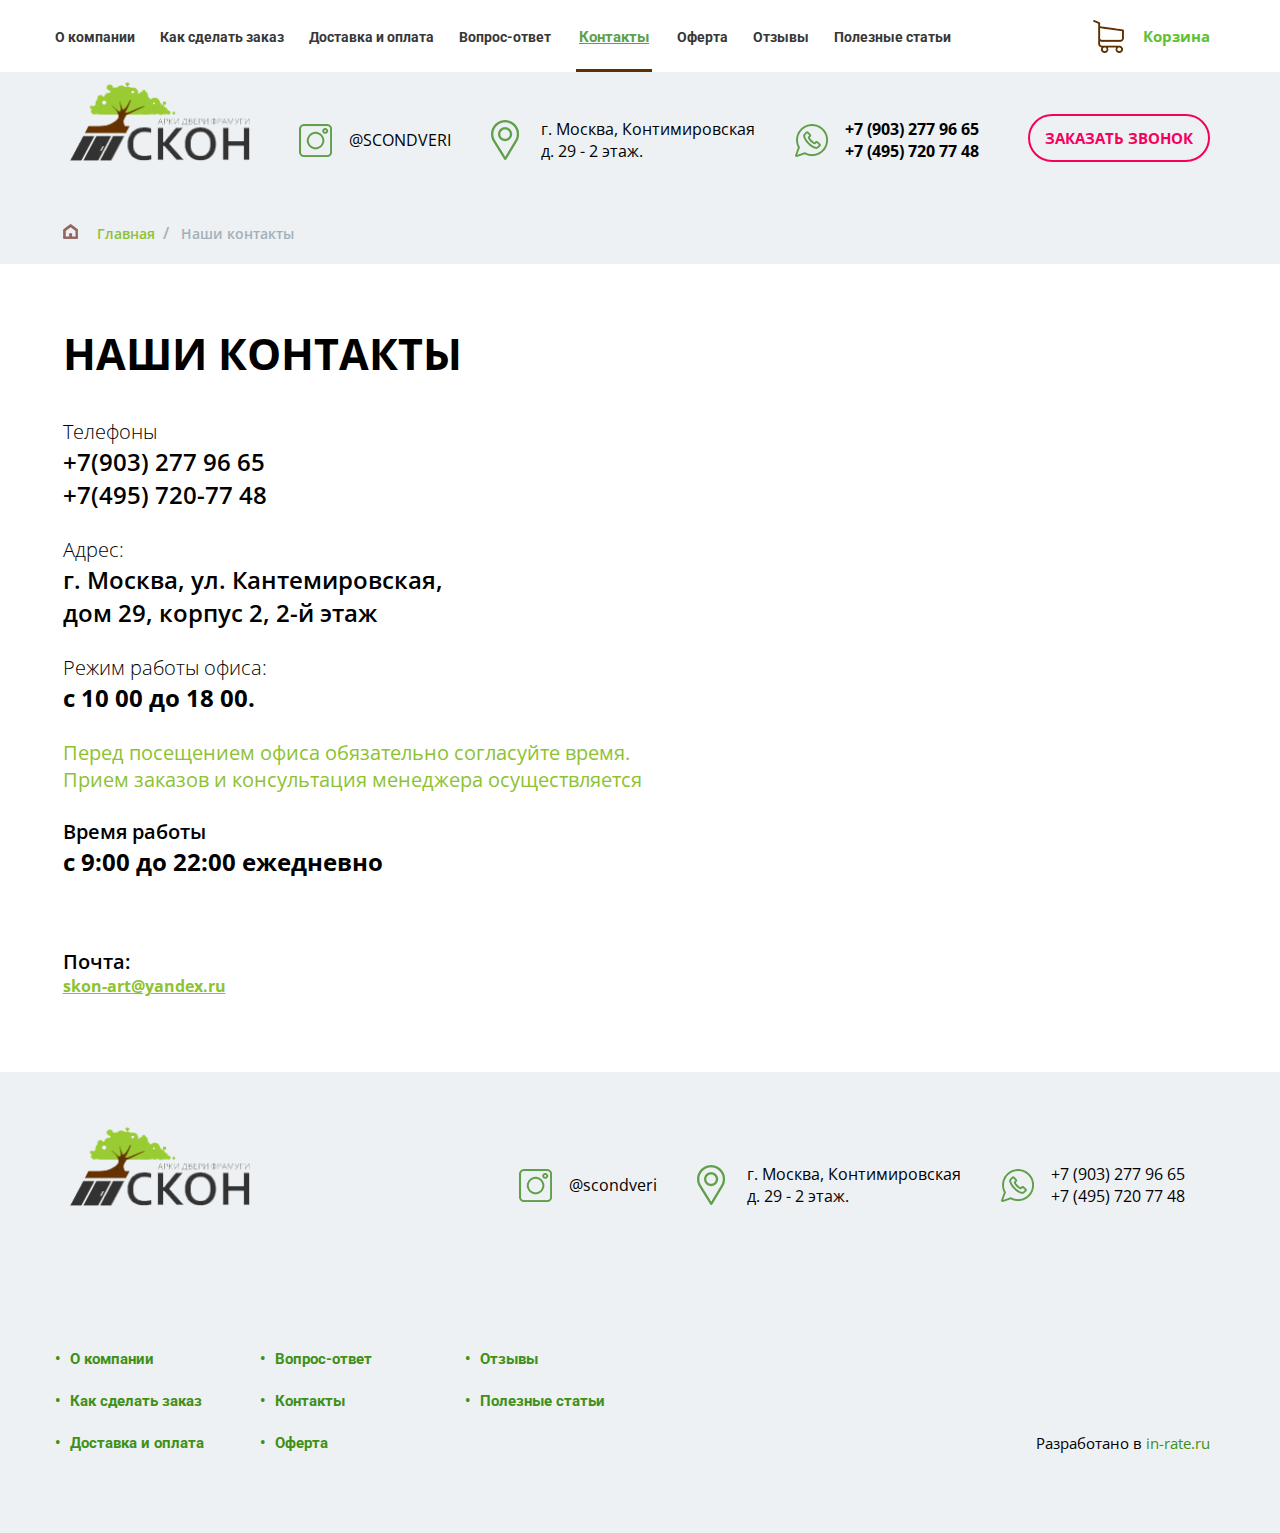
<file: our-contact.html>
<!DOCTYPE html>
<html lang="ru">
<head>
    <meta charset="UTF-8">
    <meta name="viewport" content="width=device-width, initial-scale=1.0">
    <meta http-equiv="X-UA-Compatible" content="ie=edge">
    <title>Арки двери, фрамуги СКОН</title>
    <link rel="stylesheet" href="css/style.css">
    <link rel="stylesheet" href="css/our-contact.css">
    <link rel="stylesheet" href="css/style-adaptivity.css">
    <link href="https://fonts.googleapis.com/css?family=Open+Sans:400,600,700,800|Roboto:300,400,700&amp;subset=cyrillic" rel="stylesheet">
    <link href="https://stackpath.bootstrapcdn.com/font-awesome/4.7.0/css/font-awesome.min.css" rel="stylesheet" integrity="sha384-wvfXpqpZZVQGK6TAh5PVlGOfQNHSoD2xbE+QkPxCAFlNEevoEH3Sl0sibVcOQVnN" crossorigin="anonymous">
    <link rel="shortcut icon" href="img/logo.png">
</head>
<body>
    <!-- Меню, контакты, товары -->
    <header>
        <div class="container">
            <!-- Меню и корзина -->
            <div class="nav-basket">
                <!-- Меню -->
                    <div class="adaptive-menu">
                        <div class="menu-toggle"></div>
                        <nav>
                            <ul>
                                <li><a href="#">О компании</a></li>
                                <li><a href="#">Как сделать заказ</a></li>
                                <li><a href="#">Доставка и оплата</a></li>
                                <li><a href="#">Вопрос-ответ</a></li>
                                <li class="active"><a href="#">Контакты</a></li>
                                <li><a href="#">Оферта</a></li>
                                <li><a href="#">Отзывы</a></li>
                                <li><a href="#">Полезные статьи</a></li>
                            </ul>
                        </nav>
                    </div>
                <!-- Корзина -->
                <div class="basket adaptive-basket">
                    <a href="">Корзина</a>
                </div>
            </div>
        </div>
        <!-- Контакты -->
        <div class="contacts">
            <div class="container">
                <div class="logo">
                    <img src="img/logo.png" alt="Логотип">
                </div>
                <div class="communication">
                    <div class="inst">
                        <a href="#">
                            <p>@scondveri</p>
                        </a>
                    </div>
                    <div class="address">
                        <p>г. Москва, Контимировская <br>
                        д. 29 - 2 этаж.
                        </p>
                    </div>
                    <div class="whatsapp">
                        <a href="#">
                            <p>+7 (903) 277 96 65 <br>
                            +7 (495) 720 77 48
                            </p>
                        </a>
                    </div>
                </div>
                <div>
                    <a href="#" class="btn-contacts">Заказать звонок</a>
                </div>
            </div>
            <div class="container container-page-path">
                <!-- Путь к странице -->
                <div class="page-path">
                    <a href="index.html" class="home-img"><img src="img/home.png" alt="Домой"></a>
                    <a href="index.html">Главная</a>
                    <a class="active-page">Наши контакты</a>
                </div>
            </div>
        </div>
    </header>
    <section class="section-our-contact">
        <div class="container">
            <div class="our-contact">
                <div class="section-title">
                    <h2>Наши контакты</h2>
                </div>
                <div class="our-contact-phone">
                    <p>Телефоны <br>
                    <span>
                        +7(903) 277 96 65 <br>
                        +7(495) 720-77 48
                    </span>
                    </p>
                </div>
                <div class="our-contact-address">
                    <p>Адрес: <br>
                    <span>
                        г. Москва, ул. Кантемировская, <br>
                        дом 29, корпус 2, 2-й этаж
                    </span>
                    </p>
                </div>
                <div class="our-contact-work">
                    <p>Режим работы офиса: <br>
                    <span>
                        с 10 00 до 18 00.
                    </span>
                    </p>
                </div>
                <div class="our-contact-alert">
                    <p>Перед посещением офиса обязательно согласуйте время. <br>
                        Прием заказов и консультация менеджера осуществляется</p>
                </div>
                <div class="our-contact-time-work">
                    <p>Время работы <br>
                    <span>
                        с 9:00 до 22:00 ежедневно
                    </span>
                    </p>
                </div>
                <div class="our-contact-email">
                    <p>Почта: </p>
                    <a href="#">skon-art@yandex.ru</a>
                </div>
            </div>
            <div class="map">
                    <iframe src="https://yandex.ua/map-widget/v1/?um=constructor%3A72f288a7ef916ca19b596d58c9d4dabf58430032598d4964673d2682d177f832&amp;source=constructor" width="900" height="801" frameborder="0"></iframe>
            </div>
        </div>
    </section>
    <footer>
        <!-- Контакты -->
        <div class="container">
            <div class="contacts">
                <div class="logo">
                    <img src="img/logo.png" alt="Логотип">
                </div>
                <div class="communication">
                    <div class="inst">
                        <p>@scondveri</p>
                    </div>
                    <div class="address">
                        <p>г. Москва, Контимировская <br>
                            д. 29 - 2 этаж.</p>
                    </div>
                    <div class="whatsapp">
                        <p>+7 (903) 277 96 65 <br>
                            +7 (495) 720 77 48</p>
                    </div>
                </div>
            </div>
            <div class="footer-nav-copyright">
                <div class="footer-nav">
                    <nav>
                        <ul>
                            <li><a href="#">О компании</a></li>
                            <li><a href="#">Вопрос-ответ</a></li>
                            <li><a href="#">Отзывы</a></li>
                            <li><a href="#">Как сделать заказ</a></li>
                            <li><a href="#">Контакты</a></li>
                            <li><a href="#">Полезные статьи</a></li>
                            <li><a href="#">Доставка и оплата</a></li>
                            <li><a href="#">Оферта</a></li>
                        </ul>
                    </nav>
                </div>
                <div class="copyright">
                    <p>Разработано в <a href="http://in-rate.ru" target="_blank">in-rate.ru</a></p>
                </div>
            </div>
        </div>
    </footer>
    <script src="https://ajax.googleapis.com/ajax/libs/jquery/3.3.1/jquery.min.js"></script>
    <script>
    $(document).ready(function(){
    $('.menu-toggle').click(function(){
        $('.menu-toggle').toggleClass('active')
        $('nav').toggleClass('active')
        })
    });
    </script>
</body>
</html>
</file>
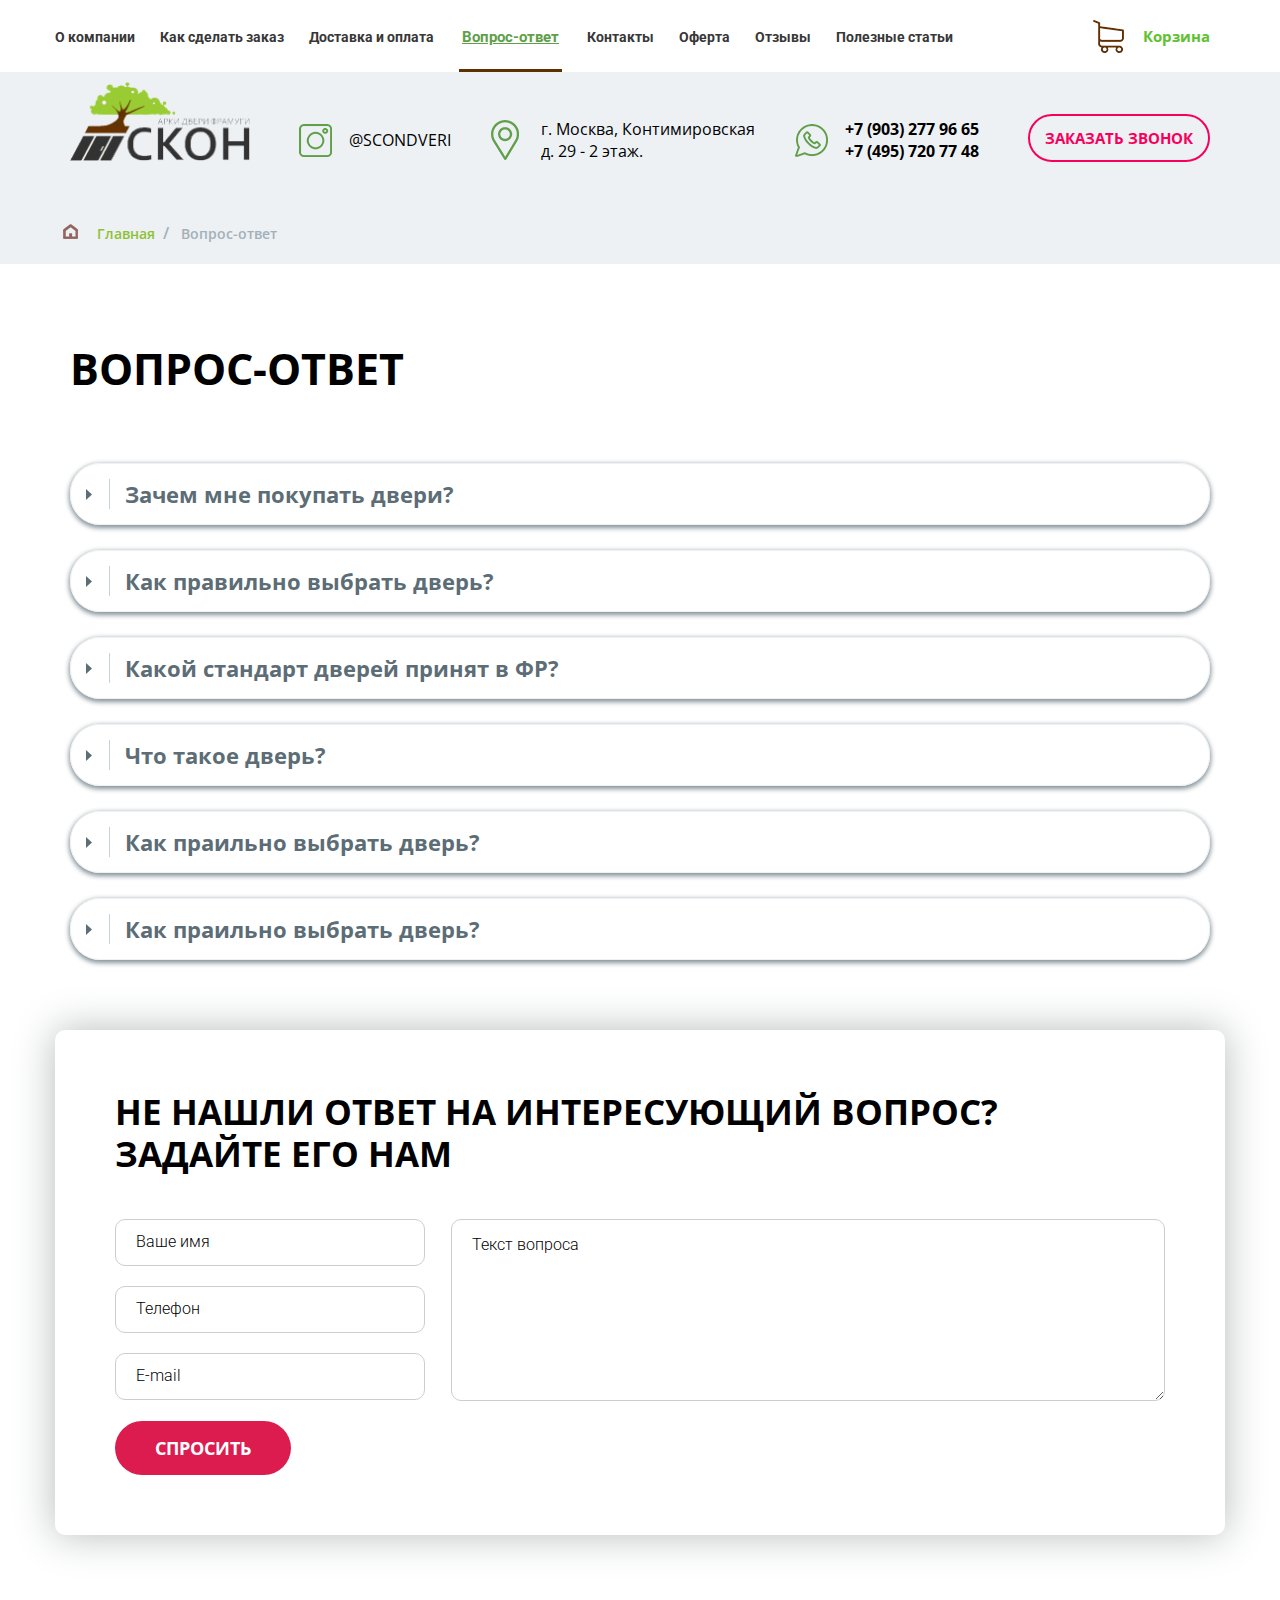
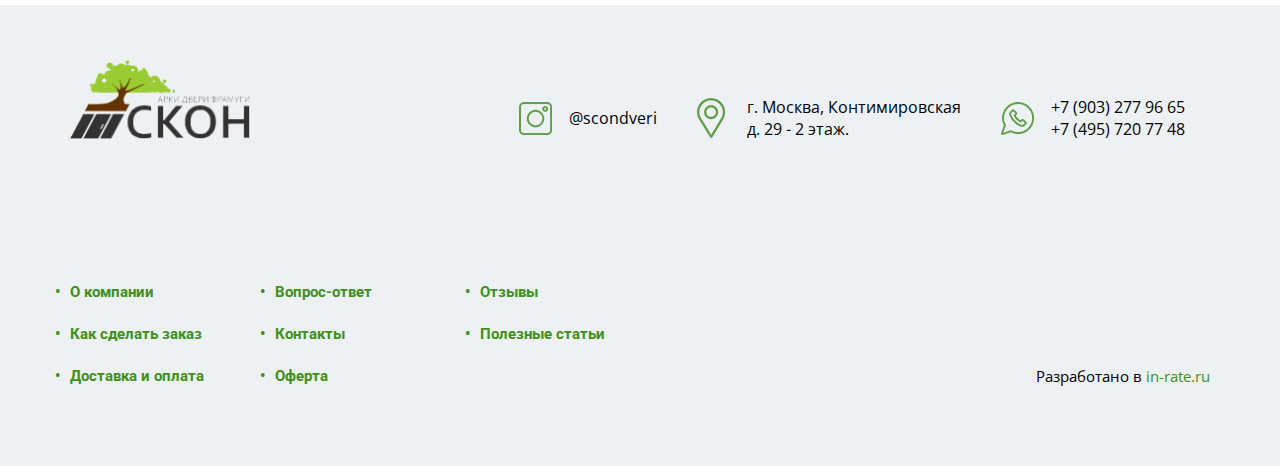
<file: question-answer.html>
<!DOCTYPE html>
<html lang="ru">
<head>
    <meta charset="UTF-8">
    <meta name="viewport" content="width=device-width, initial-scale=1.0">
    <meta http-equiv="X-UA-Compatible" content="ie=edge">
    <title>Арки двери, фрамуги СКОН</title>
    <link rel="stylesheet" href="css/style.css">
    <link rel="stylesheet" href="css/question-answer.css">
    <link rel="stylesheet" href="css/style-adaptivity.css">
    <link href="https://fonts.googleapis.com/css?family=Open+Sans:400,600,700,800|Roboto:300,400,700&amp;subset=cyrillic" rel="stylesheet">
    <link href="https://stackpath.bootstrapcdn.com/font-awesome/4.7.0/css/font-awesome.min.css" rel="stylesheet" integrity="sha384-wvfXpqpZZVQGK6TAh5PVlGOfQNHSoD2xbE+QkPxCAFlNEevoEH3Sl0sibVcOQVnN" crossorigin="anonymous">
    <link rel="shortcut icon" href="img/logo.png">
</head>
<body>
    <!-- Меню, контакты, товары -->
    <header>
        <div class="container">
            <!-- Меню и корзина -->
            <div class="nav-basket">
                <!-- Меню -->
                    <div class="adaptive-menu">
                        <div class="menu-toggle"></div>
                        <nav>
                            <ul>
                                <li><a href="#">О компании</a></li>
                                <li><a href="#">Как сделать заказ</a></li>
                                <li><a href="#">Доставка и оплата</a></li>
                                <li class="active"><a href="#">Вопрос-ответ</a></li>
                                <li><a href="#">Контакты</a></li>
                                <li><a href="#">Оферта</a></li>
                                <li><a href="#">Отзывы</a></li>
                                <li><a href="#">Полезные статьи</a></li>
                            </ul>
                        </nav>
                    </div>
                <!-- Корзина -->
                <div class="basket adaptive-basket">
                    <a href="">Корзина</a>
                </div>
            </div>
        </div>
        <!-- Контакты -->
        <div class="contacts">
            <div class="container">
                <div class="logo">
                    <img src="img/logo.png" alt="Логотип">
                </div>
                <div class="communication">
                    <div class="inst">
                        <a href="#">
                            <p>@scondveri</p>
                        </a>
                    </div>
                    <div class="address">
                        <p>г. Москва, Контимировская <br>
                        д. 29 - 2 этаж.
                        </p>
                    </div>
                    <div class="whatsapp">
                        <a href="#">
                            <p>+7 (903) 277 96 65 <br>
                            +7 (495) 720 77 48
                            </p>
                        </a>
                    </div>
                </div>
                <div>
                    <a href="#" class="btn-contacts">Заказать звонок</a>
                </div>
            </div>
            <div class="container container-page-path">
                <!-- Путь к странице -->
                <div class="page-path">
                    <a href="index.html" class="home-img"><img src="img/home.png" alt="Домой"></a>
                    <a href="index.html">Главная</a>
                    <a class="active-page">Вопрос-ответ</a>
                </div>
            </div>
        </div>
    </header>
    <section>
        <div class="container">
            <div class="section-title">
                <h2>Вопрос-ответ</h2>
            </div>
            <div class="question-answer">
                <div class="question">
                    <a class="question-btn1 qbtn1">
                        <p>Зачем мне покупать двери?</p>
                    </a>
                    <div class="answer1">
                        <p>Давно выяснено, что при оценке дизайна и композиции читаемый текст мешает сосредоточиться. Lorem Ipsum используют потому, что тот обеспечивает более или менее стандартное заполнение шаблона, а также реальное распределение букв и пробелов в абзацах, которое не получается при простой дубликации "Здесь ваш текст.. Здесь ваш текст.. Здесь ваш текст.." Многие программы электронной</p>
                    </div>
                </div>
                <div class="question">
                    <a class="question-btn2 qbtn2">
                        <p>Как правильно выбрать дверь?</p>
                    </a>
                    <div class="answer2">
                        <p>Давно выяснено, что при оценке дизайна и композиции читаемый текст мешает сосредоточиться. Lorem Ipsum используют потому, что тот обеспечивает более или менее стандартное заполнение шаблона, а также реальное распределение букв и пробелов в абзацах, которое не получается при простой дубликации "Здесь ваш текст.. Здесь ваш текст.. Здесь ваш текст.." Многие программы электронной</p>
                    </div>
                </div>
                <div class="question">
                    <a class="question-btn3 qbtn3">
                        <p>Какой стандарт дверей принят в ФР?</p>
                    </a>
                    <div class="answer3">
                        <p>Давно выяснено, что при оценке дизайна и композиции читаемый текст мешает сосредоточиться. Lorem Ipsum используют потому, что тот обеспечивает более или менее стандартное заполнение шаблона, а также реальное распределение букв и пробелов в абзацах, которое не получается при простой дубликации "Здесь ваш текст.. Здесь ваш текст.. Здесь ваш текст.." Многие программы электронной</p>
                    </div>
                </div>
                <div class="question">
                    <a class="question-btn4 qbtn4">
                        <p>Что такое дверь?</p>
                    </a>
                    <div class="answer4">
                        <p>Давно выяснено, что при оценке дизайна и композиции читаемый текст мешает сосредоточиться. Lorem Ipsum используют потому, что тот обеспечивает более или менее стандартное заполнение шаблона, а также реальное распределение букв и пробелов в абзацах, которое не получается при простой дубликации "Здесь ваш текст.. Здесь ваш текст.. Здесь ваш текст.." Многие программы электронной</p>
                    </div>
                </div>
                <div class="question">
                    <a class="question-btn5 qbtn5">
                        <p>Как праильно выбрать дверь?</p>
                    </a>
                    <div class="answer5">
                        <p>Давно выяснено, что при оценке дизайна и композиции читаемый текст мешает сосредоточиться. Lorem Ipsum используют потому, что тот обеспечивает более или менее стандартное заполнение шаблона, а также реальное распределение букв и пробелов в абзацах, которое не получается при простой дубликации "Здесь ваш текст.. Здесь ваш текст.. Здесь ваш текст.." Многие программы электронной</p>
                    </div>
                </div>
                <div class="question">
                    <a class="question-btn6 qbtn6">
                        <p>Как праильно выбрать дверь?</p>
                    </a>
                    <div class="answer6">
                        <p>Давно выяснено, что при оценке дизайна и композиции читаемый текст мешает сосредоточиться. Lorem Ipsum используют потому, что тот обеспечивает более или менее стандартное заполнение шаблона, а также реальное распределение букв и пробелов в абзацах, которое не получается при простой дубликации "Здесь ваш текст.. Здесь ваш текст.. Здесь ваш текст.." Многие программы электронной</p>
                    </div>
                </div>
            </div>
            <form action="#" class="form-question">
                <div class="form-title">
                    <h3>Не нашли ответ на интересующий вопрос? <br>
                        Задайте его нам</h3>
                </div>
                <div class="form-contact-comment">
                    <div class="form-contact">
                        <input type="text" name="name" id="name" placeholder="Ваше имя">
                        <input type="tel" name="phone" id="phone" placeholder="Телефон">
                        <input type="email" name="email" id="email" placeholder="E-mail">
                    </div>
                    <textarea name="comment" id="comment" cols="30" rows="10" placeholder="Текст вопроса"></textarea>
                </div>
                <button type="submit">Спросить</button>
            </form>
        </div>
    </section>
    <footer>
        <!-- Контакты -->
        <div class="container">
            <div class="contacts">
                <div class="logo">
                    <img src="img/logo.png" alt="Логотип">
                </div>
                <div class="communication">
                    <div class="inst">
                        <p>@scondveri</p>
                    </div>
                    <div class="address">
                        <p>г. Москва, Контимировская <br>
                            д. 29 - 2 этаж.</p>
                    </div>
                    <div class="whatsapp">
                        <p>+7 (903) 277 96 65 <br>
                            +7 (495) 720 77 48</p>
                    </div>
                </div>
            </div>
            <div class="footer-nav-copyright">
                <div class="footer-nav">
                    <nav>
                        <ul>
                            <li><a href="#">О компании</a></li>
                            <li><a href="#">Вопрос-ответ</a></li>
                            <li><a href="#">Отзывы</a></li>
                            <li><a href="#">Как сделать заказ</a></li>
                            <li><a href="#">Контакты</a></li>
                            <li><a href="#">Полезные статьи</a></li>
                            <li><a href="#">Доставка и оплата</a></li>
                            <li><a href="#">Оферта</a></li>
                        </ul>
                    </nav>
                </div>
                <div class="copyright">
                    <p>Разработано в <a href="http://in-rate.ru" target="_blank">in-rate.ru</a></p>
                </div>
            </div>
        </div>
    </footer>
    <script src="https://ajax.googleapis.com/ajax/libs/jquery/3.3.1/jquery.min.js"></script>
    <script src="js/question-answer.js"></script>
</body>
</html>
</file>
<file: css/style.css>
@font-face {
    font-family: 'ManropeBold';
    src: url(../fonts/ManropeBold.ttf);
}

body {
    background-color: #fff;
    padding: 0;
    margin: 0;
    font-family: 'Open Sans', sans-serif;
    font-size: 16px;
    color: #000;
}

h1, h2, h3, h4, h5, h6, p {
    padding: 0;
    margin: 0;
}

.container {
    width: 1170px;
    margin: 0 auto;
}

/* Главная */

/* Меню и корзина; логотип, контакты и заказ звонка; товары */

/* Меню */
.nav-basket {
    display: flex;
    justify-content: space-between;
}

nav ul {
    display: flex;
    margin-top: 25px;
    margin-bottom: 0;
    padding-left: 0;
}

nav ul li {
    list-style: none;
    margin-right: 25px;
}

nav ul li a {
    font-family: 'Roboto', sans-serif;
    text-decoration: none;
    color: #373737;
    font-size: 14px;
    font-weight: 700;
}

nav ul .active {
    padding-left: 3px;
    padding-right: 3px;
    padding-bottom: 22px;
    border-bottom: 3px solid #5f2f00;
}

nav ul .active a {
    font-size: 15px;
    color: #619f4a;
    text-decoration-line: underline;
}

/* Корзина */
.basket {
    display: flex;
    align-items: center;
    background: url(../img/shopping-cart.png) no-repeat left center;
    margin-right: 15px;
}

.basket a {
    font-size: 15px;
    font-family: 'Open Sans', sans-serif;
    font-weight: 700;
    text-decoration: none;
    color: #60c130;
    padding-left: 50px;
}

/* Логотип */
.contacts,
footer {
    background-color: #edf1f4;
}

.contacts .container,
footer .contacts {
    display: flex;
    justify-content: space-between;
    align-items: flex-end;
    padding-top: 10px;
    padding-bottom: 60px;
}

.logo {
    padding: 0 15px;
    height: 80px;
}

.logo img {
    width: 180px;
}

/* Контакты */
.communication {
    display: flex;
    align-items: center;
}

.communication a {
    text-decoration: none;
}

.communication p {
    padding-left: 50px;
    color: #000;
}

.inst {
    display: flex;
    align-items: center;
    background: url(../img/instagram.png) no-repeat left center;
    height: 35px;
}

.inst,
.address {
    padding-right: 40px;
}

.inst a {
    text-transform: uppercase;
}

.address {
    background: url(../img/placeholder.png) no-repeat left center;
}

.whatsapp {
    background: url(../img/whatsapp.png) no-repeat left center;
}

.whatsapp a {
    font-weight: 700;
}

/* Заказать звонок */
.btn-contacts {
    display: flex;
    align-items: center;
    height: 44px;
    padding: 0 15px;
    border: 2px solid #f7005d;
    border-radius: 24px;
    margin: 0 15px;
    text-decoration: none;
    text-transform: uppercase;
    color: #f7005d;
    font-size: 15px;
    font-weight: 700;
}

.btn-contacts:hover {
    border: 2px solid #619f4a;
    color: #619f4a;
}

/* Товары */
.goods-list {
    display: flex;
    justify-content: space-between;
    padding-top: 30px;
    padding-bottom: 25px;
}

.goods-item {
    width: 180px;
    padding-top: 20px;
    padding-bottom: 20px;
}

.goods-item:hover {
    box-shadow: 0px 0px 40px 0.1px gray;
    border-radius: 5px;
}

.goods-item .goods-img {
    display: flex;
    justify-content: center;
}

.goods-name {
    display: flex;
    justify-content: center;
    padding-top: 25px;
}

.goods-name a {
    display: flex;
    text-decoration: none;
    text-transform: uppercase;
    font-size: 15.4px;
    font-weight: 700;
    color: #60c130;
}

.goods-name a p {
    text-align: center;
}

.hr {
    height: 70px;
    border-left: 1px solid gray;
}

/* Слайдер и форма */

.slider-form {
    background-color: #edf1f4;
}

.slider-form .container {
    display: flex;
    position: relative;
}

/* Слайдер */
.slider {
    width: 765px;
    height: 480px;
}

.slider-item {
    position: absolute;
    padding-left: 15px;
}

.slider .slider-title {
    position: absolute;
    top: 80px;
}

.slider .slider-title h2 {
    text-transform: uppercase;
    font-size: 43px;
    font-weight: 800;
    line-height: 51px;
}

.slider .slider-title .maker {
    width: 360px;
    padding: 5px 15px;
    background-color: #619f4a;
    font-family: 'ManropeBold', sans-serif;
    font-weight: 400;
    color: #fff;
    font-size: 32px;
    transform: rotate(-7deg);
}

.slider .slider-img {
    display: flex;
    justify-content: flex-end;
    padding-top: 45px;
}

/* Кастомизация слайдера */
.slider .slick-prev,
.slider .slick-next {
    background: url(../img/sl-arrow-left.png) no-repeat center;
    top: auto;
    bottom: 75px;
    left: 10px;
    z-index: 10;
    width: 14px;
    height: 24px;
}

.slider .slick-next {
    background: url(../img/sl-arrow-right.png) no-repeat center;
    left: 240px;
    right: auto;
}

.slider .slick-prev:hover,
.slider .slick-prev:focus {
    background: url(../img/sl-active-arrow-left.png) no-repeat center;
}

.slider .slick-next:hover,
.slider .slick-next:focus {
    background: url(../img/sl-active-arrow-right.png) no-repeat center;
}

.slider .slick-prev:hover::before,
.slider .slick-prev::before,
.slider .slick-next:hover::before,
.slider .slick-next::before {
    font-size: 0px;
    opacity: 0;
}

.slider-form .slick-dotted.slick-slider {
    margin-bottom: 0;
}

.slider .slick-dots {
    bottom: 88px;
    left: 75px;
    width: auto;
}

.slider .slick-dots li.slick-active button:before {
    content: "";
    width: 14px;
    height: 14px;
    margin-top: 3px;
    margin-left: 3px;
    background-color: #619f4a;
    border-radius: 50%;
}

/* Форма */
.form {
    width: 260px;
    background-color: #fff;
    position: absolute;
    padding: 45px 50px 50px;
    top: -15px;
    left: 795px;
    border-radius: 5px;
    box-shadow: 0px 0px 20px 0.1px gray;
    text-transform: uppercase;
}

.form-title {
    font-size: 30px;
    line-height: 30px;
    font-weight: 700;
}

.form-description {
    padding-top: 25px;
    font-family: 'Roboto', sans-serif;
    font-size: 15px;
    font-weight: 300;
}

.form-name {
    margin-top: 35px;
}

.form-name,
.form-address,
.form-phone {
    width: 218px;
    padding: 15px 20px;
    margin-bottom: 25px;
    border: 1px solid #cdcdcd;
    border-radius: 23px;
}

.form-name::placeholder,
.form-address::placeholder,
.form-phone::placeholder  {
    font-size: 16px;
    font-family: 'Roboto', sans-serif;
    color: #000;
}

.form button {
    cursor: pointer;
    display: flex;
    align-items: center;
    background-color: #f7005d;
    width: 260px;
    padding: 10px 15px;
    border: none;
    border-radius: 34px;
}

.form button p {
    padding-left: 15px;
    font-size: 21px;
    font-weight: 700;
    text-transform: uppercase;
    color: #fff;
    text-align: left;
}

/* Преимущества */
.advantages {
    padding-top: 100px;
    padding-bottom: 85px;
}

.advantages-list {
    display: flex;
    justify-content: space-between;
    padding-left: 15px;
    padding-right: 15px;
}

.advantages-item {
    display: flex;
    align-items: flex-end;
}

.advantages-item h3 {
    padding-left: 15px;
    text-transform: uppercase;
    font-weight: 700;
    font-size: 15px;
}

/* Наши работы */
.works-list {
    display: flex;
    justify-content: space-between;
}

.works-item {
    width: 570px;
    height: 410px;
    position: relative;
}

.works-img {
    position: absolute;
    z-index: 1;
}

.works-text {
    position: absolute;
    bottom: 25px;
    padding-left: 30px;
    padding-right: 70px;
    z-index: 2;
    text-transform: uppercase;
}

.works-text a {
    text-decoration: none;
    color: #fff;
}

.works-text h2 {
    font-size: 43px;
}

.works-text p {
    font-size: 28px;
    font-family: 'Roboto', sans-serif;
    font-weight: 300;
    padding-top: 5px;
}

/* Хиты продаж */
.sales-hits {
    padding-top: 70px;
}

.section-title h2 {
    padding-left: 15px;
    padding-bottom: 25px;
    font-size: 43px;
    text-transform: uppercase;
}

.sales-hits-list,
.discount-list,
.catalogue-list,
.similar-list {
    display: flex;
    justify-content: space-between;
    flex-wrap: wrap;
    padding-bottom: 70px;
}

/* Карточка товара */
.sales-hits-item,
.catalogue-item,
.similar-item {
    width: 375px;
}

.sh-img,
.disc-img,
.catalogue-img,
.similar-img {
    position: relative;
    width: 140px;
    height: 100%;
    display: flex;
    justify-content: center;
}

.sh-label,
.catalogue-label {
    position: absolute;
    display: flex;
    justify-content: center;
    align-items: center;
    width: 45px;
    height: 45px;
    background-color: #60c130;
    border-radius: 50%;
    top: -20px;
    right: 0;
}

.sh-label p,
.catalogue-label p {
    text-transform: uppercase;
    color: #fff;
    font-size: 12px;
    font-weight: 700;
}

.sh-card,
.disc-card,
.catalogue-card,
.similar-card {
    display: flex;
    padding-top: 50px;
    padding-bottom: 20px;
}

.sh-text,
.disc-text,
.catalogue-text,
.similar-text {
    width: 195px;
    padding-left: 25px;
}

.sh-name h4,
.disc-name h4,
.catalogue-name h4,
.similar-name h4 {
    color: #060401;
    font-size: 18px;
}

.sh-description p,
.disc-description p,
.catalogue-item-description p,
.similar-description p {
    padding-top: 15px;
    font-size: 14px;
    font-weight: 300;
    line-height: 20px;
    color: #060401;
}

.sh-price p,
.disc-price p,
.catalogue-price p,
.similar-price p {
    padding-top: 30px;
    padding-bottom: 15px;
    font-size: 26px;
    font-weight: 700;
}

.sh-price p span,
.catalogue-price p span,
.similar-price p span {
    font-size: 17.5px;
}

.btn-buy {
    padding: 10px 0px;
    padding-left: 40px;
    padding-right: 20px;
    text-decoration: none;
    color: #fff;
    background: url(../img/buy.png) no-repeat left center;
    background-position-x: 12px;
    background-size: 20px 20px;
    background-color: #619f4a;
    font-size: 12px;
    border-radius: 20px;
}

.btn-buy:hover {
    background-color: #f7005d;
}

.sh-hover,
.catalogue-hover,
.similar-hover {
    display: flex;
    align-items: center;
    opacity: 0;
    padding-bottom: 20px;
}

.sh-presence,
.catalogue-presence,
.similar-presence {
    padding-left: 15px;
    padding-right: 40px;
    font-size: 13px;
    font-weight: 800;
}

.sh-compare a,
.sh-tab a,
.catalogue-compare a,
.catalogue-tab a,
.similar-compare a,
.similar-tab a {
    margin-right: 20px;
    color: #4a9326;
    font-size: 12px;
    font-family: 'Roboto', sans-serif;
    font-weight: 700;
}

/* Наведение на карточку товара */
.sales-hits-item:hover,
.catalogue-item:hover,
.similar-item:hover {
    box-shadow: 0px 0px 40px 0.1px gray;
    border-radius: 5px;
}

.sales-hits-item:hover .sh-hover,
.catalogue-item:hover .catalogue-hover,
.similar-item:hover .similar-hover {
    opacity: 1;
}

/* Сейчас со скидкой */
.discount {
    background-color: #edf1f4;
    padding-top: 60px;
    padding-bottom: 180px;
}

.disc-description p {
    padding-top: 10px;
}

.disc-price p {
    padding-top: 15px;
    padding-bottom: 0px;
}

.disc-price .old-price {
    padding-top: 0;
    padding-bottom: 15px;
    font-size: 15px;
    color: #f7005d;
    text-decoration-line: line-through;
}

.btn-compare-tab {
    display: flex;
    align-items: center;
}

.compare-tab {
    padding-left: 20px;
    opacity: 0;
}

.compare-tab a {
    margin-right: 0;
}

.discount-item:hover .compare-tab {
    opacity: 1;
}

.disc-label {
    position: absolute;
    top: -8px;
    right: 10px;
}

/* О компании */
.about-company {
    height: 635px;
    overflow-x: hidden;
    overflow-y: hidden;
}

.about-company .container {
    position: relative;
    display: flex;
}

.about-company .section-title h2 {
    padding-top: 45px;
    padding-bottom: 5px;
    padding-left: 0;
    font-size: 30px;
}

.about-company-text {
    width: 575px;
    padding-left: 15px;
}

.about-company-text p {
    padding-top: 15px;
}

.quote {
    font-weight: 700;
}

/* Слайдер о компании */
.about-company .slider {
    position: absolute;
    left: 600px;
    height: 635px;
    width: 900px;
}

.about-company .slider .slick-dots {
    left: 102px;
}

.about-company .slick-dotted.slick-slider {
    margin-bottom: 0;
}

.about-company .slider .slick-prev {
    left: 70px;
}

.about-company .slick-dots li button:before {
    opacity: 1;
    color: #fff;
}

.about-company .slider .slick-dots li.slick-active button:before {
    background-color: #60c130;
}

.about-company .slider .slick-prev {
    background: url(../img/ac-arrow-left.png);
}

.about-company .slider .slick-next {
    background: url(../img/ac-arrow-right.png);
}

.about-company .slider .slick-prev:hover,
.about-company .slider .slick-prev:focus {
    background: url(../img/ac-active-arrow-left.png) no-repeat center;
}

.about-company .slider .slick-next:hover,
.about-company .slider .slick-next:focus {
    background: url(../img/ac-active-arrow-right.png) no-repeat center;
}

/* Контакты подвала */
footer {
    padding-top: 45px;
    padding-bottom: 80px;
}

footer .whatsapp {
    padding-right: 40px;
}

.footer-nav-copyright {
    display: flex;
    justify-content: space-between;
}

.footer-nav {
    padding-top: 35px;
    width: 670px;
}

.footer-nav nav ul {
    display: flex;
    flex-wrap: wrap;
}

.footer-nav nav ul li {
    width: 180px;
    padding-top: 20px;
}

.footer-nav nav ul li a::before {
    content: '\2022';
    padding-right: 10px;
}

.footer-nav nav ul li a {
    font-size: 15px;
    color: #409018;
}

.copyright {
    display: flex;
    align-items: flex-end;
    padding-right: 15px;
}

.copyright p {
    font-size: 15px;
}

.copyright a {
    text-decoration: none;
    color: #409018;
}

/* Каталог */

.goods-item-active {
    background-color: #edf1f4;
    border-radius: 5px;
}

.goods-item-active:hover {
    box-shadow: none;
}

/* Фильтр цены */
.filter {
    padding-top: 50px;
    padding-bottom: 35px;
    background-color: #e4e8ec;
}

.filter .container {
    display: flex;
    justify-content: space-between;
}

.filter-hr {
    height: 145px;
    border-left: 1px solid #c5cfda;
}

.filter-title {
    display: flex;
}

.filter-title select {
    background: transparent;
    background: url(../img/select-arrow.png) no-repeat center right;
    border: none;
    font-family: 'Open Sans', sans-serif;
    font-size: 16px;
    font-weight: 700;
    padding-left: 5px;
    padding-right: 15px;
    appearance: none;
    -webkit-appearance: none;
    -moz-appearance: none;
}

.filter-price {
    width: 263px;
    padding-left: 15px;
}

.filter-range * {
    box-sizing: border-box;
    outline: none;
}

.filter-range {
    padding-top: 45px;
}

.filter-range:after {
    content: "";
    clear: both;
    display: table;
}

.filter-range .ui-slider {
    position: relative;
    background: #becad4;
    height: 10px;
    border-radius:10px;
    box-shadow: inset 2px 2px 5px rgba(0, 0, 0, 0.2), 1px 1px 5px rgba(255, 255, 255, 1);
}

.filter-range .ui-slider .ui-slider-handle {
    position: absolute;
    width: 17px;
    height: 17px;
    cursor: pointer;
    border-radius: 50%;
    background: #FFF;
    z-index: 2;
    box-shadow: 0 2px 5px rgba(0,0,0,0.2), 0 4px 6px rgba(0,0,0,0.2);
    transition: transform 0.2s, border 0.4s;
}

.polzunok-input-left,
.polzunok-input-right {
    height: 40px;
    background: #FFF;
    border-radius: 5px;
    border: none;
    color: #939fa8;
    text-align:center;
    font-family: 'Open Sans', sans-serif;
    font-weight: 700;
    font-size: 16px;
    padding: 16px;
    width: 120px;
    margin-top: 35px;
}

.polzunok-input-left {
    float: left;
}

.polzunok-input-right {
    float: right;
}

.filter-range .ui-slider .ui-slider-range {
    position: absolute;
    z-index: 1;
    height: 10px;
    border: 0;
    background: #8fc232;
    border-radius:10px;
    box-shadow: inset 2px 2px 5px rgba(0, 0, 0, 0.3), 1px 1px 5px rgba(255, 255, 255, 1);
}

/* Фильтр материалов */
.filter-material {
    width: 375px;
}

.filter-material form {
    display: flex;
    flex-wrap: wrap;
    padding-top: 30px;
}

.filter-material form p {
    width: 120px;
    height: 40px;
    display: flex;
    align-items: center;
    padding-bottom: 15px;
}

.filter-material form label {
    padding-left: 10px;
    font-size: 14px;
    color: #738593;
    font-weight: 600;
}

/* Cтилизация чек-боксов */

[type="checkbox"]:not(:checked),
[type="checkbox"]:checked {
  position: absolute;
  left: -9999px;
}

[type="checkbox"]:not(:checked) + label,
[type="checkbox"]:checked + label {
  position: relative;
  padding-left: 50px;
  cursor: pointer;
}

[type="checkbox"]:not(:checked) + label:before,
[type="checkbox"]:checked + label:before {
  content: '';
  position: absolute;
  left: 0;
  top: -10px;
  width: 40px;
  height: 40px;
  background: #fff;
  border-radius: 4px;
  box-shadow: inset 0 1px 3px rgba(0,0,0,.1);
}

[type="checkbox"]:not(:checked) + label:after,
[type="checkbox"]:checked + label:after {
  content: '\f00c';
  position: absolute;
  top: 5px;
  left: 12px;
  font-size: 1.3em;
  line-height: 0.8;
  color: #8fc232;
  transition: all .2s;
  font-family: 'fontAwesome';
}

[type="checkbox"]:not(:checked) + label:after {
  opacity: 0;
  transform: scale(0);
}

/* Фильтр "Показать" */

.filter-type {
    width: 330px;
    padding-right: 15px;
}

.show-type-btn {
    display: flex;
    flex-wrap: wrap;
    padding-top: 35px;
}

.show-btn {
    display: flex;
    justify-content: center;
    align-items: center;
    width: 116px;
    height: 36px;
    border: 2px solid #abb6bf;
    border-radius: 36px;
    margin-right: 35px;
    margin-bottom: 20px;
    text-decoration: none;
    font-size: 14px;
    font-weight: 600;
    color: #5f7486;
}

.show-btn:nth-child(2n) {
    margin-right: 0;
}

.show-type-btn .active-show-btn,
.show-btn:hover {
    background-color: #8fc232;
    color: #fff;
    border: none;
    height: 40px;
    width: 120px;
}

/* Каталог товаров */
.catalogue {
    padding-top: 75px;
    padding-bottom: 55px;
}

.catalogue-description {
    padding: 30px 15px 40px 15px;
}

.catalogue-description p {
    color: #5f7486;
    font-size: 15px;
    line-height: 25px;
}

.catalogue .catalogue-list {
    padding-bottom: 20px;
}

/* Номер страницы */

.catalog-page,
.articles-page {
    display: flex;
    justify-content: center;
}

.prev-page,
.number-page,
.next-page {
    width: 30px;
    height: 30px;
    margin-left: 5px;
    margin-right: 5px;
    background-color: #edf1f4;
    border-radius: 4px;
}

.prev-page {
    background: url(../img/page-arrow-left.png) no-repeat center;
    background-color: #edf1f4;
}

.prev-page:hover {
    background: url(../img/page-arrow-left-hover.png) no-repeat center;
    background-color: #edf1f4;
}

.number-page {
    display: flex;
    justify-content: center;
    align-items: center;
    text-decoration: none;
    color: #050302;
    font-size: 18px;
    font-weight: 700;
}

.active-number-page,
.number-page:hover {
    background-color: #8fc232;
    color: #fff;
}

.next-page {
    background: url(../img/page-arrow-right.png) no-repeat center;
    background-color: #edf1f4;
}

.next-page:hover {
    background: url(../img/page-arrow-right-hover.png) no-repeat center;
    background-color: #edf1f4;
}

/* Страница "Карточка товара" */

.contacts .container-page-path {
    display: flex;
    padding: 0px 0px 20px 15px;
}

/* Путь к странице */
.page-path .home-img {
    margin-right: 15px;
}

.page-path a {
    text-decoration: none;
    color: #8ec134;
    font-size: 14px;
    font-weight: 600;
}

.page-path a::after {
    content: '/';
    color: #a4b0b9;
    font-size: 16px;
    padding-left: 8px;
    padding-right: 8px;
}

.page-path a:first-child::after,
.page-path a:last-child::after {
    display: none;
}

.page-path .active-page {
    color: #a4b0b9;
}

/* Меню на странице Полезные статьи и Статья */

.side-menu {
    margin-top: 15px;
    width: 230px;
    height: 100%;
    padding: 55px 65px 50px;
    border-radius: 5px;
    box-shadow: 0px 0px 40px 0.1px #e2e2e2;
}

.side-menu nav ul {
    display: block;
    margin-top: 0;
}

.side-menu nav ul li {
    margin-right: 0;
    margin-bottom: 45px;
}

.side-menu nav ul li:last-child {
    margin-bottom: 0;
}

.side-menu nav ul li a {
    font-family: 'Roboto', sans-serif;
    font-size: 19px;
    font-weight: 500;
    color: #75a325;
}
</file>
<file: css/style-adaptivity.css>
/* Адаптивность */

/* 992px - 1200px */
@media screen and (max-width: 1200px) {
    .container {
        width: 960px;
    }
    /* Адаптивность главной */
    nav ul li {
        margin-right: 10px;
    }
    .basket {
        margin-right: 0;
    }
    .logo {
        height: 100%;
    }
    .logo img {
        width: 140px;
    }
    .communication {
        font-size: 14px;
    }
    .communication p {
        padding-left: 40px;
    }
    .inst, .address {
        padding-right: 20px;
    }
    .btn-contacts {
        margin-right: 0;
    }
    .slider {
        width: 600px;
    }
    .form {
        padding: 35px 35px 50px;
        left: 625px;
    }
    .works-item {
        width: 470px;
        height: 340px;
    }
    .works-img img {
        width: 100%;
    }
    .works-text h2 {
        font-size: 33px;
    }
    .section-title h2 {
        font-size: 38px;
    }
    .sales-hits-item,
    .discount-item,
    .catalogue-item,
    .similar-item {
        width: 310px;
    }
    .sh-text,
    .disc-text,
    .catalogue-text,
    .similar-text {
        padding-left: 15px;
    }
    .sh-presence,
    .catalogue-presence,
    .similar-presence {
        padding-left: 10px;
        padding-right: 25px;
    }
    .discount {
        padding-bottom: 60px;
    }
    .discount-list {
        padding-bottom: 0;
    }
    .btn-buy {
        padding-right: 10px;
    }
    .compare-tab {
        padding-left: 10px;
    }
    .about-company-text {
        width: 475px;
    }
    .about-company-text p {
        font-size: 15px;
    }
    .about-company .slider {
        left: 510px;
    }
    footer .inst,
    footer .address {
        padding-right: 40px;
    }
    footer .communication p {
        padding-left: 50px;
    }
    /* Адаптивность каталога */
    .filter-price {
        width: 250px;
        padding-left: 0;
    }
    .filter-material {
        width: 360px;
    }
    .filter-type {
        width: 280px;
        padding-right: 0;
    }
    /* Адаптивность карточки товара */
    .item-slider-card .container {
        flex-wrap: wrap;
        justify-content: center;
    }
    .slider-label {
        padding-left: 0;
    }
    .item-card {
        margin-right: 0;
        margin-top: 200px;
        width: 80%;
    }
    /* Адаптивность корзины */
    .basket-img {
        width: 150px;
    }
    .basket-form-comments textarea {
        width: 268px;
    }
    /* Адаптивность "Вопрос-ответ" */
    .form-contact-comment textarea,
    .form-about-comment textarea {
        width: 60%;
    }
    /* Адаптивность "Доставка и оплата" */
    .info-description {
        background: url(../img/mobile-rectangle.png) no-repeat center;
    }
    .point-info .info:hover .info-description {
        left: -275px;
    }
    /* Адаптивность "Как сделать заказ" */
    .how-order-item {
        width: 280px;
    }
    /* Адаптивность "Арки" */
    .arches-title h2,
    .arches-title-work h2 {
        font-size: 36px;
    }
    .arches-work-item {
        width: 420px;
    }
    .arches-work-item img {
        width: 100%;
    }
    /* Адаптивность "Лофт" */
    .loft-desc {
        width: 460px;
    }
    .loft-article .loft-img {
        padding-right: 0;
    }
    .loft-article .loft-img img {
        width: 440px;
    }
    .loft .loft-article:nth-child(2n) .loft-img {
        padding-left: 0;
    }
    .loft .loft-article:nth-child(2n) .loft-desc {
        width: 440px;
    }
    /* Адаптивность "О Нас" */
    .about-us-item {
        justify-content: center;
        flex-wrap: wrap;
    }
    .aui-text {
        width: 100%;
        padding: 40px 50px;
    }
    .about-us .about-us-item:nth-child(2n) .aui-img {
        padding-bottom: 40px;
    }
    .form-about-comment textarea {
        width: 62%;
    }
    /* Адаптивность "Отзывы" */
    .all-comments {
        width: 600px;
    }
    .comment {
        padding: 40px 30px 50px 30px;
    }
    /* Адаптивность "Полезные статьи" */
    .articles-list {
        width: 650px;
    }
    .articles-img {
        width: 200px;
        height: 200px;
    }
    .articles-img img {
        height: 100%;
    }
    .side-menu {
        padding: 50px 20px 50px 40px;
    }
    /* Адаптивность Статьи */
    .article {
        width: 620px;
    }
}

/* 768px - 992px */
@media screen and (max-width: 992px) {
    .container {
        width: 720px;
    }
    /* Адаптивное меню */
    .menu-toggle {
        position: relative;
        display: block;
        width: 40px;
        height: 40px;
        margin: 10px;
        cursor: pointer;
        text-align: center;
        font-size: 30px;
        color: #8ec131;
    }
    .menu-toggle::before {
        content: '\f0c9';
        font-family: 'fontAwesome';
        line-height: 40px;
    }
    .adaptive-menu nav {
        display: none;
    }
    .adaptive-menu nav.active {
        display: block;
        width: 240px;
        background: #fff;
        border-radius: 5px;
    }
    .adaptive-menu nav.active ul {
        display: block;
        margin-top: 0;
        padding-left: 20px;
    }

    .adaptive-menu nav.active ul .active {
        padding-bottom: 0;
        border-bottom: none;
    }

    .adaptive-menu nav.active ul li {
        padding-bottom: 10px;
    }
    .adaptive-menu nav.active ul .active {
        padding-bottom: 10px;
    }
    .adaptive-basket {
        align-items: unset;
        background-position: left 10px;;
    }
    .adaptive-basket a {
        padding-top: 20px;
    }
    .contacts .container {
        padding-top: 20px;
        flex-wrap: wrap;
        justify-content: center;
        padding-bottom: 50px;
    }
    .contacts .communication {
        padding-top: 30px;
        padding-bottom: 30px;
    }
    .goods-list {
        flex-wrap: wrap;
    }
    .goods-item {
        width: 200px;
    }
    .slider-form .container {
        flex-wrap: wrap;
        justify-content: center;
    }
    .slider {
        width: 100%;
    }
    .form {
        position: unset;
        margin-top: 20px;
        margin-bottom: 40px;
    }
    .advantages {
        padding-bottom: 45px;
    }
    .advantages-list {
        flex-wrap: wrap;
    }
    .advantages-item {
        width: 250px;
        padding-bottom: 40px;
    }
    .hr2 {
        display: none;
    }
    .works-item {
        width: 355px;
        height: 260px;
    }
    .works-text h2 {
        font-size: 23px;
    }
    .works-text p {
        font-size: 16px;
    }
    .sales-hits-item, .discount-item,
    .catalogue-item,
    .similar-item {
        width: 340px;
    }
    .about-company {
        height: auto;
        padding-bottom: 40px;
    }
    .about-company .container {
        display: flex;
        flex-wrap: wrap;
    }
    .about-company-text {
        width: 100%;
        padding-bottom: 40px;
        padding-left: 0;
    }
    .about-company .slider {
        position: unset;
        width: 100%;
    }
    .about-company .slider-item {
        padding-left: 0;
    }
    footer {
        padding-bottom: 60px;
    }
    footer .contacts {
        flex-wrap: wrap;
        justify-content: center;
        padding-bottom: 0;
    }
    .footer-nav {
        padding-top: 0;
        width: 500px;
    }
    /* Адаптивность каталога */
    .filter .container {
        flex-wrap: wrap;
    }
    .fhr {
        display: none;
    }
    .catalogue .section-title h2 {
        font-size: 32px;
    }
    .catalogue {
        padding-top: 45px;
    }
    .catalogue-description {
        padding-top: 0;
    }
    .filter-type {
        padding-top: 20px;
    }
    /* Адаптивность корзины */
    .basket-img {
        width: 110px;
    }
    .basket-goods {
        width: 310px;
    }
    .mobile-adaptive {
        width: 380px;
    }
    .basket-description {
        padding-left: 20px;
    }
    .basket-item-price p, .basket-price p {
        font-size: 16px;
    }
    .basket-add p {
        padding-left: 15px;
        padding-right: 15px;
    }
    .del {
        margin-left: 0;
    }
    .basket-final-price .final-price {
        font-size: 34px;
    }
    .form-title {
        font-size: 28px;
    }
    .form-input {
        flex-wrap: wrap;
        justify-content: center;
    }
    .basket-form-address input, 
    .basket-form-contact input, 
    .basket-form-comments textarea {
        width: 90%;
    }
    .basket-form-comments {
        width: 97%;
    }
    /* Адаптивность "Вопрос-ответ" */
    .form-contact-comment textarea,
    .form-about-comment textarea {
        width: 56%;
    }
    /* Адаптивность "Доставка и оплата" */
    .point-info {
        flex-wrap: wrap;
    }
    .info-description {
        background: url(../img/rectangle.png) no-repeat center;
    }
    .point-info .info:hover .info-description {
        left: -55px;
    }
    /* Адаптивность "Как сделать заказ" */
    .how-order-item {
        width: 310px;
    }
    .how-order-outro br,
    .how-order-visit br,
    .how-order-phone br {
        display: none;
    }
    /* Адаптивность "Арки" */
    .arches-work-item {
        width: 100%;
    }
    /* Адаптивность "Наши контакты" */
    .section-our-contact .container {
        flex-wrap: wrap;
    }
    .section-our-contact .map {
        position: relative;
        left: 0;
        width: 100%;
    }
    .section-our-contact .map iframe {
        width: 100%;
        height: 600px;
        padding-bottom: 60px;
    }
    .our-contact-alert br {
        display: none;
    }
    /* Адаптивность "Лофт" */
    .loft {
        padding-top: 80px;
    }
    .loft-article {
        flex-wrap: wrap;
        justify-content: center;
        padding-bottom: 50px;
    }
    .loft-desc {
        padding-bottom: 40px;
        width: 100%;
    }
    .loft-article:first-child .loft-intro {
        padding-top: 20px;
    }
    .loft .loft-article:nth-child(2n) .loft-desc {
        width: 100%;
    }
    /* Адаптивность "О Нас" */
    .quote p {
        font-size: 30px;
    }
    /* Адаптивность "Отзывы" */
    .comments-about-us .container {
        flex-wrap: wrap;
    }
    .all-comments {
        width: 100%;
    }
    .comment {
        padding: 40px 50px 50px 50px;
        margin-top: 60px;
        width: 100%;
    }
    .comment-btn {
        display: flex;
        justify-content: center;
    }
    .comment-btn button {
        width: 50%;
    }
    /* Адаптивность "Полезные статьи" */
    .articles-list {
        width: 100%;
    }
    .side-menu {
        display: none;
    }
    /* Адаптивность Статьи */
    .article {
        width: 100%;
    }
}

/* 576px - 768px */
@media screen and (max-width: 768px) {
    .container {
        width: 540px;
    }
    .contacts .communication {
        flex-wrap: wrap;
        justify-content: space-around;
    }
    .address {
        padding-right: 0px;
    }
    .whatsapp {
        margin-top: 30px;
    }
    .advantages-item {
        width: 200px;
    }
    .works-list {
        flex-wrap: wrap;
    }
    .works-item {
        width: 100%;
        height: 380px;
        margin-bottom: 40px;
    }
    .works-list .works-item:last-child {
        margin-bottom: 0;
    }
    .sales-hits-item,
    .discount-item,
    .catalogue-item,
    .similar-item {
        width: 100%;
    }
    .sh-card,
    .disc-card,
    .sh-hover,
    .catalogue-card,
    .catalogue-hover,
    .similar-card,
    .similar-hover {
        justify-content: center;
    }
    footer .address {
        padding-right: 0;
    }
    .footer-nav nav ul li {
        padding-top: 10px;
    }
    .footer-nav-copyright { 
        flex-wrap: wrap;
        justify-content: center;
    }
    .copyright {
        padding-top: 40px;
    }
    .footer-nav nav ul {
        justify-content: center;
    }
    /* Адаптивность каталога */
    .filter-hr {
        display: none;
    }
    .filter-price,
    .filter-material,
    .filter-type {
        width: 100%;
        padding-bottom: 50px;
    }
    .filter-type {
        padding-bottom: 0;
    }
    .show-type-btn .show-btn {
        margin-right: 35px;
    }
    /* Адаптивность карточки товара */
    .item-card {
        width: 100%;
    }
    .item-price {
        font-size: 30px;
    }
    .add {
        padding-right: 15px;
    }
    .similar-item {
        margin-bottom: 30px;
    }
    /* Адаптивность корзины */
    .basket-list {
        padding-left: 0;
        padding-right: 0;
    }
    .basket-nc-goods {
        width: 400px;
    }
    .basket-img {
        width: 70px;
        height: 90px;
    }
    .basket-img img {
        width: auto;
    }
    .basket-goods {
        width: 230px;
    }
    .mobile-adaptive {
        padding-left: 10px;
        width: 310px;
    }
    .basket-item-price p, .basket-price p {
        padding-left: 0;
    }
    .basket-price p {
        width: 70px;
    }
    .minus, .plus {
        width: 25px;
        height: 25px;
    }
    .minus::before, .plus::before {
        line-height: 23px;
    }
    .basket-form {
        padding-right: 45px;
    }
    .basket-form-comments {
        width: 100%;
    }
    /* Адаптивность "Вопрос-ответ" */
    .question-btn1 p, 
    .question-btn2 p, 
    .question-btn3 p, 
    .question-btn4 p, 
    .question-btn5 p, 
    .question-btn6 p {
        font-size: 20px;
    }
    .form-contact-comment,
    .form-about-comment {
        flex-wrap: wrap;
    }
    .form-contact {
        width: 100%;
    }
    .form-contact-comment textarea,
    .form-about-comment textarea {
        width: 85%;
    }
    /* Адаптивность "Как сделать заказ" */
    .how-order-list {
        justify-content: center;
    }
    /* Адаптивность "О Нас" */
    .aui-img {
        width: 90%;
        height: 100%;
    }
    .aui-img img {
        width: 100%;
    }
    /* Адаптивность "Отзывы" */
    .comment-btn button {
        width: 70%;
    }
    /* Адаптивность "Полезные статьи" */
    .articles-img {
        width: 150px;
        height: 150px;
    }
    .articles-description {
        padding-left: 30px;
    }
}

/* 320px - 576px */
@media screen and (max-width: 576px) {
    .container {
        width: 90%;
    }
    .adaptive-menu nav.active {
        width: 170px;
    }
    .contacts .communication {
        padding-top: 0;
    }
    .inst,
    .address {
        margin-left: 15px;
        margin-right: 15px;
    }
    .inst {
        margin-top: 30px;
        padding-right: 0;
    }
    .address {
        margin-top: 30px;
    }
    .goods-list {
        justify-content: center;
    }
    .goods-item {
        width: 100%;
        margin-bottom: 30px;
    }
    .slider .slider-title h2 {
        font-size: 25px;
        line-height: 34px;
    }
    .slider .slider-title .maker {
        width: 225px;
        font-size: 20px;
    }
    .form {
        padding-left: 14px;
        padding-right: 14px;
    }
    .advantages-list {
        justify-content: center;
    }
    .hr {
        display: none;
    }
    .works-item {
        margin-bottom: 0;
    }
    .works-text {
        top: 25px;
        padding-left: 20px;
        padding-right: 0;
    }
    .sales-hits {
        padding-top: 0;
    }
    .section-title h2 {
        font-size: 32px;
    }
    .sh-compare a, .sh-tab a,
    .catalogue-compare a,
    .similar-compare a {
        margin-right: 10px;
    }
    .btn-compare-tab {
        flex-wrap: wrap;
    }
    .about-company-text p {
        font-size: 14px;
    }
    footer .inst, footer .whatsapp {
        padding-right: 0;
    }
    /* Адаптивность каталога */
    .show-type-btn .show-btn {
        margin-right: 20px;
    }
    .catalogue .section-title h2 {
        font-size: 22px;
    }
    .catalogue-description p {
        font-size: 14px;
    }
    /* Адаптивность карточки товара */
    .item-slider-card {
        padding-top: 0;
    }
    .item-slider {
        width: 90%;
    }
    .item-slider .slick-prev,
    .item-slider .slick-next {
        display: none !important;
    }
    .slider-label {
        width: 90%;
    }
    .item-card {
        padding-right: 10px;
        padding-left: 10px;
    }
    .item-name h2 {
        font-size: 30px;
    }
    .item-size p {
        padding-right: 5px;
        font-size: 14px;
    }
    .item-material {
        flex-wrap: wrap;
    }
    .item-material p {
        padding-right: 5px;
        font-size: 14px;
    }
    .item-buy {
        flex-wrap: wrap;
        align-items: center;
        justify-content: center;
        margin-left: 0;
    }
    .item-price {
        padding-left: 20px;
        padding-right: 20px;
    }
    .add-to-basket {
        flex-wrap: wrap;
        justify-content: center;
    }
    .add {
        padding-top: 20px;
        padding-left: 50px;
        padding-right: 50px;
    }
    .item-basket {
        padding-top: 20px;
        padding-left: 70px;
        padding-right: 70px;
    }
    .item-cheaper-back {
        justify-content: center;
        flex-wrap: wrap;
    }
    .cheaper,
    .back-catalogue {
        margin-bottom: 25px;
        margin-left: 15px;
        padding-right: 15px;
    }
    /* Адаптивность корзины */
    .basket-section {
        padding-top: 0;
        padding-bottom: 60px;
    }
    .basket-nc-price,
    .basket-nc-number {
        display: none;
    }
    .section-title h2 {
        font-size: 28px;
    }
    .basket-img {
        width: 40px;
        height: 60px;
    }
    .basket-description h4 {
        font-size: 16px;
    }
    .basket-description p {
        font-size: 13px;
    }
    .basket-description {
        padding-left: 10px;
        width: 140px;
    }
    .mobile-adaptive {
        flex-wrap: wrap;
        padding-left: 0;
        justify-content: center;
    }
    .basket-item-price, 
    .basket-number, 
    .basket-price-del {
        width: auto;
    }
    .basket-item-price, 
    .basket-number {
        padding-left: 40px;
        padding-right: 40px;
    }
    .basket-price-del {
        padding-left: 20px;
        padding-right: 20px;
    }
    .del {
        margin-left: 20px;
        margin-right: 20px;
    }
    .basket-price-del {
        justify-content: center;
        flex-wrap: wrap;
    }
    .basket-price {
        text-align: center;
    }
    .basket-final-price p {
        font-size: 22px;
    }
    .basket-final-price .final-price {
        font-size: 30px;
    }
    .form-title {
        font-size: 20px;
    }
    .basket-form {
        padding-left: 30px;
    }
    /* Адаптивность "Вопрос-ответ" */
    .question-btn1 p::before, 
    .question-btn2 p::before, 
    .question-btn3 p::before, 
    .question-btn4 p::before, 
    .question-btn5 p::before, 
    .question-btn6 p::before {
        display: none;
    }
    .form-question,
    .form-about {
        padding: 25px;
    }
    /* Адаптивность "Доставка и оплата" */
    .point-info .info {
        margin-left: 50px;
    }
    .point-info .info:hover .info-description {
        left: -55px;
    }
    /* Адаптивность "Как сделать заказ" */
    .how-order-email {
        flex-wrap: wrap;
    }
    .how-order-fax br {
        display: block;
    }
    /* Адаптивность "Арки" */
    .arches-title h2, .arches-title-work h2 {
        font-size: 28px;
    }
    .arches-arrow {
        left: 0;
    }
    .arches-btn {
        padding-left: 55px;
    }
    .arches-btn a {
        padding: 15px;
        font-size: 14px;
    }
    /* Адаптивность "Наши контакты" */
    .section-our-contact .container {
        padding-left: 0;
    }
    .section-our-contact .map iframe {
        height: 400px;
    }
    /* Адаптивность "Лофт" */
    .loft-article {
        padding-left: 0;
    }
    .loft-article .loft-img {
        width: 100%;
    }
    .loft-article .loft-img img {
        width: 100%;
    }
    /* Адаптивность "О Нас" */
    .aui-text {
        padding-left: 15px;
        padding-right: 15px;
    }
    /* Адаптивность "Отзывы" */
    .comments-about-us .container {
        padding-left: 0;
    }
    .comments-item {
        flex-wrap: wrap;
    }
    .comments-name-text {
        padding-left: 0;
    }
    .comment {
        padding: 40px 30px 50px 30px;
    }
    .comment-btn button {
        width: 100%;
    }
    /* Адаптивность Статьи */
    .article-img,
    .article-title h2,
    .article-date,
    .article-description {
        padding-left: 0;
        margin-left: 0;
    }
    .article-title h2 {
        font-size: 26px;
    }
}

/* 320px - 463px */
@media screen and (max-width: 463px) {
    .item-slider .slick-dots {
        justify-content: center;    
        bottom: -200px;
    }
    .item-card {
        margin-top: 220px;
    }
    /* Адаптивность "Полезные статьи" */
    .article-item {
        flex-wrap: wrap;
    }
    .articles-img {
        width: 100%;
        height: 100%;
        display: flex;
        justify-content: center;
        padding-bottom: 30px;
    }
    .articles-description {
        padding-left: 0;
    }
}

@media screen and (max-width: 410px) {
    .basket-item-price, 
    .basket-number, 
    .basket-price-del {
        padding-left: 0;
        padding-right: 0;
    }
    .item-basket {
        padding-left: 50px;
        padding-right: 50px;
    }
    /* Адаптивность "Доставка и оплата" */
    .point-info .info {
        margin-left: 0;
    }
    .point-info .info-description {
        background: none;
        position: relative;
        display: block;
    }
    .info-description p {
        padding-left: 0;
        padding-top: 10px;
    }
    .point-of-delivery .time {
        padding-top: 120px;
    }
}
</file>
<file: css/about-us.css>
.section-title h2 {
    padding-top: 40px;
    padding-bottom: 25px;
}

.section-title h2 span {
    color: #90c035;
}

.about-us {
    margin-left: 15px;
    margin-right: 15px;
    margin-bottom: 60px;
    background-color: #edf1f4;
}

.about-us-item {
    display: flex;
    align-items: center;
}

.aui-text {
    padding-left: 50px;
    padding-right: 50px;
    width: 470px;
}

.aui-text p {
    padding-top: 15px;
}

.aui-text p:first-child {
    padding-top: 0;
}

.aui-img {
    height: 380px;
}

.about-us .about-us-item:nth-child(2n) {
    flex-direction: row-reverse;
}

.quote p {
    padding-left: 15px;
    font-size: 35px;
    text-transform: uppercase;
    font-weight: 600;
}

.quote p span {
    color: #90c333;
}

form {
    padding: 60px;
    margin-top: 80px;
    margin-bottom: 70px;
    border-radius: 10px;
    box-shadow: 0px 0px 40px 0.1px #babebe;
}

.form-title {
    text-transform: uppercase;
    line-height: 42px;
}

.form-about-comment {
    display: flex;
    justify-content: space-between;
    padding-top: 45px;
}

.form-contact {
    width: 30%;
}

.form-contact input,
.form-about-comment textarea {
    width: 85%;
    padding: 15px 20px;
    margin-bottom: 20px;
    border: 1px solid #cdcdcd;
    border-radius: 10px;
}

.form-contact input::placeholder,
.form-about-comment textarea::placeholder {
    font-size: 16px;
    font-family: 'Roboto', sans-serif;
    font-weight: 300;
    color: #000;
}

.form-about-comment textarea {
    width: 64%;
}

.btn-send {
    display: flex;
    justify-content: flex-end;
}

form button {
    cursor: pointer;
    padding: 15px 40px;
    background-color: #dc1c4f;
    border: none;
    border-radius: 50px;
    text-transform: uppercase;
    color: #fff;
    font-family: 'Open Sans', sans-serif;
    font-size: 18px;
    font-weight: 700;
}

form button:hover {
    background-color: #8fc232;
}
</file>
<file: css/all-articles.css>
.all-articles .container {
    display: flex;
    justify-content: space-between;
    padding: 60px 15px 55px 15px;
}

.section-title h2 {
    padding-left: 0;
    padding-bottom: 0;
}

.articles-list {
    width: 750px;
}

.article-item {
    display: flex;
    padding-top: 50px;
}

.articles-img {
    width: 240px;
    height: 240px;
}

.articles-description {
    padding-left: 50px;
    color: #303132;
}

.articles-title h3 {
    font-size: 24px;
    font-weight: 600;
    line-height: 22px;
}

.articles-intro p {
    padding-top: 20px;
    font-weight: 300;
}

.articles-date {
    margin-top: 15px;
    background: url(../img/date.png) no-repeat center left;
    padding-left: 25px;
}

.articles-date p {
    color: #b3c3ce;
    font-size: 13px;
    font-weight: 600;
}

.articles-page {
    padding-top: 40px;
}
</file>
<file: css/arches.css>
.arches {
    padding-top: 140px;
    padding-bottom: 60px;
    background: url(../img/bg-arches.jpg) no-repeat center;
    background-size: cover;
}

.arches .container {
    padding-left: 15px;
    padding-right: 15px;
}

.arches-title {
    position: relative;
}

.arches-title h2,
.arches-title-work h2 {
    text-transform: uppercase;
    font-size: 40px;
    font-weight: 700;
    color: #fff;
}

.arches-title h2 span,
.arches-title-work h2 span {
    font-weight: 300;
}

.arches-arrow {
    position: absolute;
    bottom: -90px;
    left: 25px;
}

.arches-btn {
    padding-top: 75px;
    padding-left: 100px;
}

.arches-btn a {
    padding: 25px;
    background-color: #8ec12f;
    border-radius: 40px;
    text-decoration: none;
    text-transform: uppercase;
    font-weight: 700;
    color: #fff;
}

.arches-title-work {
    padding-top: 90px;
    padding-bottom: 30px;
}

.arches-work-list {
    display: flex;
    justify-content: space-between;
    flex-wrap: wrap;
}

.arches-work-item {
    width: 330px;
    padding: 15px 15px 80px 0;
}
</file>
<file: css/article.css>
section .container {
    display: flex;
    justify-content: space-between;
    padding: 70px 15px 60px;
}

.article {
    width: 750px;
}

.article-img {
    padding-left: 15px;
}

.article-img img {
    width: 100%;
}

.article-title h2 {
    padding-left: 15px;
    padding-top: 30px;
    font-size: 30px;
    text-transform: uppercase;
}

.article-date {
    margin: 10px 0px 5px 15px;
    background: url(../img/date.png) no-repeat center left;
}

.article-date p {
    padding-left: 25px;
    font-size: 13px;
    font-weight: 600;
    color: #b3c3ce;
}

.article-description {
    padding-left: 15px;
}

.article-description p {
    padding-top: 25px;
}

.article-description p span {
    color: #8fc232;
    font-weight: 600;
}

.side-menu {
    margin-top: 0;
}
</file>
<file: css/basket.css>
.basket-section {
    padding-top: 45px;
    padding-bottom: 110px;
}

.basket-list {
    padding-top: 15px;
    padding-left: 15px;
    padding-right: 15px;
}

.basket-name-column {
    display: flex;
    justify-content: space-between;
    background-color: #edf1f4;
    border-top-left-radius: 10px;
    border-top-right-radius: 10px;
    padding-top: 18px;
    padding-bottom: 18px;
    font-weight: 700;
}

.basket-name-column p {
    padding-left: 15px;
}

.basket-nc-goods,
.basket-goods {
    width: 460px;
}

.basket-nc-price,
.basket-item-price {
    width: 165px;
}

.basket-nc-number,
.basket-number {
    width: 180px;
}

.basket-nc-number p {
    padding-left: 0;
    text-align: center;
}

.basket-nc-amount,
.basket-price-del {
    width: 195px;
}

.basket-list .basket-item:first-child {
    padding-top: 0;
}

.basket-item {
    display: flex;
    justify-content: space-between;
    padding-top: 25px;
    padding-bottom: 25px;
    border-bottom: 1px solid #cbd7e0;
}

.basket-goods {
    display: flex;
}

.basket-img {
    display: flex;
    justify-content: center;
    width: 210px;
    height: 190px;
    padding-top: 12px;
    padding-bottom: 8px;
    margin-left: 2px;
    border: 1px solid #edf1f4;
}

.basket-img img {
    height: 100%;
}

.basket-description {
    padding-left: 30px;
    width: 210px;
}

.basket-description h4 {
    font-size: 18px;
    padding-bottom: 10px;
}

.basket-description p {
    font-size: 14px;
    font-weight: 300;
}

.type p {
    font-weight: 700;
    padding-top: 20px;
}

.mobile-adaptive {
    display: flex;
}

.basket-item-price,
.basket-number,
.basket-price-del {
    display: flex;
    align-items: center;
}

.basket-item-price p,
.basket-price p {
    font-size: 20px;
    font-weight: 700;
    padding-left: 15px;
}

.basket-number {
    justify-content: center;
}

.basket-add {
    display: flex;
    align-items: center;
}

.minus,
.plus {
    width: 30px;
    height: 30px;
    background-color: #8fc232;
    border-radius: 50%;
    text-align: center;
}

.minus::before {
    content: '-';
    line-height: 28px;
}

.minus::before,
.plus::before {
    color: #fff;
    display: inline-block;
}

.plus::before {
    content: '+';
    line-height: 29px;
}

.basket-add p {
    color: #8896a2;
    font-size: 14px;
    font-weight: 700;
    padding-left: 20px;
    padding-right: 20px;
}

.del {
    display: flex;
    margin-left: 20px;
    width: 30px;
    height: 30px;
    background-color: #f7005d;
    border-radius: 50%;
    text-decoration: none;
    color: #fff;
    font-weight: 700;
}

.del::before {
    content: 'Х';
    line-height: 30px;
    margin: 0 auto;
}

.basket-final-price {
    display: flex;
    align-items: baseline;
    justify-content: flex-end;
    padding-top: 60px;
    padding-bottom: 60px;
    padding-right: 15px;
}

.basket-final-price p {
    font-size: 25px;
    color: #bcbcbc;
    font-weight: 700;
}

.basket-final-price .final-price {
    font-size: 40px;
    color: #000;
    padding-left: 20px;
}

.basket-form {
    padding: 55px 15px 75px 45px;
    border-radius: 10px;
    box-shadow: 0px 0px 40px 0.1px #babebe;
}

.form-title {
    font-size: 35px;
    text-transform: uppercase;
}

.form-input {
    display: flex;
    justify-content: space-between;
    padding-top: 40px;
}


.basket-form-address input,
.basket-form-contact input,
.basket-form-comments textarea {
    width: 218px;
    padding: 15px 20px;
    margin-bottom: 20px;
    border: 1px solid #cdcdcd;
    border-radius: 10px;
}

.basket-form-comments textarea {
    width: 458px;
}

.basket-form-address input::placeholder,
.basket-form-contact input::placeholder,
.basket-form-comments textarea::placeholder {
    font-size: 16px;
    font-family: 'Roboto', sans-serif;
    font-weight: 300;
    color: #000;
}

form button {
    cursor: pointer;
    padding: 15px 40px;
    background-color: #dc1c4f;
    border: none;
    border-radius: 50px;
    text-transform: uppercase;
    color: #fff;
    font-family: 'Open Sans', sans-serif;
    font-size: 18px;
    font-weight: 700;
}

form button:hover {
    background-color: #8fc232;
}
</file>
<file: css/comments.css>
.comments-about-us {
    padding-top: 60px;
    padding-bottom: 100px;
}

.comments-about-us .container {
    display: flex;
    justify-content: space-between;
    padding-left: 15px;
}

.all-comments {
    width: 700px;
}

.all-comments .section-title h2 {
    padding-bottom: 15px;
}

.comments-list {
    padding-left: 15px;
}

.comments-item {
    display: flex;
    padding-top: 50px;
}

.comments-img {
    width: 90px;
    height: 90px;
    border-radius: 50%;
}

.comments-date {
    padding-top: 15px;
}

.comments-date p {
    padding-left: 25px;
    background: url(../img/date.png) no-repeat center left;
    font-size: 13px;
    color: #b3c3ce;
    font-weight: 600;
}

.comments-name-text {
    padding-left: 50px;
}

.comments-name h4 {
    font-size: 24px;
    font-weight: 600;
}

.comments-text p {
    padding-top: 20px;
}

form {
    margin-top: 15px;
    width: 275px;
    height: 100%;
    padding: 40px 50px 50px 50px;
    border-radius: 8px;
    box-shadow: 0px 0px 40px 0.1px #e2e2e2;
}

form h3 {
    font-size: 30px;
    text-transform: uppercase;
    line-height: 30px;
}

form p {
    padding-top: 20px;
    font-family: "Roboto";
    font-weight: 300;
    font-size: 15px;
}

form input,
form textarea {
    margin-top: 25px;
    width: calc(100% - 40px);
    padding: 15px 20px;
    border: 1px solid #cdcdcd;
    border-radius: 20px;
}

form button {
    width: 100%;
    padding-top: 20px;
    padding-bottom: 20px;
    margin-top: 40px;
    border-radius: 40px;
    border: none;
    background-color: #f7005d;
    color: #fff;
    font-size: 21px;
    font-weight: 700;
    font-family: 'Open Sans', sans-serif;
    text-transform: uppercase;
}
</file>
<file: css/delivery-payment.css>
.delivery-payment {
    padding-top: 60px;
    padding-bottom: 70px;
}

.section-title h2 {
    font-size: 50px;
    padding-bottom: 60px;
}

.point-of-delivery {
    padding-left: 15px;
    padding-right: 15px;
}

.point-of-delivery p {
    padding-top: 15px;
    font-size: 20px;
    font-weight: 600;
}

.point-info {
    display: flex;
    align-items: center;
}

.point-info p {
    padding-right: 15px;
    padding-bottom: 15px;
    font-size: 25px;
    font-weight: 700;
}

.point-info .info {
    position: relative;
    cursor: help;
    width: 30px;
    height: 30px;
    border: 2px solid #f70661;
    border-radius: 50%;
    text-align: center;
}

.point-info .info::before {
    content: '\f129';
    font-family: 'fontAwesome';
    color: #f70661;
    display: inline-block;
    font-size: 20px;
    line-height: 30px;
}

.info-description {
    display: none;
    width: 360px;
    height: 155px;
    background: url(../img/rectangle.png) no-repeat center;
}

.info-description p {
    padding: 25px;
    text-align: left;
    color: #f7005d;
    font-size: 16px;
    font-weight: 400;
}

.point-info .info:hover .info-description {
    position: absolute;
    display: block;
    top: -170px;   
    left: -55px;
}

.point-of-delivery .time {
    font-size: 16px;
    font-weight: 400;
    padding-top: 15px;
}

.point-of-delivery .pickup {
    padding-top: 55px;
}

.point-of-delivery .pickup span {
    font-weight: 700;
}

.delivery-courier {
    padding: 40px 15px 50px;
}

.delivery-courier p {
    padding-top: 50px;
}

.delivery-courier h3,
.payment h3 {
    padding-bottom: 25px;
    font-size: 25px;
}

.delivery-cost,
.cash,
.non-cash {
    padding-top: 0;
    font-size: 20px;
    font-weight: 600;
}

.delivery-courier .delivery-cost {
    padding-top: 10px;
}

.product-delivery {
    padding-top: 45px;
    display: flex;
}

.product-delivery .product {
    width: 80px;
    font-size: 20px;
    font-weight: 600;
    text-transform: uppercase;
}

.product-delivery p {
    padding-left: 20px;
    padding-bottom: 15px;
    padding-top: 0;
}

.p-delivery p:last-child {
    padding-bottom: 0;
}

.payment {
    padding-left: 15px;
    padding-right: 15px;
}

.payment p {
    padding-top: 10px;
}

.payment .non-cash {
    padding-top: 25px;
}

.non-cash-pay p:first-child {
    padding-bottom: 15px;
}

.non-cash-pay p {
    padding-top: 0;
}

.non-cash-pay p span {
    font-weight: 600;
}
</file>
<file: css/how-order.css>
.section-title h2 {
    padding-top: 75px;
    font-size: 50px;
    text-align: center;
}

.section-title h2 span {
    color: #8ec131;
}

.how-order-list {
    display: flex;
    justify-content: space-between;
    flex-wrap: wrap;
    padding-left: 15px;
    padding-right: 15px;
}

.how-order-item {
    padding-top: 70px;
    width: 310px;
}

.hoi-img {
    position: relative;
    border-radius: 10px;
    box-shadow: 0px 0px 40px 1px #e4e8ec;
}

.how-order-item .hoi-img img {
    width: 100%;
}

.hoi-number {
    position: absolute;
    top: -10px;
    left: -5px;
    width: 30px;
    height: 30px;
    border-radius: 50%;
    background-color: #8fc031;
    text-align: center;
}

.hoi-img .hoi-cursor1 img,
.hoi-img .hoi-cursor2 img,
.hoi-img .hoi-cursor3 img,
.hoi-img .hoi-cursor4 img,
.hoi-img .hoi-cursor5 img,
.hoi-img .hoi-cursor6 img {
    position: absolute;
    width: auto;
}

.hoi-img .hoi-cursor1 img {
    bottom: 0;
    right: 40px;
}

.hoi-img .hoi-cursor2 img {
    bottom: 80px;
    right: 10px;
}

.hoi-img .hoi-cursor3 img {
    bottom: 5px;
    right: -5px;
}

.hoi-img .hoi-cursor4 img {
    top: 20px;
    right: -30px;
}

.hoi-img .hoi-cursor5 img {
    bottom: 25px;
    right: 25px;
}

.hoi-img .hoi-cursor6 img {
    bottom: -25px;
    left: 130px;
}

.hoi-number p {
    font-weight: 700;
    color: #fff;
    line-height: 30px;
}

.hoi-desc {
    padding-top: 40px;
}

.hoi-desc a {
    color: #648f11;
}

.hoi-desc p span {
    color: #648f11;
}

.how-order-outro {
    padding-top: 120px;
    text-align: center;
}

.how-order-outro p span {
    font-weight: 700;
}

.how-order-visit,
.how-order-fax,
.how-order-phone {
    text-align: center;
}

.how-order-visit p {
    padding-top: 15px;
}

.how-order-fax p span,
.how-order-visit p span {
    font-weight: 700;
}

.how-order-fax {
    padding-top: 40px;
}

.how-order-fax br {
    display: none;
}

.how-order-email {
    display: flex;
    justify-content: center;
    padding-top: 35px;
}

.how-order-email p {
    padding-right: 10px;
}

.how-order-email a {
    color: #8ec131;
}

.how-order-phone {
    padding-top: 35px;
    padding-bottom: 140px;
}
</file>
<file: css/item-card.css>
.item-slider-card {
    padding-top: 50px;
    padding-bottom: 70px;
}

.item-slider-card .container {
    display: flex;
    justify-content: space-between;
}

/* Слайдер товара */
.slider-label,
.item-slider {
    display: flex;
    justify-content: center;
    width: 425px;
    padding-left: 15px;
    height: 400px;
}

.item-slider {
    border: 1px solid #edf1f4;
    border-radius: 5px;
    padding-top: 30px;
    padding-bottom: 10px;
}

.slick-slide img {
    height: 100% !important;
}

.item-slider img {
    height: auto;
}

.slick-initialized .slick-slide {
    height: 360px;
    display: flex !important;
    justify-content: center;
}

.item-slider .slick-prev,
.item-slider .slick-next {
    width: 60px;
    height: 60px;
    border-radius: 50%;
    box-shadow: 0px 0px 10px 1px gray;
    z-index: 1;
}

.item-slider .slick-prev {
    left: -30px;
    background-color: #fff;
    background-image: url(../img/sl-arrow-left.png);
    background-repeat: no-repeat;
    background-position: center;
}

.item-slider .slick-prev:hover,
.item-slider .slick-prev:focus {
    box-shadow: none;
    background-color: #8fc133;
    background-image: url(../img/ac-arrow-left.png);
    background-repeat: no-repeat;
    background-position: center;
}

.item-slider .slick-next {
    right: -30px;
    background-color: #fff;
    background-image: url(../img/sl-arrow-right.png);
    background-repeat: no-repeat;
    background-position: center;
}

.item-slider .slick-next:hover,
.item-slider .slick-next:focus {
    box-shadow: none;
    background-color: #8fc133;
    background-image: url(../img/ac-arrow-right.png);
    background-repeat: no-repeat;
    background-position: center;
}

.item-slider .slick-prev:before,
.item-slider .slick-prev:hover::before,
.item-slider .slick-prev:focus::before,
.item-slider .slick-next:before,
.item-slider .slick-next:hover::before,
.item-slider .slick-next:focus::before {
    opacity: 0;
}

.item-slider .slick-dots {
    display: flex;
    flex-wrap: wrap;
    bottom: -140px;
    left: 0;
}

.item-slider .slick-dots li {
    width: 46px;
    padding-bottom: 40px;
}

.slider-label {
    position: relative;
}

.slider-label .label {
    position: absolute;
    display: flex;
    justify-content: center;
    align-items: center;
    background-color: #8fc232;
    border-radius: 50%;
    width: 46px;
    height: 46px;
    top: -20px;
    right: -20px;
}

.slider-label .label p {
    color: #fff;
    text-transform: uppercase;
    font-size: 10px;
    font-weight: 700;
}

/* Карточка товара */
.item-card {
    width: 580px;
    padding: 45px 30px 40px 50px;
    margin-right: 15px;
    border-radius: 5px;
    box-shadow: 0px 0px 40px 0.1px #babebe;
}

.item-name h2 {
    color: #050302;
    font-size: 35px;
    font-weight: 600;
}

.item-size,
.item-material {
    display: flex;
}

.item-size {
    padding-top: 30px;
}

.item-material {
    padding-top: 10px;
}

.item-size p {
    padding-right: 72px;
}

.item-material p {
    padding-right: 50px;
}

.item-size p,
.item-material p {
    color: #050302;
    font-weight: 700;
}

.item-size select,
.item-material select {
    color: #8fc232;
    border: none;
    font-family: 'Open Sans', sans-serif;
    font-weight: 700;
    font-size: 14px;
    text-decoration-line: underline;
}

.item-description {
    padding-top: 25px;
}

.item-description p {
    padding-top: 5px;
    font-size: 15px;
}

.item-description p span {
    font-weight: 700;
}

.item-buy {
    display: flex;
    justify-content: space-between;
    margin-top: 40px;
    margin-left: -20px;
    background-color: #edf1f4;
    padding: 13px;
    border-radius: 35px;
}

.item-price {
    padding-left: 10px;
    font-size: 36px;
    font-weight: 700;
}

.add-to-basket {
    display: flex;
}

.add {
    display: flex;
    align-items: center;
    padding-right: 30px;
}

.minus,
.plus {
    width: 30px;
    height: 30px;
    background-color: #8fc232;
    border-radius: 50%;
    text-align: center;
}

.minus::before,
.plus::before {
    font-family: 'fontAwesome';
    color: #fff;
    display: inline-block;
    line-height: 30px;
}

.minus::before {
    content: '\f068';
}

.plus::before {
    content: '\f067';
}

.add p {
    color: #8896a2;
    font-size: 14px;
    font-weight: 600;
    padding-left: 15px;
    padding-right: 15px;
}

.item-basket a {
    display: flex;
    align-items: center;
    padding-left: 20px;
    padding-right: 50px;
    height: 50px;
    border-radius: 25px;
    background-color: #f7005d;
    background-image: url(../img/item-cart.png);
    background-repeat: no-repeat;
    background-position: center;
    background-position-x: 105px;
}

.item-basket:hover a {
    background-color: #8fc232;
}

.item-basket a {
    text-decoration: none;
    color: #fff;
    font-weight: 600;
    font-size: 14px;
}

.item-cheaper-back {
    display: flex;
    justify-content: space-between;
    padding-top: 40px;
}

.cheaper a {
    padding: 10px 15px;
    border: 2px solid #b9c2c9;
    border-radius: 22px;
    line-height: 40px;
    color: #8fc232;
    text-decoration: none;
}

.back-catalogue {
    display: flex;
    align-items: center;
    background: url(../img/back-catalogue.png) no-repeat left center;
}

.item-card-description {
    padding-bottom: 60px;
}

.back-catalogue a {
    text-decoration: none;
    color: #8fc133;
    font-weight: 700;
    font-size: 15px;
    padding-left: 30px;
}

.item-card-title h4 {
    font-weight: 600;
    font-size: 20px;
}

.item-intro p {
    padding-top: 25px;
    color: #72838f;
}

.similar-list {
    padding-top: 20px;
    padding-bottom: 40px;
}
</file>
<file: css/loft.css>
.loft {
    padding-top: 190px;
    padding-bottom: 30px;
    background: url(../img/bg-loft.jpg) no-repeat center;
    background-size: cover;
}

.loft .section-title h2 {
    padding-top: 20px;
    padding-left: 0;
    color: #fff;
    line-height: 45px;
}

.loft-article {
    padding-left: 15px;
    padding-bottom: 90px;
    display: flex;
    justify-content: space-between;
}

.loft-article .loft-img {
    padding-right: 40px;
}

.loft-desc {
    width: 555px;
}

.loft-article:first-child .loft-intro {
    padding-top: 40px;
}

.loft-intro {
    color: #fff;
}

.loft .loft-article:nth-child(2n) {
    flex-direction: row-reverse;
}

.loft .loft-article:nth-child(2n) .loft-desc {
    width: 515px;
}

.loft .loft-article:nth-child(2n) .loft-img {
    padding-left: 10px;
    padding-right: 0;
}

.loft .loft-article:nth-child(2n) p:first-child {
    padding-top: 5px;
}

.loft .loft-article:nth-child(2n) p:last-child {
    padding-top: 50px;
}
</file>
<file: css/offer.css>
.offer {
    padding-top: 60px;
    padding-bottom: 70px;
}

.offer .section-title h2 {
    padding-bottom: 35px;
}

.offer .section-intro {
    padding-left: 15px;
    padding-right: 15px;
}

.offer .section-intro p {
    padding-top: 25px;
    color: #303132;
}

.offer .section-intro-bottom {
    padding-top: 35px;
}
</file>
<file: css/our-contact.css>
section {
    overflow: hidden;
}

section .container {
    position: relative;
    display: flex;
    padding-left: 15px;
}

.section-title {
    padding-top: 60px;
}

.section-title h2 {
    padding-left: 0;
}

.our-contact {
    width: 630px;
    padding-bottom: 75px;
}

.our-contact-phone {
    padding-top: 10px;
}

.our-contact-phone p,
.our-contact-address p,
.our-contact-work p,
.our-contact-alert p,
.our-contact-time-work p,
.our-contact-email p {
    font-size: 20px;
    font-weight: 300;
}

.our-contact-phone p span,
.our-contact-address p span {
    font-weight: 600;
    font-size: 24px;
}

.our-contact-address,
.our-contact-work,
.our-contact-alert,
.our-contact-time-work {
    padding-top: 25px;
}

.our-contact-work p span,
.our-contact-time-work p span {
    font-weight: 700;
    font-size: 24px;
}

.our-contact-alert p {
    font-weight: 400;
    color: #8dc232;
}

.our-contact-time-work p {
    font-weight: 600;
}

.our-contact-email {
    padding-top: 70px;
}

.our-contact-email p {
    font-weight: 600;
}

.our-contact-email a {
    color: #8dc232;
    font-weight: 700;
}

.map {
    position: absolute;
    top: 0;
    left: 645px;
}
</file>
<file: css/question-answer.css>
section {
    padding-top: 75px;
    padding-bottom: 70px;
}

.section-title h2 {
    padding-bottom: 40px;
}

.question-answer {
    padding-left: 15px;
    padding-right: 15px;
}

.question {
    padding-top: 15px;
    margin-top: 10px;
}

.question-btn1,
.question-btn2,
.question-btn3,
.question-btn4,
.question-btn5,
.question-btn6 {
    text-decoration: none;
}

.question-btn1 p,
.question-btn2 p,
.question-btn3 p,
.question-btn4 p,
.question-btn5 p,
.question-btn6 p {
    position: relative;
    z-index: 10;
    cursor: pointer;
    padding: 15px;
    padding-left: 38px;
    background: url(../img/question.png) no-repeat center;
    background-position-x: 15px;
    border: 1px solid #eff1f2;
    border-radius: 30px;
    box-shadow: 0px 2px 5px 1px #859299;
    font-size: 22px;
    font-weight: 700;
    color: #5d6d76;
}

.question-btn1 p::before,
.question-btn2 p::before,
.question-btn3 p::before,
.question-btn4 p::before,
.question-btn5 p::before,
.question-btn6 p::before {
    content: '';
    border-left: 1px solid #c6d1dc;
    padding-right: 15px;
}

.question .active-question p {
    background: url(../img/question-active.png) no-repeat center;
    background-position-x: 15px;
    box-shadow: 0px 0px 30px 1px #859299;
    color: #8cc131;
}

.question .active-question p::before {
    border-left: 1px solid #9eca5c;
}

.answer1,
.answer2,
.answer3,
.answer4,
.answer5,
.answer6 {
    display: none;
    position: relative;
    background-color: #f3f6f9;
    border-bottom-left-radius: 10px;
    border-bottom-right-radius: 10px;
    margin-left: 20px;
    margin-right: 20px;
}

.answer1 p,
.answer2 p,
.answer3 p,
.answer4 p,
.answer5 p,
.answer6 p {
    padding: 25px;
    color: #4e4e4e;
    font-weight: 300;
}

form {
    padding: 60px;
    margin-top: 70px;
    border-radius: 10px;
    box-shadow: 0px 0px 40px 0.1px #babebe;
}

.form-title {
    text-transform: uppercase;
    line-height: 42px;
}

.form-contact-comment {
    display: flex;
    justify-content: space-between;
    padding-top: 45px;
}

.form-contact {
    width: 30%;
}

.form-contact input,
.form-contact-comment textarea {
    width: 85%;
    padding: 15px 20px;
    margin-bottom: 20px;
    border: 1px solid #cdcdcd;
    border-radius: 10px;
}

.form-contact input::placeholder,
.form-contact-comment textarea::placeholder {
    font-size: 16px;
    font-family: 'Roboto', sans-serif;
    font-weight: 300;
    color: #000;
}

.form-contact-comment textarea {
    width: 64%;
}

form button {
    cursor: pointer;
    padding: 15px 40px;
    background-color: #dc1c4f;
    border: none;
    border-radius: 50px;
    text-transform: uppercase;
    color: #fff;
    font-family: 'Open Sans', sans-serif;
    font-size: 18px;
    font-weight: 700;
}

form button:hover {
    background-color: #8fc232;
}
</file>
